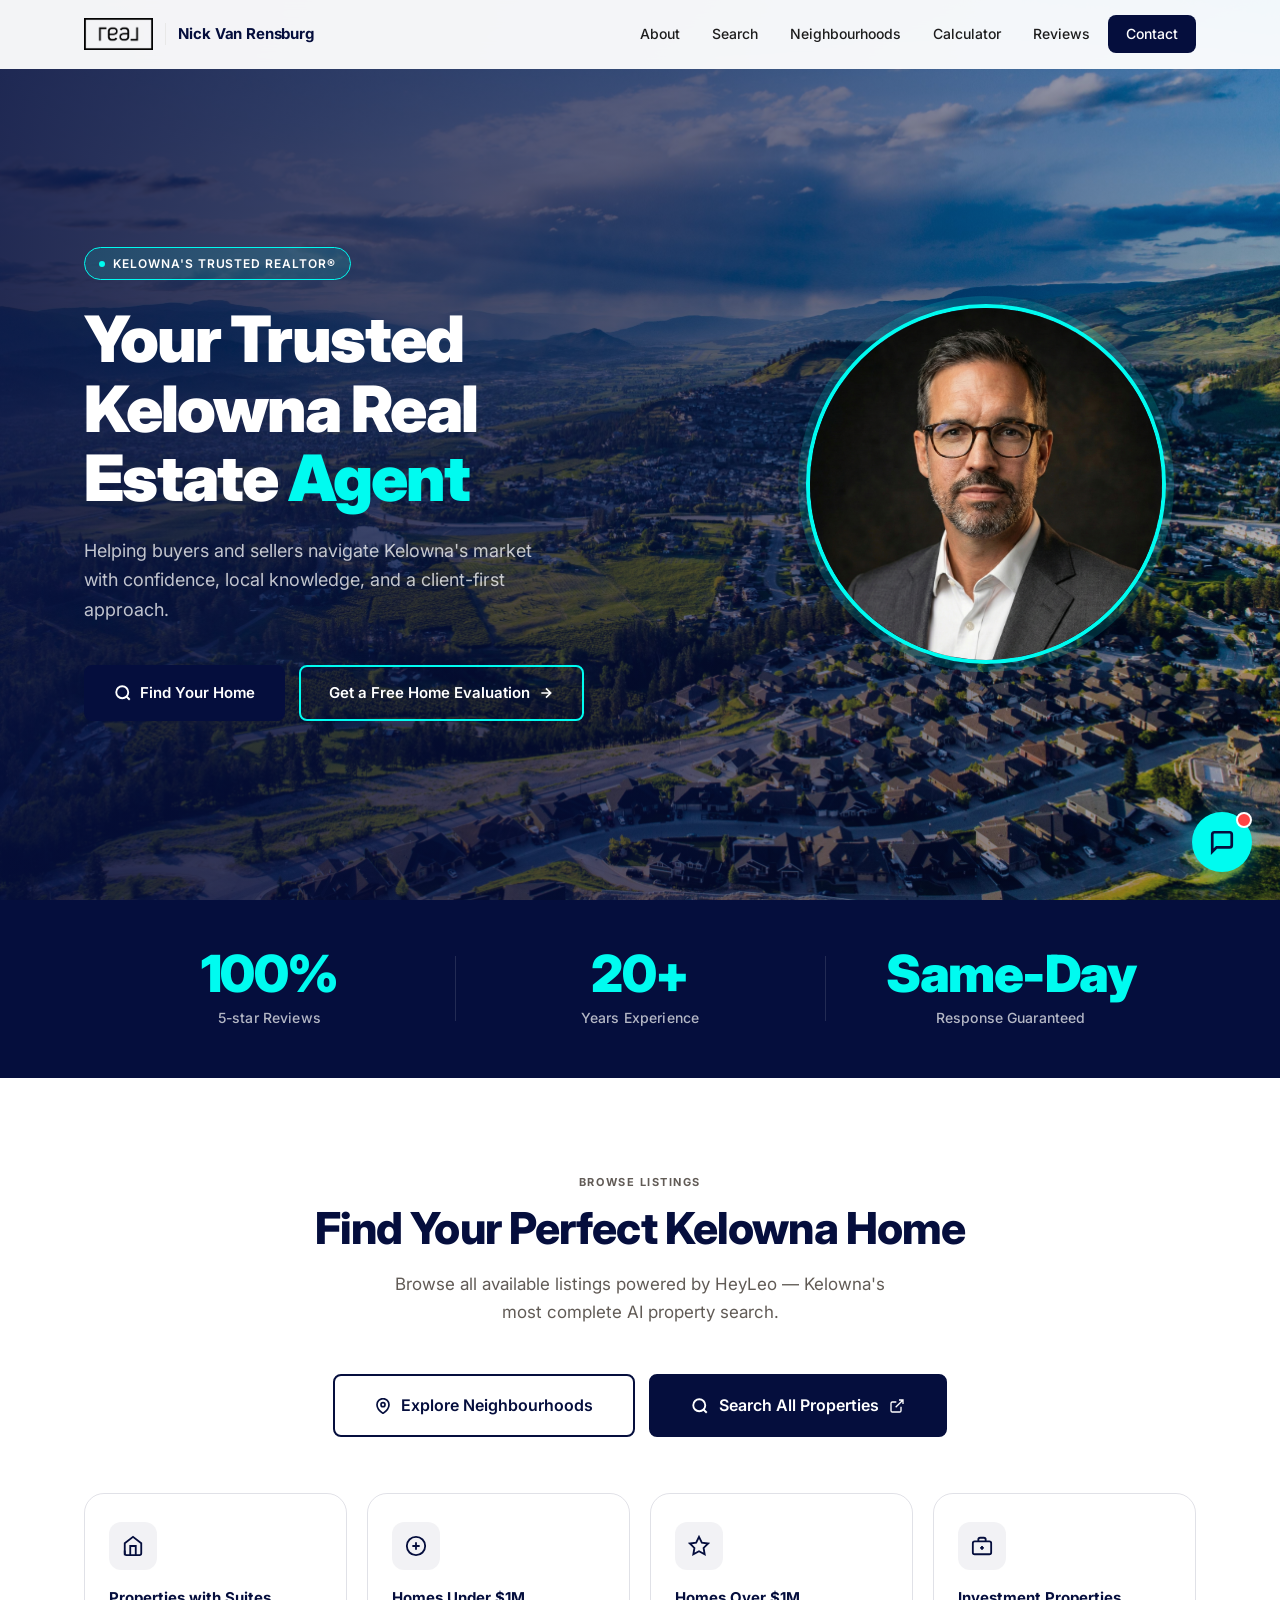
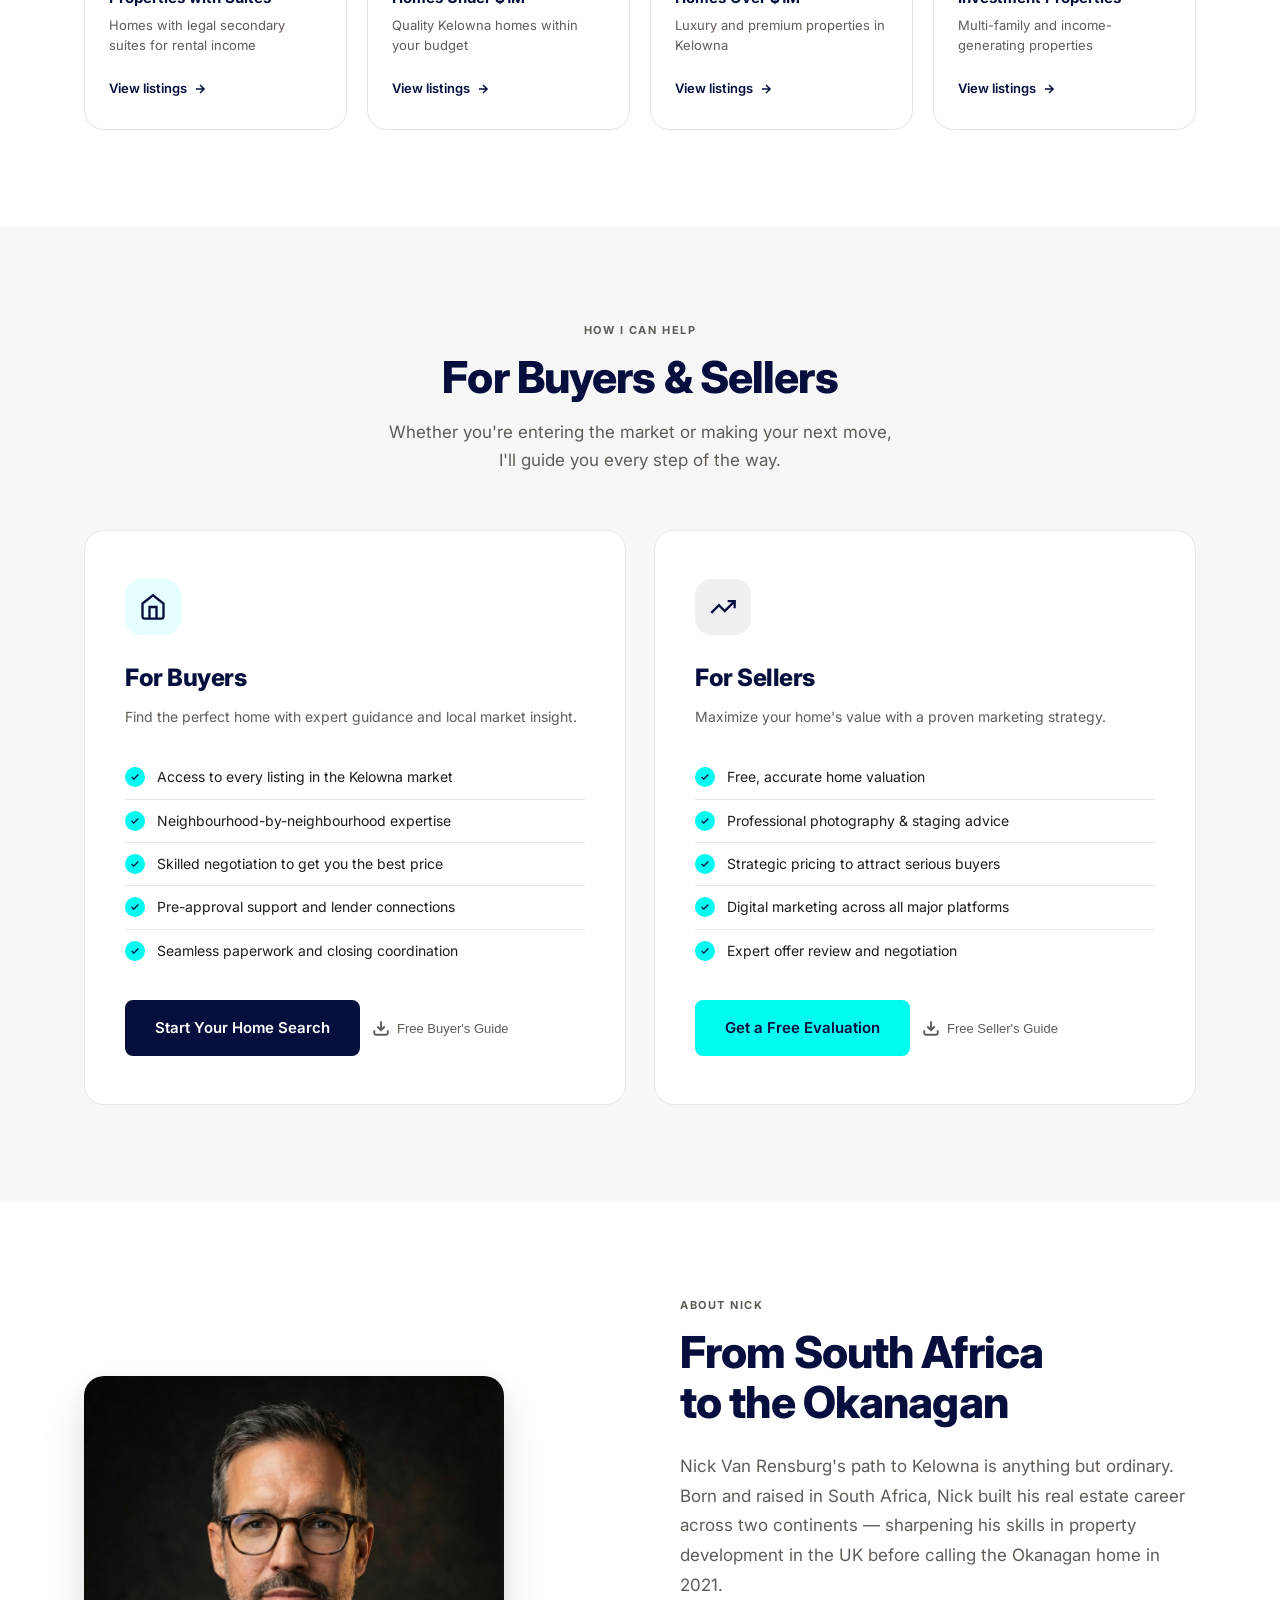
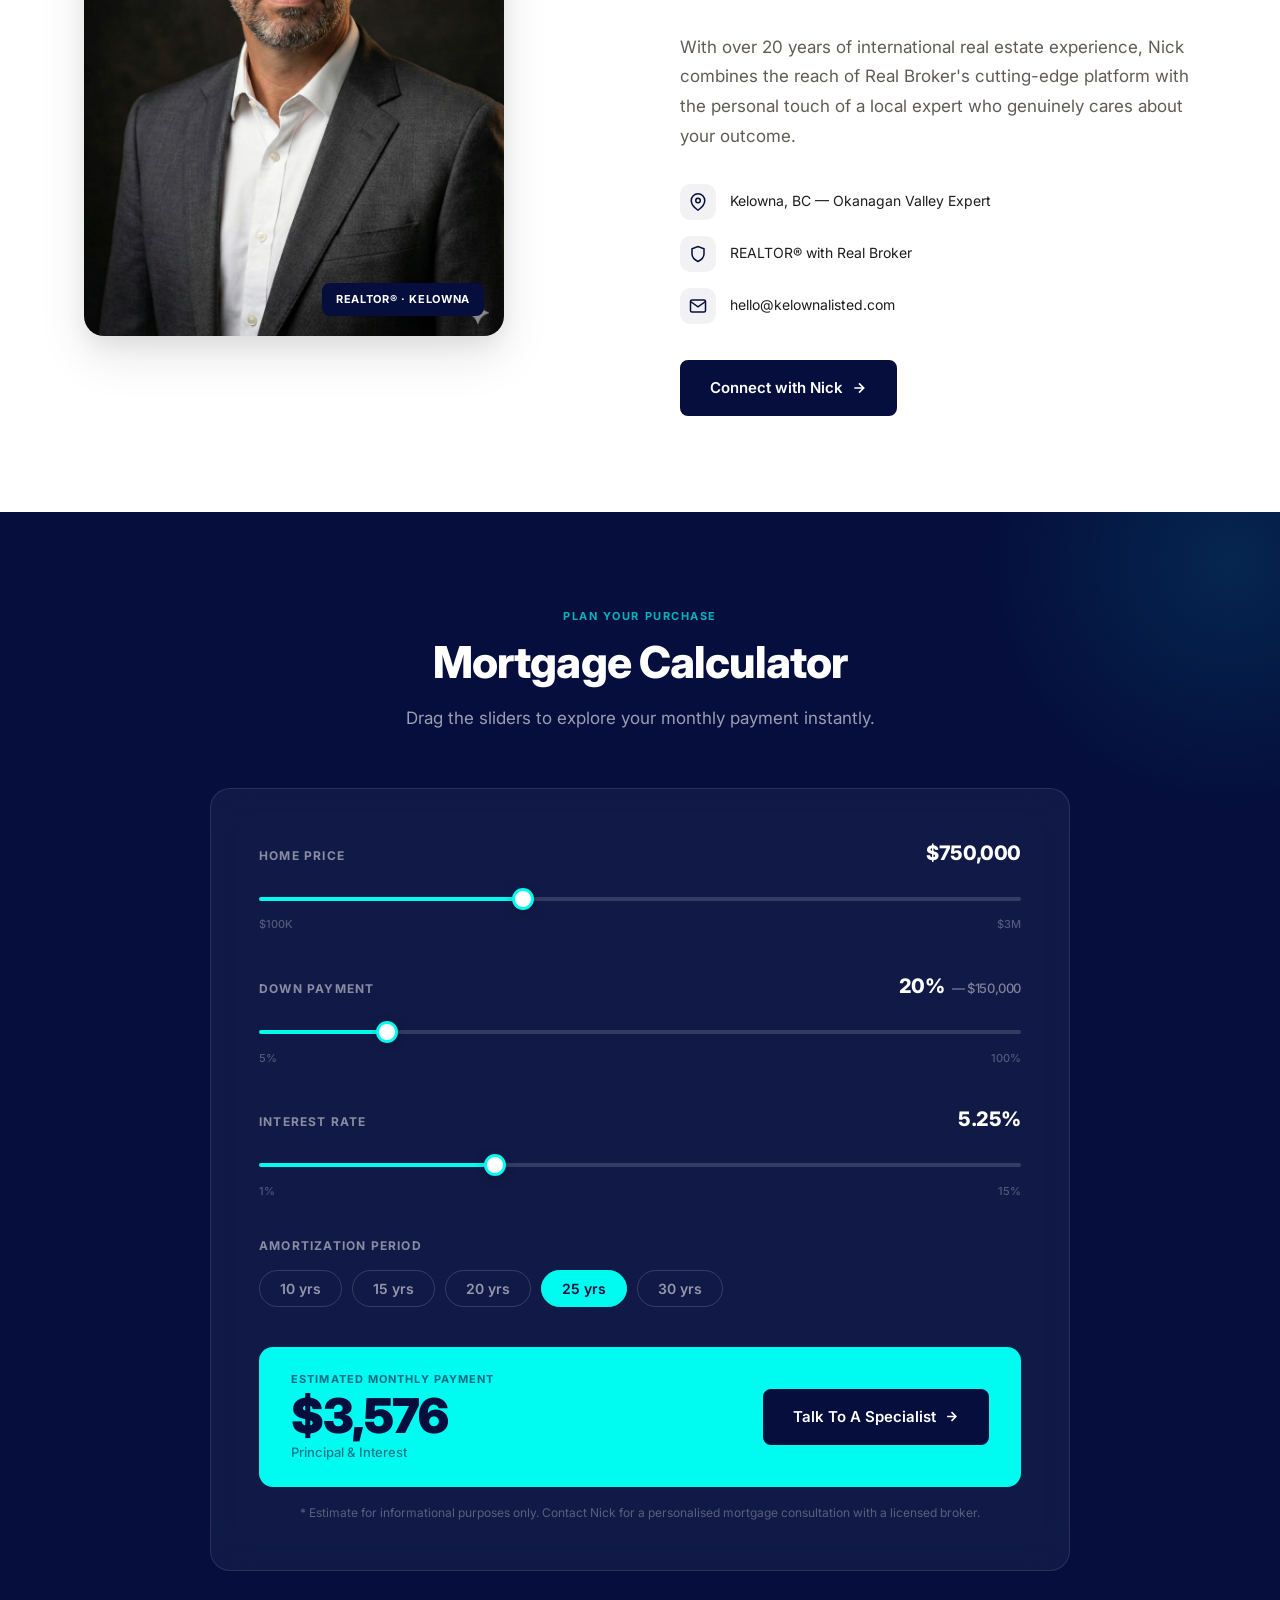
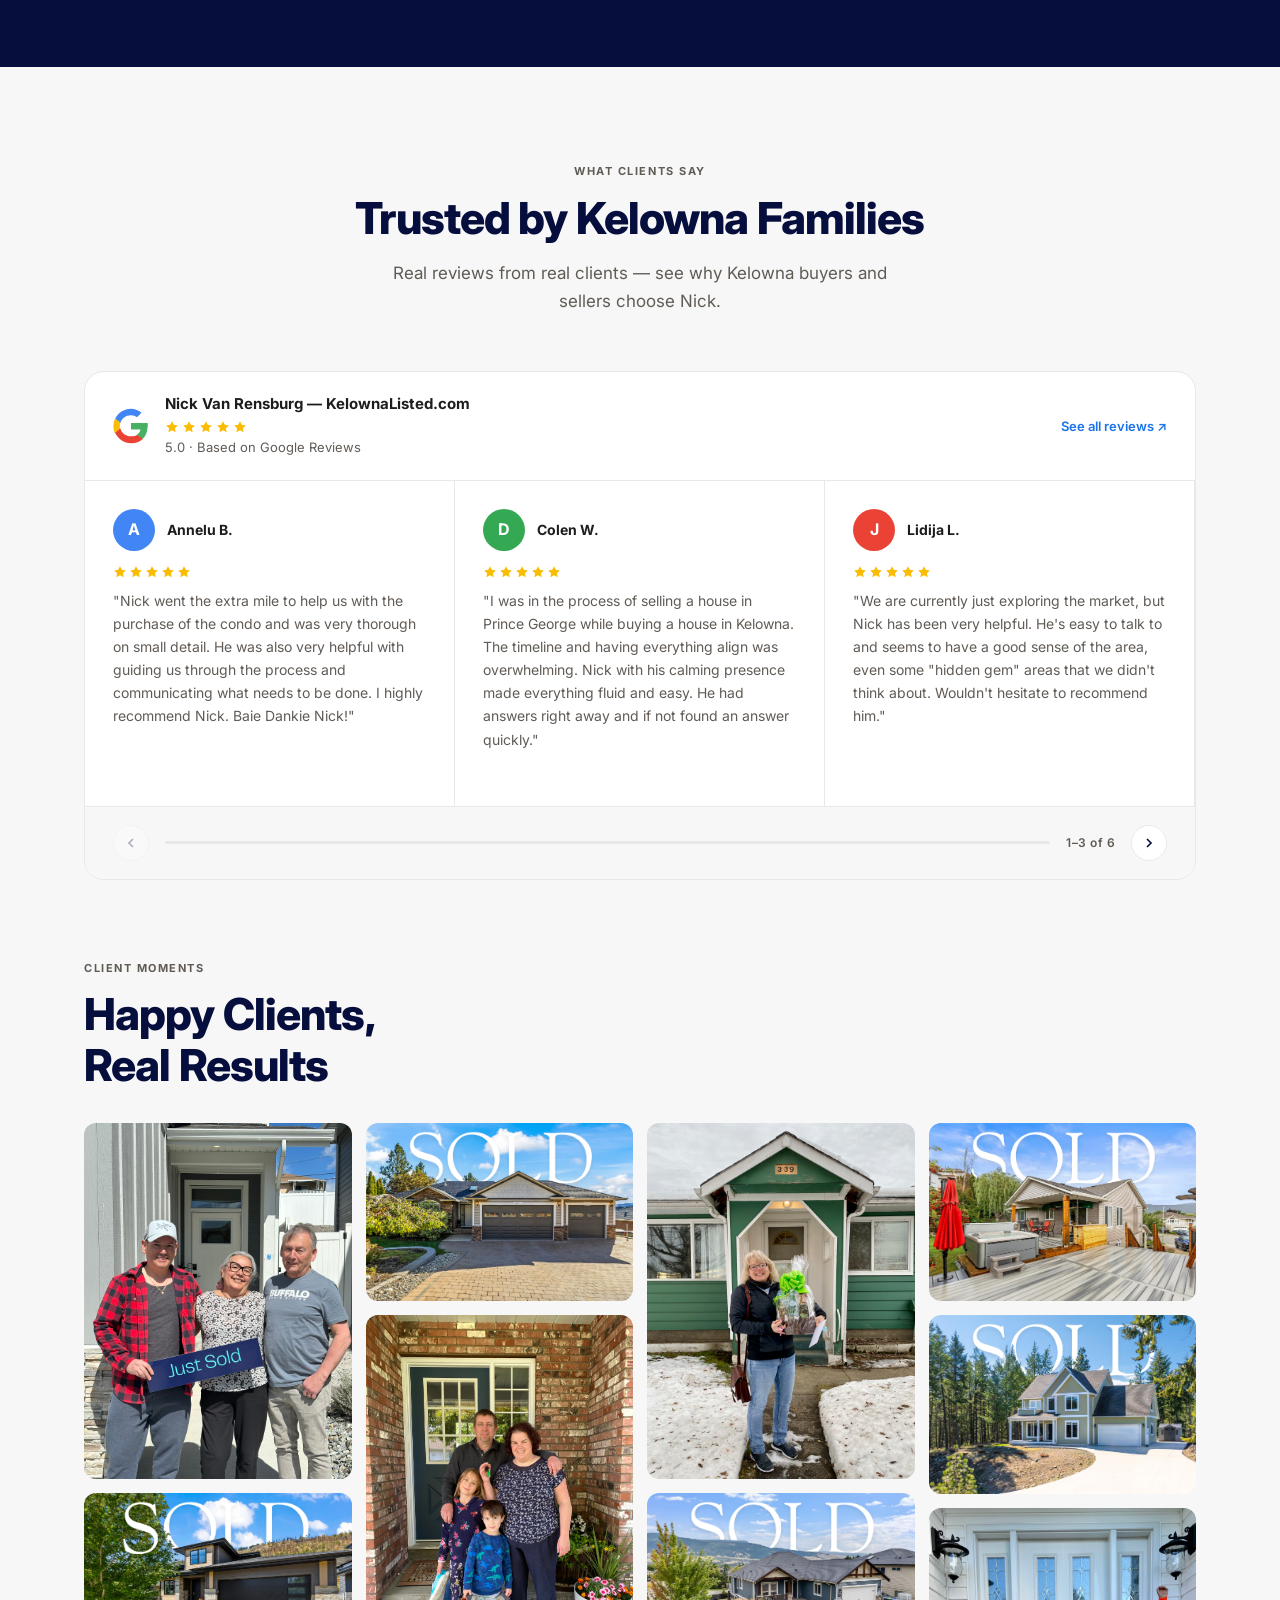
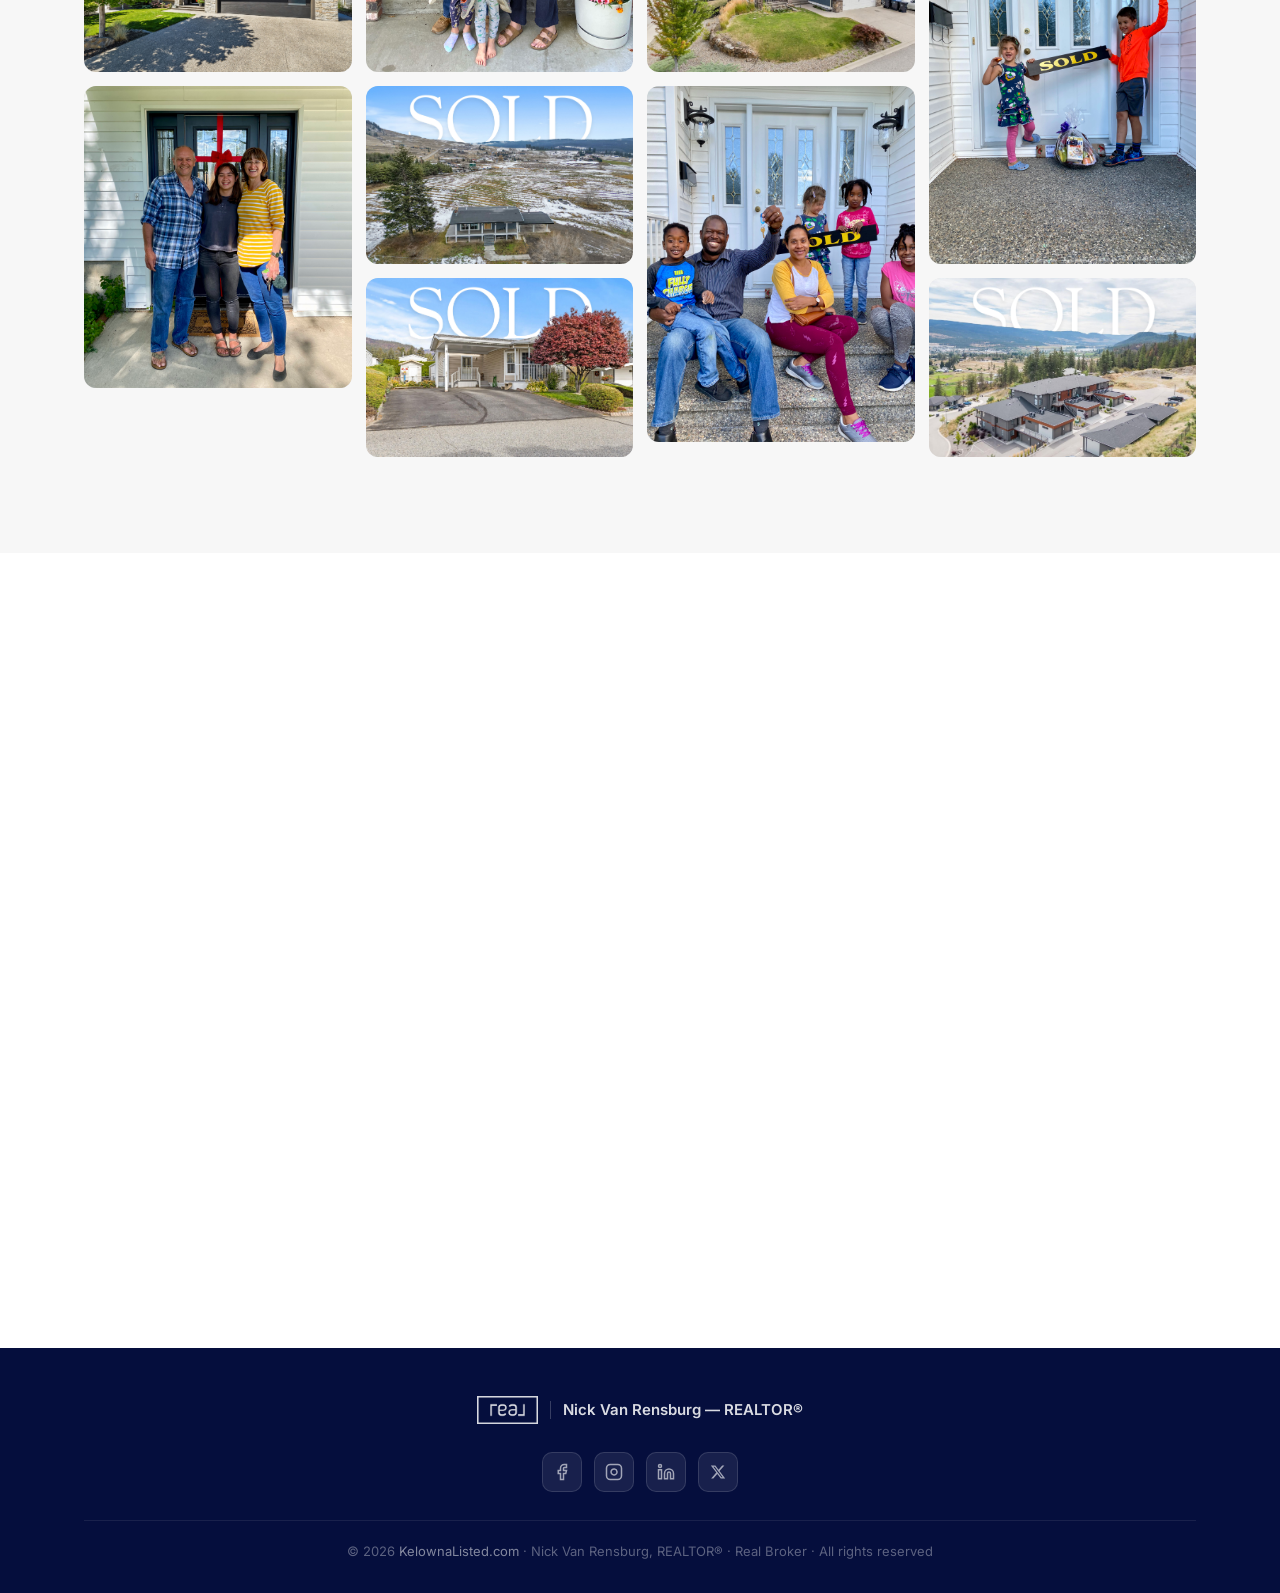
<file: index.html>
<!DOCTYPE html>
<html lang="en">
<head>
  <meta charset="UTF-8" />
  <meta name="viewport" content="width=device-width, initial-scale=1.0" />
  <title>Nick Van Rensburg — Kelowna Real Estate Agent</title>
  <meta name="description" content="Nick Van Rensburg, Kelowna REALTOR® with Real Broker. Helping buyers and sellers navigate Kelowna's real estate market with confidence." />
  <link rel="preconnect" href="https://fonts.googleapis.com" />
  <link rel="preconnect" href="https://fonts.gstatic.com" crossorigin />
  <link href="https://fonts.googleapis.com/css2?family=Inter:wght@300;400;500;600;700;800;900&display=swap" rel="stylesheet" />
  <link rel="stylesheet" href="assets/styles.css" />
</head>
<body>

  <!-- =========================================
       NAVIGATION
  ========================================= -->
  <nav id="navbar">
    <div class="container">
      <div class="nav-inner">
        <a href="#hero" class="nav-brand">
          <img src="assets/Real%20Logo%20Outline%20Black.png" alt="Real Broker" class="nav-logo" />
          <div class="nav-divider"></div>
          <span class="nav-name">Nick Van Rensburg</span>
        </a>

        <div class="nav-links">
          <a href="#about">About</a>
          <a href="#search">Search</a>
          <a href="neighborhoods.html">Neighbourhoods</a>
          <a href="#calculator">Calculator</a>
          <a href="#reviews">Reviews</a>
          <a href="#contact" class="nav-cta">Contact</a>
        </div>

        <button class="hamburger" id="hamburger" aria-label="Open menu">
          <span></span><span></span><span></span>
        </button>
      </div>
    </div>
  </nav>

  <!-- Mobile Menu -->
  <div class="mobile-menu" id="mobileMenu">
    <a href="#about" class="mobile-link">About</a>
    <a href="#search" class="mobile-link">Search</a>
    <a href="neighborhoods.html" class="mobile-link">Neighbourhoods</a>
    <a href="#calculator" class="mobile-link">Calculator</a>
    <a href="#reviews" class="mobile-link">Reviews</a>
    <a href="#contact" class="mobile-link">Contact</a>
  </div>

  <!-- =========================================
       HERO
  ========================================= -->
  <section id="hero">
    <div class="container">
      <div class="hero-inner">
        <div class="hero-content">
          <div class="hero-badge">
            <span class="hero-badge-dot"></span>
            Kelowna's Trusted REALTOR®
          </div>
          <h1 class="hero-title">
            Your Trusted<br />
            Kelowna Real<br />
            Estate <em>Agent</em>
          </h1>
          <p class="hero-sub">
            Helping buyers and sellers navigate Kelowna's market with confidence, local knowledge, and a client-first approach.
          </p>
          <div class="hero-btns">
            <a href="https://heyleo.com/nickvanrensburg" target="_blank" rel="noopener noreferrer" class="btn btn-cobalt">
              <svg width="18" height="18" viewBox="0 0 24 24" fill="none" stroke="currentColor" stroke-width="2.5"><circle cx="11" cy="11" r="8"/><path d="m21 21-4.35-4.35"/></svg>
              Find Your Home
            </a>
            <a href="#contact" class="btn btn-aqua-outline">
              Get a Free Home Evaluation
              <svg width="16" height="16" viewBox="0 0 24 24" fill="none" stroke="currentColor" stroke-width="2.5"><path d="M5 12h14M12 5l7 7-7 7"/></svg>
            </a>
          </div>
        </div>

        <div class="hero-photo-wrap">
          <div class="hero-photo">
            <img src="assets/Profile_04.png" alt="Nick Van Rensburg — Kelowna REALTOR®" />
          </div>
        </div>
      </div>
    </div>
  </section>

  <!-- =========================================
       TRUST BAR
  ========================================= -->
  <section id="trust">
    <div class="container">
      <div class="trust-grid">
        <div class="trust-item fade-up">
          <div class="trust-number">100%</div>
          <div class="trust-label">5-star Reviews</div>
        </div>
        <div class="trust-item fade-up fade-up-delay-1">
          <div class="trust-number">20+</div>
          <div class="trust-label">Years Experience</div>
        </div>
        <div class="trust-item fade-up fade-up-delay-2">
          <div class="trust-number">Same-Day</div>
          <div class="trust-label">Response Guaranteed</div>
        </div>
      </div>
    </div>
  </section>

  <!-- =========================================
       PROPERTY SEARCH
  ========================================= -->
  <section id="search">
    <div class="container">
      <div class="search-header fade-up">
        <div class="section-label">Browse Listings</div>
        <h2 class="section-title">Find Your Perfect Kelowna Home</h2>
        <p class="section-sub">Browse all available listings powered by HeyLeo — Kelowna's most complete AI property search.</p>
      </div>

      <div class="search-main-btn fade-up" style="gap:14px;flex-wrap:wrap;">
        <a href="neighborhoods.html" class="btn btn-aqua-outline" style="color:var(--cobalt);border-color:var(--cobalt);">
          <svg width="16" height="16" viewBox="0 0 24 24" fill="none" stroke="currentColor" stroke-width="2.5"><path d="M21 10c0 7-9 13-9 13s-9-6-9-13a9 9 0 0118 0z"/><circle cx="12" cy="10" r="3"/></svg>
          Explore Neighbourhoods
        </a>
        <a href="https://heyleo.com" target="_blank" rel="noopener noreferrer" class="btn btn-cobalt">
          <svg width="18" height="18" viewBox="0 0 24 24" fill="none" stroke="currentColor" stroke-width="2.5"><circle cx="11" cy="11" r="8"/><path d="m21 21-4.35-4.35"/></svg>
          Search All Properties
          <svg width="16" height="16" viewBox="0 0 24 24" fill="none" stroke="currentColor" stroke-width="2"><path d="M18 13v6a2 2 0 01-2 2H5a2 2 0 01-2-2V8a2 2 0 012-2h6M15 3h6v6M10 14L21 3"/></svg>
        </a>
      </div>

      <div class="search-cards">
        <a href="https://heyleo.com" target="_blank" rel="noopener noreferrer" class="search-card fade-up">
          <div class="search-card-icon">
            <svg width="22" height="22" viewBox="0 0 24 24" fill="none" stroke="#050E3D" stroke-width="2">
              <path d="M3 9l9-7 9 7v11a2 2 0 01-2 2H5a2 2 0 01-2-2z"/>
              <polyline points="9 22 9 12 15 12 15 22"/>
              <line x1="3" y1="17" x2="3" y2="22"/>
            </svg>
          </div>
          <div class="search-card-title">Properties with Suites</div>
          <div class="search-card-desc">Homes with legal secondary suites for rental income</div>
          <span class="search-card-link">
            View listings
            <svg width="14" height="14" viewBox="0 0 24 24" fill="none" stroke="currentColor" stroke-width="2.5"><path d="M5 12h14M12 5l7 7-7 7"/></svg>
          </span>
        </a>

        <a href="https://heyleo.com/search?city=Kelowna&state=BC&homeType=SINGLE_FAMILY&maxPrice=1000000" target="_blank" rel="noopener noreferrer" class="search-card fade-up fade-up-delay-1">
          <div class="search-card-icon">
            <svg width="22" height="22" viewBox="0 0 24 24" fill="none" stroke="#050E3D" stroke-width="2">
              <circle cx="12" cy="12" r="10"/>
              <line x1="12" y1="8" x2="12" y2="16"/>
              <line x1="8" y1="12" x2="16" y2="12"/>
            </svg>
          </div>
          <div class="search-card-title">Homes Under $1M</div>
          <div class="search-card-desc">Quality Kelowna homes within your budget</div>
          <span class="search-card-link">
            View listings
            <svg width="14" height="14" viewBox="0 0 24 24" fill="none" stroke="currentColor" stroke-width="2.5"><path d="M5 12h14M12 5l7 7-7 7"/></svg>
          </span>
        </a>

        <a href="https://heyleo.com/search?city=Kelowna&state=BC&homeType=SINGLE_FAMILY&minPrice=1000000" target="_blank" rel="noopener noreferrer" class="search-card fade-up fade-up-delay-2">
          <div class="search-card-icon">
            <svg width="22" height="22" viewBox="0 0 24 24" fill="none" stroke="#050E3D" stroke-width="2">
              <polygon points="12 2 15.09 8.26 22 9.27 17 14.14 18.18 21.02 12 17.77 5.82 21.02 7 14.14 2 9.27 8.91 8.26 12 2"/>
            </svg>
          </div>
          <div class="search-card-title">Homes Over $1M</div>
          <div class="search-card-desc">Luxury and premium properties in Kelowna</div>
          <span class="search-card-link">
            View listings
            <svg width="14" height="14" viewBox="0 0 24 24" fill="none" stroke="currentColor" stroke-width="2.5"><path d="M5 12h14M12 5l7 7-7 7"/></svg>
          </span>
        </a>

        <a href="https://heyleo.com" target="_blank" rel="noopener noreferrer" class="search-card fade-up fade-up-delay-3">
          <div class="search-card-icon">
            <svg width="22" height="22" viewBox="0 0 24 24" fill="none" stroke="#050E3D" stroke-width="2">
              <rect x="2" y="7" width="20" height="14" rx="2"/>
              <path d="M16 7V5a2 2 0 00-2-2h-4a2 2 0 00-2 2v2"/>
              <line x1="12" y1="12" x2="12" y2="16"/>
              <line x1="10" y1="14" x2="14" y2="14"/>
            </svg>
          </div>
          <div class="search-card-title">Investment Properties</div>
          <div class="search-card-desc">Multi-family and income-generating properties</div>
          <span class="search-card-link">
            View listings
            <svg width="14" height="14" viewBox="0 0 24 24" fill="none" stroke="currentColor" stroke-width="2.5"><path d="M5 12h14M12 5l7 7-7 7"/></svg>
          </span>
        </a>
      </div>
    </div>
  </section>

  <!-- =========================================
       BUYERS & SELLERS
  ========================================= -->
  <section id="services">
    <div class="container">
      <div class="services-header fade-up">
        <div class="section-label">How I Can Help</div>
        <h2 class="section-title">For Buyers &amp; Sellers</h2>
        <p class="section-sub">Whether you're entering the market or making your next move, I'll guide you every step of the way.</p>
      </div>

      <div class="services-grid">
        <div class="service-card fade-up">
          <div class="service-icon service-icon-buyers">
            <svg width="28" height="28" viewBox="0 0 24 24" fill="none" stroke="#050E3D" stroke-width="2">
              <path d="M3 9l9-7 9 7v11a2 2 0 01-2 2H5a2 2 0 01-2-2z"/>
              <polyline points="9 22 9 12 15 12 15 22"/>
            </svg>
          </div>
          <div class="service-title">For Buyers</div>
          <div class="service-sub">Find the perfect home with expert guidance and local market insight.</div>
          <ul class="service-list">
            <li>
              <span class="service-check"><svg width="10" height="10" viewBox="0 0 24 24" fill="none" stroke="#050E3D" stroke-width="3"><path d="M20 6L9 17l-5-5"/></svg></span>
              Access to every listing in the Kelowna market
            </li>
            <li>
              <span class="service-check"><svg width="10" height="10" viewBox="0 0 24 24" fill="none" stroke="#050E3D" stroke-width="3"><path d="M20 6L9 17l-5-5"/></svg></span>
              Neighbourhood-by-neighbourhood expertise
            </li>
            <li>
              <span class="service-check"><svg width="10" height="10" viewBox="0 0 24 24" fill="none" stroke="#050E3D" stroke-width="3"><path d="M20 6L9 17l-5-5"/></svg></span>
              Skilled negotiation to get you the best price
            </li>
            <li>
              <span class="service-check"><svg width="10" height="10" viewBox="0 0 24 24" fill="none" stroke="#050E3D" stroke-width="3"><path d="M20 6L9 17l-5-5"/></svg></span>
              Pre-approval support and lender connections
            </li>
            <li>
              <span class="service-check"><svg width="10" height="10" viewBox="0 0 24 24" fill="none" stroke="#050E3D" stroke-width="3"><path d="M20 6L9 17l-5-5"/></svg></span>
              Seamless paperwork and closing coordination
            </li>
          </ul>
          <div class="service-btns">
            <a href="#contact" class="btn btn-cobalt">Start Your Home Search</a>
            <button class="guide-icon-btn guide-btn" data-title="Buyer's Guide" data-file="assets/buyers-guide.pdf" aria-label="Download Free Buyer's Guide">
              <svg width="18" height="18" viewBox="0 0 24 24" fill="none" stroke="currentColor" stroke-width="2.5"><path d="M21 15v4a2 2 0 01-2 2H5a2 2 0 01-2-2v-4"/><polyline points="7 10 12 15 17 10"/><line x1="12" y1="15" x2="12" y2="3"/></svg>
              <span class="guide-label">Free Buyer's Guide</span>
            </button>
          </div>
        </div>

        <div class="service-card fade-up fade-up-delay-1">
          <div class="service-icon service-icon-sellers">
            <svg width="28" height="28" viewBox="0 0 24 24" fill="none" stroke="#050E3D" stroke-width="2">
              <polyline points="22 7 13.5 15.5 8.5 10.5 2 17"/>
              <polyline points="16 7 22 7 22 13"/>
            </svg>
          </div>
          <div class="service-title">For Sellers</div>
          <div class="service-sub">Maximize your home's value with a proven marketing strategy.</div>
          <ul class="service-list">
            <li>
              <span class="service-check"><svg width="10" height="10" viewBox="0 0 24 24" fill="none" stroke="#050E3D" stroke-width="3"><path d="M20 6L9 17l-5-5"/></svg></span>
              Free, accurate home valuation
            </li>
            <li>
              <span class="service-check"><svg width="10" height="10" viewBox="0 0 24 24" fill="none" stroke="#050E3D" stroke-width="3"><path d="M20 6L9 17l-5-5"/></svg></span>
              Professional photography &amp; staging advice
            </li>
            <li>
              <span class="service-check"><svg width="10" height="10" viewBox="0 0 24 24" fill="none" stroke="#050E3D" stroke-width="3"><path d="M20 6L9 17l-5-5"/></svg></span>
              Strategic pricing to attract serious buyers
            </li>
            <li>
              <span class="service-check"><svg width="10" height="10" viewBox="0 0 24 24" fill="none" stroke="#050E3D" stroke-width="3"><path d="M20 6L9 17l-5-5"/></svg></span>
              Digital marketing across all major platforms
            </li>
            <li>
              <span class="service-check"><svg width="10" height="10" viewBox="0 0 24 24" fill="none" stroke="#050E3D" stroke-width="3"><path d="M20 6L9 17l-5-5"/></svg></span>
              Expert offer review and negotiation
            </li>
          </ul>
          <div class="service-btns">
            <a href="#contact" class="btn btn-aqua">Get a Free Evaluation</a>
            <button class="guide-icon-btn guide-btn" data-title="Seller's Guide" data-file="assets/real-sellers-guide.pdf" aria-label="Download Free Seller's Guide">
              <svg width="18" height="18" viewBox="0 0 24 24" fill="none" stroke="currentColor" stroke-width="2.5"><path d="M21 15v4a2 2 0 01-2 2H5a2 2 0 01-2-2v-4"/><polyline points="7 10 12 15 17 10"/><line x1="12" y1="15" x2="12" y2="3"/></svg>
              <span class="guide-label">Free Seller's Guide</span>
            </button>
          </div>
        </div>
      </div>
    </div>
  </section>

  <!-- =========================================
       ABOUT
  ========================================= -->
  <section id="about">
    <div class="container">
      <div class="about-inner">
        <div class="about-photo fade-up">
          <img src="assets/Profile_04.png" alt="Nick Van Rensburg — Kelowna REALTOR®" />
          <div class="about-photo-corner">REALTOR® · Kelowna</div>
        </div>

        <div class="about-content fade-up fade-up-delay-1">
          <div class="section-label">About Nick</div>
          <h2 class="section-title">From South Africa<br/>to the Okanagan</h2>
          <p class="about-bio">
            Nick Van Rensburg's path to Kelowna is anything but ordinary. Born and raised in South Africa, Nick built his real estate career across two continents — sharpening his skills in property development in the UK before calling the Okanagan home in 2021.
          </p>
          <p class="about-bio">
            With over 20 years of international real estate experience, Nick combines the reach of Real Broker's cutting-edge platform with the personal touch of a local expert who genuinely cares about your outcome.
          </p>

          <div class="about-detail">
            <div class="about-detail-item">
              <div class="about-detail-icon">
                <svg width="18" height="18" viewBox="0 0 24 24" fill="none" stroke="#050E3D" stroke-width="2"><path d="M21 10c0 7-9 13-9 13s-9-6-9-13a9 9 0 0118 0z"/><circle cx="12" cy="10" r="3"/></svg>
              </div>
              <span>Kelowna, BC — Okanagan Valley Expert</span>
            </div>
            <div class="about-detail-item">
              <div class="about-detail-icon">
                <svg width="18" height="18" viewBox="0 0 24 24" fill="none" stroke="#050E3D" stroke-width="2"><path d="M12 22s8-4 8-10V5l-8-3-8 3v7c0 6 8 10 8 10z"/></svg>
              </div>
              <span>REALTOR® with Real Broker</span>
            </div>
            <div class="about-detail-item">
              <div class="about-detail-icon">
                <svg width="18" height="18" viewBox="0 0 24 24" fill="none" stroke="#050E3D" stroke-width="2"><path d="M4 4h16c1.1 0 2 .9 2 2v12c0 1.1-.9 2-2 2H4c-1.1 0-2-.9-2-2V6c0-1.1.9-2 2-2z"/><polyline points="22,6 12,13 2,6"/></svg>
              </div>
              <span>hello@kelownalisted.com</span>
            </div>
          </div>

          <a href="#contact" class="btn btn-cobalt">
            Connect with Nick
            <svg width="16" height="16" viewBox="0 0 24 24" fill="none" stroke="currentColor" stroke-width="2.5"><path d="M5 12h14M12 5l7 7-7 7"/></svg>
          </a>
        </div>
      </div>
    </div>
  </section>

  <!-- =========================================
       MORTGAGE CALCULATOR
  ========================================= -->
  <section id="calculator">
    <div class="container">
      <div class="calc-header fade-up">
        <div class="section-label">Plan Your Purchase</div>
        <h2 class="section-title">Mortgage Calculator</h2>
        <p class="section-sub">Drag the sliders to explore your monthly payment instantly.</p>
      </div>

      <div class="calc-card fade-up">
        <div class="calc-sliders">

          <!-- Home Price -->
          <div class="calc-slider-row">
            <div class="calc-slider-header">
              <span class="calc-slider-label">Home Price</span>
              <span class="calc-slider-value" id="homePriceVal">$750,000</span>
            </div>
            <input type="range" id="homePrice"
              min="100000" max="2000000" step="5000" value="750000" />
            <div class="calc-slider-range">
              <span>$100K</span><span>$3M</span>
            </div>
          </div>

          <!-- Down Payment -->
          <div class="calc-slider-row">
            <div class="calc-slider-header">
              <span class="calc-slider-label">Down Payment</span>
              <span class="calc-slider-value" id="downPaymentVal">20% <span id="downPaymentDollar">— $150,000</span></span>
            </div>
            <input type="range" id="downPayment"
              min="5" max="100" step="1" value="20" />
            <div class="calc-slider-range">
              <span>5%</span><span>100%</span>
            </div>
          </div>

          <!-- Interest Rate -->
          <div class="calc-slider-row">
            <div class="calc-slider-header">
              <span class="calc-slider-label">Interest Rate</span>
              <span class="calc-slider-value" id="interestRateVal">5.25%</span>
            </div>
            <input type="range" id="interestRate"
              min="1" max="15" step="0.05" value="5.25" />
            <div class="calc-slider-range">
              <span>1%</span><span>15%</span>
            </div>
          </div>

          <!-- Amortization pills -->
          <div>
            <div class="calc-amort-label">Amortization Period</div>
            <div class="calc-amort-pills">
              <button class="calc-amort-pill" data-years="10">10 yrs</button>
              <button class="calc-amort-pill" data-years="15">15 yrs</button>
              <button class="calc-amort-pill" data-years="20">20 yrs</button>
              <button class="calc-amort-pill active" data-years="25">25 yrs</button>
              <button class="calc-amort-pill" data-years="30">30 yrs</button>
            </div>
          </div>

        </div>

        <!-- Result bar -->
        <div class="calc-result">
          <div class="calc-result-left">
            <div class="calc-result-label">Estimated Monthly Payment</div>
            <div class="calc-result-amount" id="monthlyPayment">$3,214</div>
            <div class="calc-result-per">Principal &amp; Interest</div>
          </div>
          <a href="#contact" class="btn btn-cobalt">
            Talk To A Specialist
            <svg width="15" height="15" viewBox="0 0 24 24" fill="none" stroke="currentColor" stroke-width="2.5"><path d="M5 12h14M12 5l7 7-7 7"/></svg>
          </a>
        </div>

        <p class="calc-note">
          * Estimate for informational purposes only. Contact Nick for a personalised mortgage consultation with a licensed broker.
        </p>
      </div>
    </div>
  </section>

  <!-- =========================================
       REVIEWS & PHOTO WALL
  ========================================= -->
  <section id="reviews">
    <div class="container">

      <!-- Google Reviews -->
      <div class="reviews-header fade-up">
        <div class="section-label">What Clients Say</div>
        <h2 class="section-title">Trusted by Kelowna Families</h2>
        <p class="section-sub">Real reviews from real clients — see why Kelowna buyers and sellers choose Nick.</p>
      </div>

      <div class="google-reviews-wrap fade-up">
        <div class="google-reviews-bar">
          <!-- Google G logo -->
          <svg class="google-g" viewBox="0 0 48 48" xmlns="http://www.w3.org/2000/svg">
            <path fill="#4285F4" d="M24 9.5c3.1 0 5.8 1.1 8 2.9l6-6A23.5 23.5 0 0 0 24 1C14.6 1 6.6 6.6 2.8 14.6l7 5.4C11.5 13.9 17.2 9.5 24 9.5z"/>
            <path fill="#34A853" d="M46.5 24.5c0-1.6-.1-3.1-.4-4.5H24v8.5h12.7c-.6 3-2.3 5.5-4.8 7.2l7.4 5.7c4.3-4 6.8-9.9 6.8-16.9z" opacity=".9"/>
            <path fill="#FBBC05" d="M9.8 28.6A14.4 14.4 0 0 1 9 24c0-1.6.3-3.2.8-4.6l-7-5.4A23.5 23.5 0 0 0 .5 24c0 3.8.9 7.4 2.5 10.5l6.8-5.9z"/>
            <path fill="#EA4335" d="M24 47c6.5 0 11.9-2.1 15.9-5.8l-7.4-5.7c-2.1 1.4-4.7 2.2-8.5 2.2-6.8 0-12.5-4.4-14.2-10.5l-6.8 5.9C6.6 41.4 14.6 47 24 47z"/>
          </svg>
          <div class="google-reviews-meta">
            <strong>Nick Van Rensburg — KelownaListed.com</strong>
            <div class="google-stars-bar">
              <svg width="14" height="14" viewBox="0 0 24 24" fill="currentColor"><polygon points="12 2 15.09 8.26 22 9.27 17 14.14 18.18 21.02 12 17.77 5.82 21.02 7 14.14 2 9.27 8.91 8.26 12 2"/></svg>
              <svg width="14" height="14" viewBox="0 0 24 24" fill="currentColor"><polygon points="12 2 15.09 8.26 22 9.27 17 14.14 18.18 21.02 12 17.77 5.82 21.02 7 14.14 2 9.27 8.91 8.26 12 2"/></svg>
              <svg width="14" height="14" viewBox="0 0 24 24" fill="currentColor"><polygon points="12 2 15.09 8.26 22 9.27 17 14.14 18.18 21.02 12 17.77 5.82 21.02 7 14.14 2 9.27 8.91 8.26 12 2"/></svg>
              <svg width="14" height="14" viewBox="0 0 24 24" fill="currentColor"><polygon points="12 2 15.09 8.26 22 9.27 17 14.14 18.18 21.02 12 17.77 5.82 21.02 7 14.14 2 9.27 8.91 8.26 12 2"/></svg>
              <svg width="14" height="14" viewBox="0 0 24 24" fill="currentColor"><polygon points="12 2 15.09 8.26 22 9.27 17 14.14 18.18 21.02 12 17.77 5.82 21.02 7 14.14 2 9.27 8.91 8.26 12 2"/></svg>
            </div>
            <span>5.0 · Based on Google Reviews</span>
          </div>
          <a href="https://share.google/a4ZuI57rDdOg0ebNl" target="_blank" rel="noopener noreferrer" class="google-reviews-link">
            See all reviews ↗
          </a>
        </div>

        <!-- Carousel — 10 reviews, 3 visible at a time -->
        <div class="reviews-carousel">
          <div class="reviews-track-outer">
            <div class="reviews-track" id="reviewsTrack">

              <div class="review-card">
                <div class="review-card-top">
                  <div class="review-avatar review-avatar-1">A</div>
                  <div class="review-meta"><strong>Annelu B.</strong><span></span></div>
                </div>
                <div class="review-stars">
                  <svg width="14" height="14" viewBox="0 0 24 24" fill="currentColor"><polygon points="12 2 15.09 8.26 22 9.27 17 14.14 18.18 21.02 12 17.77 5.82 21.02 7 14.14 2 9.27 8.91 8.26 12 2"/></svg>
                  <svg width="14" height="14" viewBox="0 0 24 24" fill="currentColor"><polygon points="12 2 15.09 8.26 22 9.27 17 14.14 18.18 21.02 12 17.77 5.82 21.02 7 14.14 2 9.27 8.91 8.26 12 2"/></svg>
                  <svg width="14" height="14" viewBox="0 0 24 24" fill="currentColor"><polygon points="12 2 15.09 8.26 22 9.27 17 14.14 18.18 21.02 12 17.77 5.82 21.02 7 14.14 2 9.27 8.91 8.26 12 2"/></svg>
                  <svg width="14" height="14" viewBox="0 0 24 24" fill="currentColor"><polygon points="12 2 15.09 8.26 22 9.27 17 14.14 18.18 21.02 12 17.77 5.82 21.02 7 14.14 2 9.27 8.91 8.26 12 2"/></svg>
                  <svg width="14" height="14" viewBox="0 0 24 24" fill="currentColor"><polygon points="12 2 15.09 8.26 22 9.27 17 14.14 18.18 21.02 12 17.77 5.82 21.02 7 14.14 2 9.27 8.91 8.26 12 2"/></svg>
                </div>
                <p class="review-text">"Nick went the extra mile to help us with the purchase of the condo and was very thorough on small detail. He was also very helpful with guiding us through the process and communicating what needs to be done. I highly recommend Nick. Baie Dankie Nick!"</p>
              </div>

              <div class="review-card">
                <div class="review-card-top">
                  <div class="review-avatar review-avatar-2">D</div>
                  <div class="review-meta"><strong>Colen W.</strong><span></span></div>
                </div>
                <div class="review-stars">
                  <svg width="14" height="14" viewBox="0 0 24 24" fill="currentColor"><polygon points="12 2 15.09 8.26 22 9.27 17 14.14 18.18 21.02 12 17.77 5.82 21.02 7 14.14 2 9.27 8.91 8.26 12 2"/></svg>
                  <svg width="14" height="14" viewBox="0 0 24 24" fill="currentColor"><polygon points="12 2 15.09 8.26 22 9.27 17 14.14 18.18 21.02 12 17.77 5.82 21.02 7 14.14 2 9.27 8.91 8.26 12 2"/></svg>
                  <svg width="14" height="14" viewBox="0 0 24 24" fill="currentColor"><polygon points="12 2 15.09 8.26 22 9.27 17 14.14 18.18 21.02 12 17.77 5.82 21.02 7 14.14 2 9.27 8.91 8.26 12 2"/></svg>
                  <svg width="14" height="14" viewBox="0 0 24 24" fill="currentColor"><polygon points="12 2 15.09 8.26 22 9.27 17 14.14 18.18 21.02 12 17.77 5.82 21.02 7 14.14 2 9.27 8.91 8.26 12 2"/></svg>
                  <svg width="14" height="14" viewBox="0 0 24 24" fill="currentColor"><polygon points="12 2 15.09 8.26 22 9.27 17 14.14 18.18 21.02 12 17.77 5.82 21.02 7 14.14 2 9.27 8.91 8.26 12 2"/></svg>
                </div>
                <p class="review-text">"I was in the process of selling a house in Prince George while buying a house in Kelowna. The timeline and having everything align was overwhelming. Nick with his calming presence made everything fluid and easy. He had answers right away and if not found an answer quickly."</p>
              </div>

              <div class="review-card">
                <div class="review-card-top">
                  <div class="review-avatar review-avatar-3">J</div>
                  <div class="review-meta"><strong>Lidija L.</strong><span></span></div>
                </div>
                <div class="review-stars">
                  <svg width="14" height="14" viewBox="0 0 24 24" fill="currentColor"><polygon points="12 2 15.09 8.26 22 9.27 17 14.14 18.18 21.02 12 17.77 5.82 21.02 7 14.14 2 9.27 8.91 8.26 12 2"/></svg>
                  <svg width="14" height="14" viewBox="0 0 24 24" fill="currentColor"><polygon points="12 2 15.09 8.26 22 9.27 17 14.14 18.18 21.02 12 17.77 5.82 21.02 7 14.14 2 9.27 8.91 8.26 12 2"/></svg>
                  <svg width="14" height="14" viewBox="0 0 24 24" fill="currentColor"><polygon points="12 2 15.09 8.26 22 9.27 17 14.14 18.18 21.02 12 17.77 5.82 21.02 7 14.14 2 9.27 8.91 8.26 12 2"/></svg>
                  <svg width="14" height="14" viewBox="0 0 24 24" fill="currentColor"><polygon points="12 2 15.09 8.26 22 9.27 17 14.14 18.18 21.02 12 17.77 5.82 21.02 7 14.14 2 9.27 8.91 8.26 12 2"/></svg>
                  <svg width="14" height="14" viewBox="0 0 24 24" fill="currentColor"><polygon points="12 2 15.09 8.26 22 9.27 17 14.14 18.18 21.02 12 17.77 5.82 21.02 7 14.14 2 9.27 8.91 8.26 12 2"/></svg>
                </div>
                <p class="review-text">"We are currently just exploring the market, but Nick has been very helpful. He's easy to talk to and seems to have a good sense of the area, even some "hidden gem" areas that we didn't think about. Wouldn't hesitate to recommend him."</p>
              </div>

              <div class="review-card">
                <div class="review-card-top">
                  <div class="review-avatar review-avatar-4">M</div>
                  <div class="review-meta"><strong>William O.</strong><span></span></div>
                </div>
                <div class="review-stars">
                  <svg width="14" height="14" viewBox="0 0 24 24" fill="currentColor"><polygon points="12 2 15.09 8.26 22 9.27 17 14.14 18.18 21.02 12 17.77 5.82 21.02 7 14.14 2 9.27 8.91 8.26 12 2"/></svg>
                  <svg width="14" height="14" viewBox="0 0 24 24" fill="currentColor"><polygon points="12 2 15.09 8.26 22 9.27 17 14.14 18.18 21.02 12 17.77 5.82 21.02 7 14.14 2 9.27 8.91 8.26 12 2"/></svg>
                  <svg width="14" height="14" viewBox="0 0 24 24" fill="currentColor"><polygon points="12 2 15.09 8.26 22 9.27 17 14.14 18.18 21.02 12 17.77 5.82 21.02 7 14.14 2 9.27 8.91 8.26 12 2"/></svg>
                  <svg width="14" height="14" viewBox="0 0 24 24" fill="currentColor"><polygon points="12 2 15.09 8.26 22 9.27 17 14.14 18.18 21.02 12 17.77 5.82 21.02 7 14.14 2 9.27 8.91 8.26 12 2"/></svg>
                  <svg width="14" height="14" viewBox="0 0 24 24" fill="currentColor"><polygon points="12 2 15.09 8.26 22 9.27 17 14.14 18.18 21.02 12 17.77 5.82 21.02 7 14.14 2 9.27 8.91 8.26 12 2"/></svg>
                </div>
                <p class="review-text">"We highly recommend Realtor Nick Van Rensburg. We met Nick when we had all but given up selling our property. Nick came in as a refreshing breath of calmness, hope and professionalism. He was very responsive and provided the information, data and advice we needed to move forward."</p>
              </div>

              <div class="review-card">
                <div class="review-card-top">
                  <div class="review-avatar review-avatar-5">C</div>
                  <div class="review-meta"><strong>Mwanasi L.</strong><span></span></div>
                </div>
                <div class="review-stars">
                  <svg width="14" height="14" viewBox="0 0 24 24" fill="currentColor"><polygon points="12 2 15.09 8.26 22 9.27 17 14.14 18.18 21.02 12 17.77 5.82 21.02 7 14.14 2 9.27 8.91 8.26 12 2"/></svg>
                  <svg width="14" height="14" viewBox="0 0 24 24" fill="currentColor"><polygon points="12 2 15.09 8.26 22 9.27 17 14.14 18.18 21.02 12 17.77 5.82 21.02 7 14.14 2 9.27 8.91 8.26 12 2"/></svg>
                  <svg width="14" height="14" viewBox="0 0 24 24" fill="currentColor"><polygon points="12 2 15.09 8.26 22 9.27 17 14.14 18.18 21.02 12 17.77 5.82 21.02 7 14.14 2 9.27 8.91 8.26 12 2"/></svg>
                  <svg width="14" height="14" viewBox="0 0 24 24" fill="currentColor"><polygon points="12 2 15.09 8.26 22 9.27 17 14.14 18.18 21.02 12 17.77 5.82 21.02 7 14.14 2 9.27 8.91 8.26 12 2"/></svg>
                  <svg width="14" height="14" viewBox="0 0 24 24" fill="currentColor"><polygon points="12 2 15.09 8.26 22 9.27 17 14.14 18.18 21.02 12 17.77 5.82 21.02 7 14.14 2 9.27 8.91 8.26 12 2"/></svg>
                </div>
                <p class="review-text">"Working with Nick was a great experience, our schedule isn’t the easiest to work with but he found time to accommodate us. He worked with us through the whole process explaining in detail what was required at every step. Possession day was smooth. Nick is a very professional and knowledgeable person to work with."</p>
              </div>

              <div class="review-card">
                <div class="review-card-top">
                  <div class="review-avatar review-avatar-6">A</div>
                  <div class="review-meta"><strong>Peter W.</strong><span></span></div>
                </div>
                <div class="review-stars">
                  <svg width="14" height="14" viewBox="0 0 24 24" fill="currentColor"><polygon points="12 2 15.09 8.26 22 9.27 17 14.14 18.18 21.02 12 17.77 5.82 21.02 7 14.14 2 9.27 8.91 8.26 12 2"/></svg>
                  <svg width="14" height="14" viewBox="0 0 24 24" fill="currentColor"><polygon points="12 2 15.09 8.26 22 9.27 17 14.14 18.18 21.02 12 17.77 5.82 21.02 7 14.14 2 9.27 8.91 8.26 12 2"/></svg>
                  <svg width="14" height="14" viewBox="0 0 24 24" fill="currentColor"><polygon points="12 2 15.09 8.26 22 9.27 17 14.14 18.18 21.02 12 17.77 5.82 21.02 7 14.14 2 9.27 8.91 8.26 12 2"/></svg>
                  <svg width="14" height="14" viewBox="0 0 24 24" fill="currentColor"><polygon points="12 2 15.09 8.26 22 9.27 17 14.14 18.18 21.02 12 17.77 5.82 21.02 7 14.14 2 9.27 8.91 8.26 12 2"/></svg>
                  <svg width="14" height="14" viewBox="0 0 24 24" fill="currentColor"><polygon points="12 2 15.09 8.26 22 9.27 17 14.14 18.18 21.02 12 17.77 5.82 21.02 7 14.14 2 9.27 8.91 8.26 12 2"/></svg>
                </div>
                <p class="review-text">"Nick Van Rensburg is a breath of fresh air. If you value honesty, diligence, competence and integrity, Nick is a person that excels with those attributes. His endless energy and attention to detail will bring your real estate aspirations to fruition, which was certainly the case for us."</p>
              </div>

            </div><!-- /reviews-track -->
          </div><!-- /reviews-track-outer -->

          <!-- Carousel controls -->
          <div class="reviews-carousel-footer">
            <button class="reviews-arrow" id="reviewsPrev" aria-label="Previous reviews" disabled>
              <svg width="16" height="16" viewBox="0 0 24 24" fill="none" stroke="currentColor" stroke-width="2.5"><path d="M15 18l-6-6 6-6"/></svg>
            </button>
            <div class="reviews-progress-wrap">
              <div class="reviews-progress-fill" id="reviewsProgress" style="width:0%"></div>
            </div>
            <span class="reviews-counter" id="reviewsCounter">1–3 of 10</span>
            <button class="reviews-arrow" id="reviewsNext" aria-label="Next reviews">
              <svg width="16" height="16" viewBox="0 0 24 24" fill="none" stroke="currentColor" stroke-width="2.5"><path d="M9 18l6-6-6-6"/></svg>
            </button>
          </div>
        </div><!-- /reviews-carousel -->

        <!--
        <div class="review-embed-note">
          Replace these sample cards with a live widget from
          <a href="https://elfsight.com/google-reviews-widget/" target="_blank" rel="noopener noreferrer">Elfsight</a>
          or <a href="https://embedsocial.com/google-reviews/" target="_blank" rel="noopener noreferrer">EmbedSocial</a>
          — swap out the <code>.reviews-carousel</code> block above.
        </div>
      -->
      </div>

      <!-- Photo Wall -->
      <div class="photo-wall-header fade-up">
        <div>
          <div class="section-label">Client Moments</div>
          <h2 class="section-title">Happy Clients,<br/>Real Results</h2>
        </div>
        <!--
        <p>Moments from deals closed and families settled into their Kelowna homes.</p>
        -->
      </div>

      <div class="photo-wall fade-up">
        <!-- Replace each .photo-placeholder div with <img src="..." alt="..."> to add real photos -->
        <div class="photo-wall-item">
          <img src="assets/sold1.jpeg" alt="Happy clients">
        </div>
        <div class="photo-wall-item">
          <img src="assets/1.jpg" alt="Happy clients">
        </div>
        <div class="photo-wall-item">
          <img src="assets/sold2.jpeg" alt="Happy clients">
        </div>
        <div class="photo-wall-item">
          <img src="assets/2.jpg" alt="Happy clients">
        </div>
        <div class="photo-wall-item">
          <img src="assets/sold4.jpeg" alt="Happy clients">
        </div>
        <div class="photo-wall-item">
          <img src="assets/3.jpg" alt="Happy clients">
        </div>
        <div class="photo-wall-item">
          <img src="assets/7.jpg" alt="Happy clients">
        </div>
        <div class="photo-wall-item">
          <img src="assets/sold7.jpeg" alt="Happy clients">
        </div>
        <div class="photo-wall-item">
          <img src="assets/4.jpg" alt="Happy clients">
        </div>
        <div class="photo-wall-item">
          <img src="assets/sold5.jpeg" alt="Happy clients">
        </div>
        <div class="photo-wall-item">
          <img src="assets/5.jpg" alt="Happy clients">
        </div>
        <div class="photo-wall-item">
          <img src="assets/6.jpg" alt="Happy clients">
        </div>
        <div class="photo-wall-item">
          <img src="assets/sold6.jpeg" alt="Happy clients">
        </div>
        <div class="photo-wall-item">
          <img src="assets/8.jpg" alt="Happy clients">
        </div>

        <!--
        <div class="photo-wall-item">
          <div class="photo-placeholder">
            <svg width="32" height="32" viewBox="0 0 24 24" fill="none" stroke="#615B56" stroke-width="1.5"><rect x="3" y="3" width="18" height="18" rx="2"/><circle cx="8.5" cy="8.5" r="1.5"/><polyline points="21 15 16 10 5 21"/></svg>
            <span>Client Photo</span>
          </div>
        </div>
        -->

      </div>

      <!--
      <p class="photo-wall-add-hint">
        To add client photos: save images to <code>assets/</code> and replace any <code>&lt;div class="photo-placeholder"&gt;</code> block with <code>&lt;img src="assets/your-photo.jpg" alt="Happy clients"&gt;</code>
      </p>
      -->

    </div>
  </section>

  <!-- =========================================
       CONTACT
  ========================================= -->
  <section id="contact">
    <div class="container">
      <div class="contact-inner">
        <div class="contact-form-wrap">
          <div class="section-label fade-up">Get In Touch</div>
          <h2 class="section-title fade-up">Let's Talk</h2>
          <p class="section-sub fade-up">Ready to buy, sell, or just have questions? Send a message and Nick will get back to you within one business day.</p>

          <form class="contact-form fade-up" id="contactForm">
            <div class="form-row">
              <div class="form-field">
                <label for="cName">Name</label>
                <input type="text" id="cName" class="form-input" placeholder="Your full name" required />
              </div>
              <div class="form-field">
                <label for="cEmail">Email</label>
                <input type="email" id="cEmail" class="form-input" placeholder="your@email.com" required />
              </div>
            </div>
            <div class="form-field">
              <label for="cPhone">Phone</label>
              <input type="tel" id="cPhone" class="form-input" placeholder="(250) 000-0000" />
            </div>
            <div class="form-field">
              <label for="cMessage">Message</label>
              <textarea id="cMessage" class="form-input" placeholder="How can Nick help you?" rows="5" required></textarea>
            </div>
            <div class="form-submit">
              <button type="submit" class="btn btn-aqua">
                Send Message
                <svg width="16" height="16" viewBox="0 0 24 24" fill="none" stroke="currentColor" stroke-width="2.5"><path d="M22 2L11 13M22 2l-7 20-4-9-9-4 20-7z"/></svg>
              </button>
            </div>
          </form>

          <div class="form-thank-you" id="formThankYou">
            <svg width="48" height="48" viewBox="0 0 24 24" fill="none" stroke="#050E3D" stroke-width="2" style="margin: 0 auto 16px;"><circle cx="12" cy="12" r="10"/><path d="M9 12l2 2 4-4"/></svg>
            <h3>Message Sent!</h3>
            <p>Thanks for reaching out. Nick will be in touch within one business day.</p>
          </div>
        </div>

        <div class="contact-info-wrap fade-up fade-up-delay-1">
          <div class="contact-info-title">Contact Details</div>

          <div class="contact-info-item">
            <div class="contact-info-icon">
              <svg width="20" height="20" viewBox="0 0 24 24" fill="none" stroke="#050E3D" stroke-width="2"><path d="M4 4h16c1.1 0 2 .9 2 2v12c0 1.1-.9 2-2 2H4c-1.1 0-2-.9-2-2V6c0-1.1.9-2 2-2z"/><polyline points="22,6 12,13 2,6"/></svg>
            </div>
            <div class="contact-info-text">
              <strong>Email</strong>
              <a href="mailto:hello@kelownalisted.com">hello@kelownalisted.com</a>
            </div>
          </div>

          <div class="contact-info-item">
            <div class="contact-info-icon">
              <svg width="20" height="20" viewBox="0 0 24 24" fill="none" stroke="#050E3D" stroke-width="2"><path d="M21 10c0 7-9 13-9 13s-9-6-9-13a9 9 0 0118 0z"/><circle cx="12" cy="10" r="3"/></svg>
            </div>
            <div class="contact-info-text">
              <strong>Office</strong>
              Kelowna, BC — Okanagan Valley
            </div>
          </div>

          <div class="contact-info-item">
            <div class="contact-info-icon">
              <svg width="20" height="20" viewBox="0 0 24 24" fill="none" stroke="#050E3D" stroke-width="2"><circle cx="12" cy="12" r="10"/><polyline points="12 6 12 12 16 14"/></svg>
            </div>
            <div class="contact-info-text">
              <strong>Response Time</strong>
              Within one business day
            </div>
          </div>

          <div class="contact-info-card">
            <h4>Ready to take the next step?</h4>
            <p>Book a free, no-obligation consultation with Nick today.</p>
            <a href="mailto:hello@kelownalisted.com" class="btn btn-aqua">
              Book a Consultation
              <svg width="14" height="14" viewBox="0 0 24 24" fill="none" stroke="currentColor" stroke-width="2.5"><path d="M5 12h14M12 5l7 7-7 7"/></svg>
            </a>
          </div>
        </div>
      </div>
    </div>
  </section>

  <!-- =========================================
       FOOTER
  ========================================= -->
  <footer>
    <div class="container">
      <div class="footer-inner">
        <div class="footer-brand">
          <img src="assets/Real%20Logo%20Outline%20Black.png" alt="Real Broker" class="footer-logo" />
          <div class="footer-divider"></div>
          <span class="footer-name">Nick Van Rensburg — REALTOR®</span>
        </div>

        <div class="footer-socials">
          <a href="#" class="footer-social" aria-label="Facebook" target="_blank" rel="noopener noreferrer">
            <svg width="18" height="18" viewBox="0 0 24 24" fill="none" stroke="currentColor" stroke-width="2"><path d="M18 2h-3a5 5 0 00-5 5v3H7v4h3v8h4v-8h3l1-4h-4V7a1 1 0 011-1h3z"/></svg>
          </a>
          <a href="#" class="footer-social" aria-label="Instagram" target="_blank" rel="noopener noreferrer">
            <svg width="18" height="18" viewBox="0 0 24 24" fill="none" stroke="currentColor" stroke-width="2"><rect x="2" y="2" width="20" height="20" rx="5"/><path d="M16 11.37A4 4 0 1112.63 8 4 4 0 0116 11.37z"/><line x1="17.5" y1="6.5" x2="17.51" y2="6.5"/></svg>
          </a>
          <a href="#" class="footer-social" aria-label="LinkedIn" target="_blank" rel="noopener noreferrer">
            <svg width="18" height="18" viewBox="0 0 24 24" fill="none" stroke="currentColor" stroke-width="2"><path d="M16 8a6 6 0 016 6v7h-4v-7a2 2 0 00-2-2 2 2 0 00-2 2v7h-4v-7a6 6 0 016-6z"/><rect x="2" y="9" width="4" height="12"/><circle cx="4" cy="4" r="2"/></svg>
          </a>
          <a href="#" class="footer-social" aria-label="X / Twitter" target="_blank" rel="noopener noreferrer">
            <svg width="16" height="16" viewBox="0 0 24 24" fill="currentColor"><path d="M18.244 2.25h3.308l-7.227 8.26 8.502 11.24H16.17l-5.214-6.817L4.99 21.75H1.68l7.73-8.835L1.254 2.25H8.08l4.713 6.231zm-1.161 17.52h1.833L7.084 4.126H5.117z"/></svg>
          </a>
        </div>

        <div class="footer-bottom">
          <p class="footer-copy">
            © 2026 <a href="#">KelownaListed.com</a> · Nick Van Rensburg, REALTOR® · Real Broker · All rights reserved
          </p>
        </div>
      </div>
    </div>
  </footer>

  <!-- =========================================
       FLOATING CHAT BUTTON
  ========================================= -->
  <button class="chat-btn" id="chatBtn" aria-label="Open chat">
    <svg width="26" height="26" viewBox="0 0 24 24" fill="none" stroke="currentColor" stroke-width="2.5">
      <path d="M21 15a2 2 0 01-2 2H7l-4 4V5a2 2 0 012-2h14a2 2 0 012 2z"/>
    </svg>
    <span class="chat-badge"></span>
  </button>

  <!-- =========================================
       CHAT MODAL
  ========================================= -->
  <div class="modal-overlay" id="chatModal" role="dialog" aria-modal="true" aria-label="Chat with Nick">
    <div class="modal-card">
      <div class="modal-header">
        <div class="modal-header-text">
          <h3>Send Us a Message</h3>
          <p>Nick typically replies within a few hours</p>
        </div>
        <button class="modal-close" id="modalClose" aria-label="Close chat">
          <svg width="16" height="16" viewBox="0 0 24 24" fill="none" stroke="currentColor" stroke-width="2.5"><path d="M18 6L6 18M6 6l12 12"/></svg>
        </button>
      </div>
      <div class="modal-body">
        <a href="https://heyleo.com/nickvanrensburg" target="_blank" rel="noopener noreferrer" class="ai-assistant-btn">
          <span class="ai-assistant-icon">
            <svg width="18" height="18" viewBox="0 0 24 24" fill="none" stroke="currentColor" stroke-width="2.2"><path d="M21 15a2 2 0 01-2 2H7l-4 4V5a2 2 0 012-2h14a2 2 0 012 2z"/></svg>
          </span>
          <span class="ai-assistant-text">
            <strong>Chat with My AI Assistant</strong>
            <span>Find listings instantly — available 24/7</span>
          </span>
          <svg width="14" height="14" viewBox="0 0 24 24" fill="none" stroke="currentColor" stroke-width="2.5" class="ai-assistant-arrow"><path d="M18 13v6a2 2 0 01-2 2H5a2 2 0 01-2-2V8a2 2 0 012-2h6M15 3h6v6M10 14L21 3"/></svg>
        </a>
        <div class="modal-divider"><span>or leave Nick a message</span></div>
        <form class="modal-form" id="modalForm">
          <input type="text" id="mName" class="form-input" placeholder="Your name" required autocomplete="given-name" />
          <input type="email" id="mEmail" class="form-input" placeholder="your@email.com" required autocomplete="email" />
          <textarea id="mMessage" class="form-input" placeholder="What's on your mind?" rows="3" required></textarea>
          <button type="submit" class="btn btn-aqua" style="width:100%;justify-content:center;">
            Send Message
            <svg width="14" height="14" viewBox="0 0 24 24" fill="none" stroke="currentColor" stroke-width="2.5"><path d="M22 2L11 13M22 2l-7 20-4-9-9-4 20-7z"/></svg>
          </button>
        </form>
        <div class="modal-thank-you" id="modalThankYou">
          <svg width="36" height="36" viewBox="0 0 24 24" fill="none" stroke="#050E3D" stroke-width="2" style="margin: 0 auto 12px;"><circle cx="12" cy="12" r="10"/><path d="M9 12l2 2 4-4"/></svg>
          <p><strong>Message sent!</strong> Nick will be in touch soon.</p>
        </div>
      </div>
    </div>
  </div>

  <!-- =========================================
       JAVASCRIPT
  ========================================= -->
  <!-- =========================================
       GUIDE DOWNLOAD MODAL
  ========================================= -->
  <div class="modal-overlay" id="guideModal" role="dialog" aria-modal="true" aria-label="Download Free Guide">
    <div class="modal-card" style="max-width:440px;">
      <div class="modal-header">
        <div class="modal-header-text">
          <h3 id="guideModalTitle">Download Your Free Guide</h3>
          <p>Instant download — no spam, ever</p>
        </div>
        <button class="modal-close" id="guideModalClose" aria-label="Close">
          <svg width="16" height="16" viewBox="0 0 24 24" fill="none" stroke="currentColor" stroke-width="2.5"><path d="M18 6L6 18M6 6l12 12"/></svg>
        </button>
      </div>
      <div class="modal-body">
        <form class="modal-form" id="guideEmailForm">
          <p class="guide-modal-intro">Enter your details and your guide will download instantly.</p>
          <input type="text" class="form-input" id="guideName" placeholder="Your name" required autocomplete="given-name" />
          <input type="email" class="form-input" id="guideEmail" placeholder="your@email.com" required autocomplete="email" />
          <button type="submit" class="btn btn-cobalt" style="width:100%;justify-content:center;">
            Download Free Guide
            <svg width="14" height="14" viewBox="0 0 24 24" fill="none" stroke="currentColor" stroke-width="2.5"><path d="M21 15v4a2 2 0 01-2 2H5a2 2 0 01-2-2v-4"/><polyline points="7 10 12 15 17 10"/><line x1="12" y1="15" x2="12" y2="3"/></svg>
          </button>
        </form>
        <div class="modal-thank-you" id="guideThankYou">
          <svg width="36" height="36" viewBox="0 0 24 24" fill="none" stroke="#050E3D" stroke-width="2" style="margin:0 auto 12px;"><circle cx="12" cy="12" r="10"/><path d="M9 12l2 2 4-4"/></svg>
          <p><strong>Your guide is downloading!</strong></p>
          <p style="margin-top:6px;font-size:13px;">Thanks — Nick will be in touch soon.</p>
        </div>
      </div>
    </div>
  </div>

  <script>
    // Navbar scroll effect
    const navbar = document.getElementById('navbar');
    window.addEventListener('scroll', () => {
      navbar.classList.toggle('scrolled', window.scrollY > 20);
    }, { passive: true });

    // Hamburger menu
    const hamburger = document.getElementById('hamburger');
    const mobileMenu = document.getElementById('mobileMenu');
    hamburger.addEventListener('click', () => {
      const open = hamburger.classList.toggle('open');
      mobileMenu.classList.toggle('open', open);
      document.body.style.overflow = open ? 'hidden' : '';
    });
    document.querySelectorAll('.mobile-link').forEach(link => {
      link.addEventListener('click', () => {
        hamburger.classList.remove('open');
        mobileMenu.classList.remove('open');
        document.body.style.overflow = '';
      });
    });

    // Scroll animations
    const observer = new IntersectionObserver((entries) => {
      entries.forEach(e => {
        if (e.isIntersecting) { e.target.classList.add('visible'); observer.unobserve(e.target); }
      });
    }, { threshold: 0.12 });
    document.querySelectorAll('.fade-up').forEach(el => observer.observe(el));

    // ---- Mortgage Calculator — sliders ----
    let amortYears = 25;

    function fmt(n) { return '$' + Math.round(n).toLocaleString('en-CA'); }

    function updateSliderFill(slider) {
      const pct = ((slider.value - slider.min) / (slider.max - slider.min)) * 100;
      slider.style.setProperty('--fill', pct + '%');
    }

    function calcMonthly() {
      const price   = parseFloat(document.getElementById('homePrice').value);
      const downPct = parseFloat(document.getElementById('downPayment').value);
      const annual  = parseFloat(document.getElementById('interestRate').value);
      const months  = amortYears * 12;
      const downAmt = price * downPct / 100;
      const principal = price - downAmt;

      // Update display labels
      document.getElementById('homePriceVal').textContent = fmt(price);
      document.getElementById('downPaymentVal').firstChild.textContent = downPct + '% ';
      document.getElementById('downPaymentDollar').textContent = '— ' + fmt(downAmt);
      document.getElementById('interestRateVal').textContent = parseFloat(annual).toFixed(2) + '%';

      // Update slider fills
      updateSliderFill(document.getElementById('homePrice'));
      updateSliderFill(document.getElementById('downPayment'));
      updateSliderFill(document.getElementById('interestRate'));

      // Calculate payment (Canadian semi-annual compounding)
      const display = document.getElementById('monthlyPayment');
      if (principal <= 0 || annual <= 0) {
        display.textContent = fmt(principal / months || 0);
        return;
      }
      const monthlyRate = Math.pow(1 + annual / 100 / 2, 1 / 6) - 1;
      const payment = principal * (monthlyRate * Math.pow(1 + monthlyRate, months))
                      / (Math.pow(1 + monthlyRate, months) - 1);
      display.textContent = fmt(payment);
    }

    ['homePrice', 'downPayment', 'interestRate'].forEach(id => {
      document.getElementById(id).addEventListener('input', calcMonthly);
    });

    // Amortization pills
    document.querySelectorAll('.calc-amort-pill').forEach(pill => {
      pill.addEventListener('click', () => {
        document.querySelectorAll('.calc-amort-pill').forEach(p => p.classList.remove('active'));
        pill.classList.add('active');
        amortYears = parseInt(pill.dataset.years);
        calcMonthly();
      });
    });

    calcMonthly();

    // Contact form
    document.getElementById('contactForm').addEventListener('submit', function(e) {
      e.preventDefault();
      const submitBtn = this.querySelector('button[type="submit"]');
      submitBtn.textContent = 'Sending…';
      submitBtn.disabled = true;

      fetch('https://formspree.io/f/xvzlnqyg', {
        method: 'POST',
        headers: { 'Content-Type': 'application/json', 'Accept': 'application/json' },
        body: JSON.stringify({
          name: document.getElementById('cName').value,
          email: document.getElementById('cEmail').value,
          phone: document.getElementById('cPhone').value,
          message: document.getElementById('cMessage').value,
          _subject: 'New Contact Form Message — KelownaListed.com'
        })
      })
      .catch(() => {})
      .finally(() => {
        this.style.display = 'none';
        document.getElementById('formThankYou').style.display = 'block';
      });
    });

    // Chat modal
    const chatBtn   = document.getElementById('chatBtn');
    const chatModal = document.getElementById('chatModal');
    const closeModal = () => { chatModal.classList.remove('open'); document.body.style.overflow = ''; };

    chatBtn.addEventListener('click', () => { chatModal.classList.add('open'); document.body.style.overflow = 'hidden'; });
    document.getElementById('modalClose').addEventListener('click', closeModal);
    chatModal.addEventListener('click', e => { if (e.target === chatModal) closeModal(); });
    document.addEventListener('keydown', e => { if (e.key === 'Escape') closeModal(); });

    document.getElementById('modalForm').addEventListener('submit', function(e) {
      e.preventDefault();
      const submitBtn = this.querySelector('button[type="submit"]');
      submitBtn.textContent = 'Sending…';
      submitBtn.disabled = true;

      fetch('https://formspree.io/f/xvzlnqyg', {
        method: 'POST',
        headers: { 'Content-Type': 'application/json', 'Accept': 'application/json' },
        body: JSON.stringify({
          name: document.getElementById('mName').value,
          email: document.getElementById('mEmail').value,
          message: document.getElementById('mMessage').value,
          _subject: 'New Chat Message — KelownaListed.com'
        })
      })
      .catch(() => {})
      .finally(() => {
        this.style.display = 'none';
        document.getElementById('modalThankYou').style.display = 'block';
        setTimeout(closeModal, 2200);
      });
    });

    // ---- Reviews carousel ----
    (function () {
      const track    = document.getElementById('reviewsTrack');
      const prevBtn  = document.getElementById('reviewsPrev');
      const nextBtn  = document.getElementById('reviewsNext');
      const counter  = document.getElementById('reviewsCounter');
      const progress = document.getElementById('reviewsProgress');

      if (!track) return;

      const cards    = track.querySelectorAll('.review-card');
      const total    = cards.length;          // 10
      let visible    = getVisible();          // 3 / 2 / 1 depending on viewport
      let current    = 0;                     // index of first visible card

      function getVisible() {
        return window.innerWidth <= 768 ? 1 : window.innerWidth <= 1024 ? 2 : 3;
      }

      function maxIndex() { return Math.max(0, total - visible); }

      function update(animated) {
        if (!animated) track.style.transition = 'none';
        const cardW = cards[0].offsetWidth;
        track.style.transform = 'translateX(-' + (current * cardW) + 'px)';
        if (!animated) requestAnimationFrame(() => { track.style.transition = ''; });

        const end  = Math.min(current + visible, total);
        counter.textContent = (current + 1) + '–' + end + ' of ' + total;

        const pct = maxIndex() > 0 ? (current / maxIndex()) * 100 : 100;
        progress.style.width = pct + '%';

        prevBtn.disabled = current === 0;
        nextBtn.disabled = current >= maxIndex();
      }

      prevBtn.addEventListener('click', () => { if (current > 0) { current--; update(true); } });
      nextBtn.addEventListener('click', () => { if (current < maxIndex()) { current++; update(true); } });

      // Keyboard support
      document.addEventListener('keydown', e => {
        const section = document.getElementById('reviews');
        const rect = section && section.getBoundingClientRect();
        if (!rect || rect.bottom < 0 || rect.top > window.innerHeight) return;
        if (e.key === 'ArrowLeft'  && current > 0)           { current--; update(true); }
        if (e.key === 'ArrowRight' && current < maxIndex())  { current++; update(true); }
      });

      // Touch / swipe support
      let touchStartX = 0;
      track.addEventListener('touchstart', e => { touchStartX = e.touches[0].clientX; }, { passive: true });
      track.addEventListener('touchend', e => {
        const dx = e.changedTouches[0].clientX - touchStartX;
        if (Math.abs(dx) < 40) return;
        if (dx < 0 && current < maxIndex()) { current++; update(true); }
        if (dx > 0 && current > 0)          { current--; update(true); }
      });

      // Recalc on resize (debounced)
      let resizeTimer;
      window.addEventListener('resize', () => {
        clearTimeout(resizeTimer);
        resizeTimer = setTimeout(() => {
          const newVis = getVisible();
          if (newVis !== visible) {
            visible = newVis;
            current = Math.min(current, maxIndex());
          }
          update(false);
        }, 120);
      });

      update(false);
    })();

    // ---- Guide download modal ----
    (function () {
      const guideModal  = document.getElementById('guideModal');
      const guideTitle  = document.getElementById('guideModalTitle');
      const guideForm   = document.getElementById('guideEmailForm');
      const guideThanks = document.getElementById('guideThankYou');
      let currentFile = '';
      let currentType = '';

      function openGuide(btn) {
        currentFile = btn.dataset.file;
        currentType = btn.dataset.title;
        guideTitle.textContent = 'Download Your Free ' + currentType;
        guideForm.style.display = '';
        guideThanks.style.display = 'none';
        guideForm.reset();
        const submitBtn = guideForm.querySelector('button[type="submit"]');
        submitBtn.textContent = '';
        submitBtn.innerHTML = 'Download Free Guide <svg width="14" height="14" viewBox="0 0 24 24" fill="none" stroke="currentColor" stroke-width="2.5"><path d="M21 15v4a2 2 0 01-2 2H5a2 2 0 01-2-2v-4"/><polyline points="7 10 12 15 17 10"/><line x1="12" y1="15" x2="12" y2="3"/></svg>';
        submitBtn.disabled = false;
        guideModal.classList.add('open');
        document.body.style.overflow = 'hidden';
      }

      function closeGuide() {
        guideModal.classList.remove('open');
        document.body.style.overflow = '';
      }

      document.querySelectorAll('.guide-btn').forEach(btn => {
        btn.addEventListener('click', () => openGuide(btn));
      });

      document.getElementById('guideModalClose').addEventListener('click', closeGuide);
      guideModal.addEventListener('click', e => { if (e.target === guideModal) closeGuide(); });
      document.addEventListener('keydown', e => {
        if (e.key === 'Escape' && guideModal.classList.contains('open')) closeGuide();
      });

      guideForm.addEventListener('submit', function (e) {
        e.preventDefault();
        const name  = document.getElementById('guideName').value;
        const email = document.getElementById('guideEmail').value;
        const submitBtn = this.querySelector('button[type="submit"]');
        submitBtn.innerHTML = 'Sending…';
        submitBtn.disabled = true;

        // ↓ Replace YOUR_FORMSPREE_ID with your form ID from formspree.io
        fetch('https://formspree.io/f/xvzlnqyg', {
          method: 'POST',
          headers: { 'Content-Type': 'application/json', 'Accept': 'application/json' },
          body: JSON.stringify({
            name: name,
            email: email,
            guide: currentType,
            _subject: 'New Lead — ' + currentType + ' Download'
          })
        })
        .catch(() => {})
        .finally(() => {
          this.style.display = 'none';
          guideThanks.style.display = 'block';
          const a = document.createElement('a');
          a.href = currentFile;
          a.download = '';
          document.body.appendChild(a);
          a.click();
          document.body.removeChild(a);
          setTimeout(closeGuide, 2400);
        });
      });
    })();
  </script>
</body>
</html>
</file>
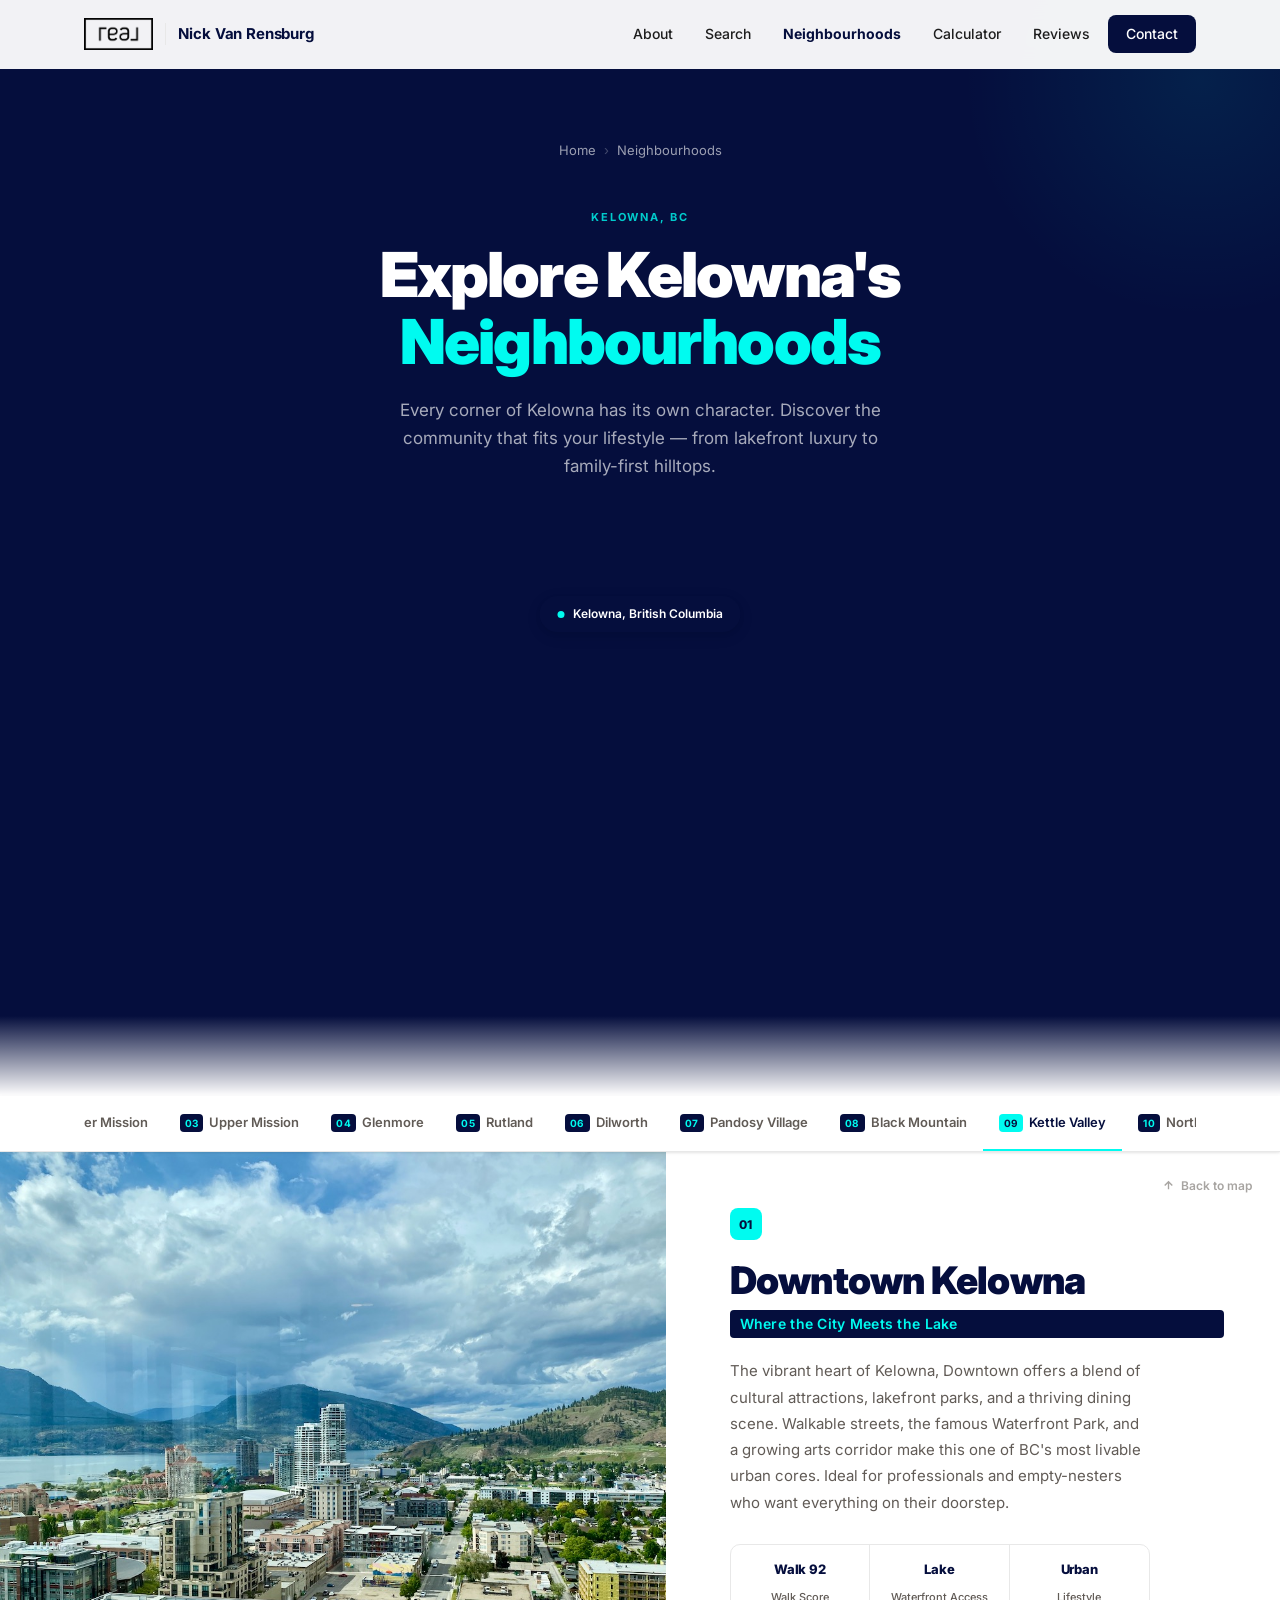
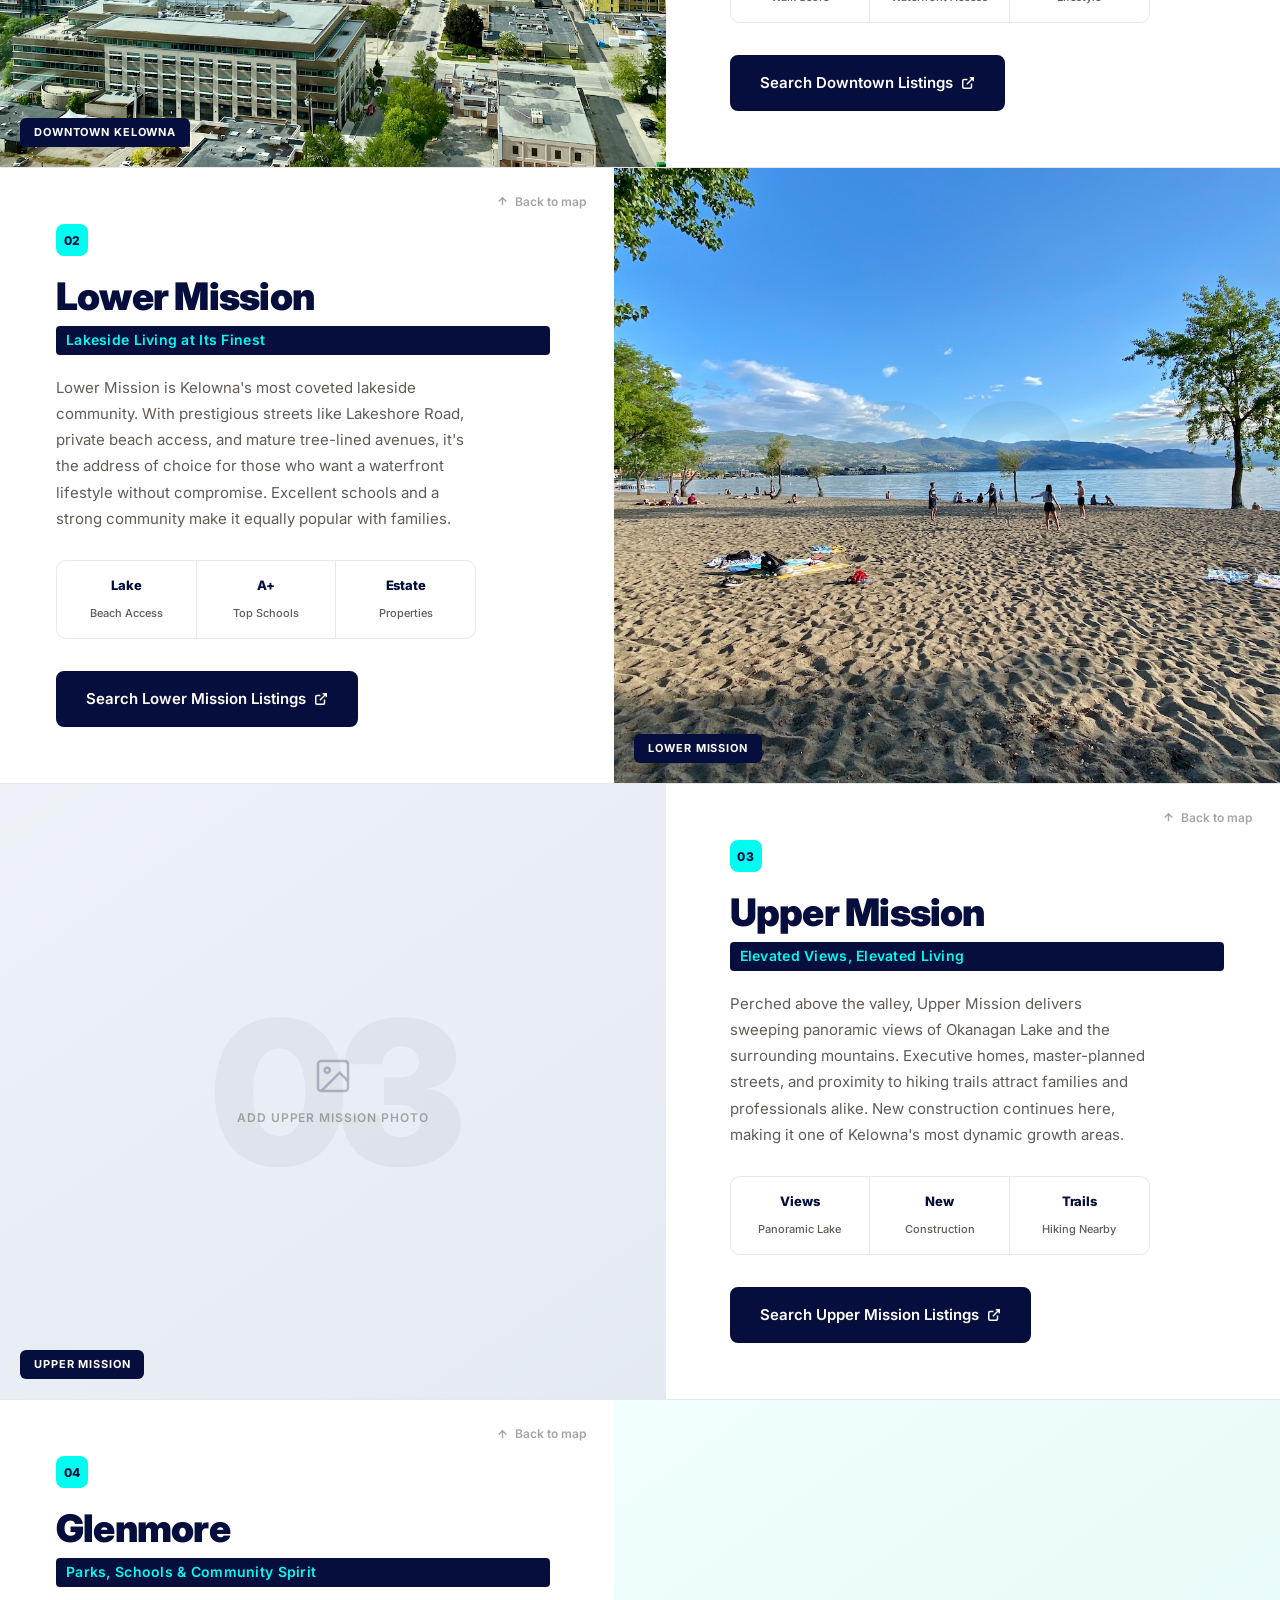
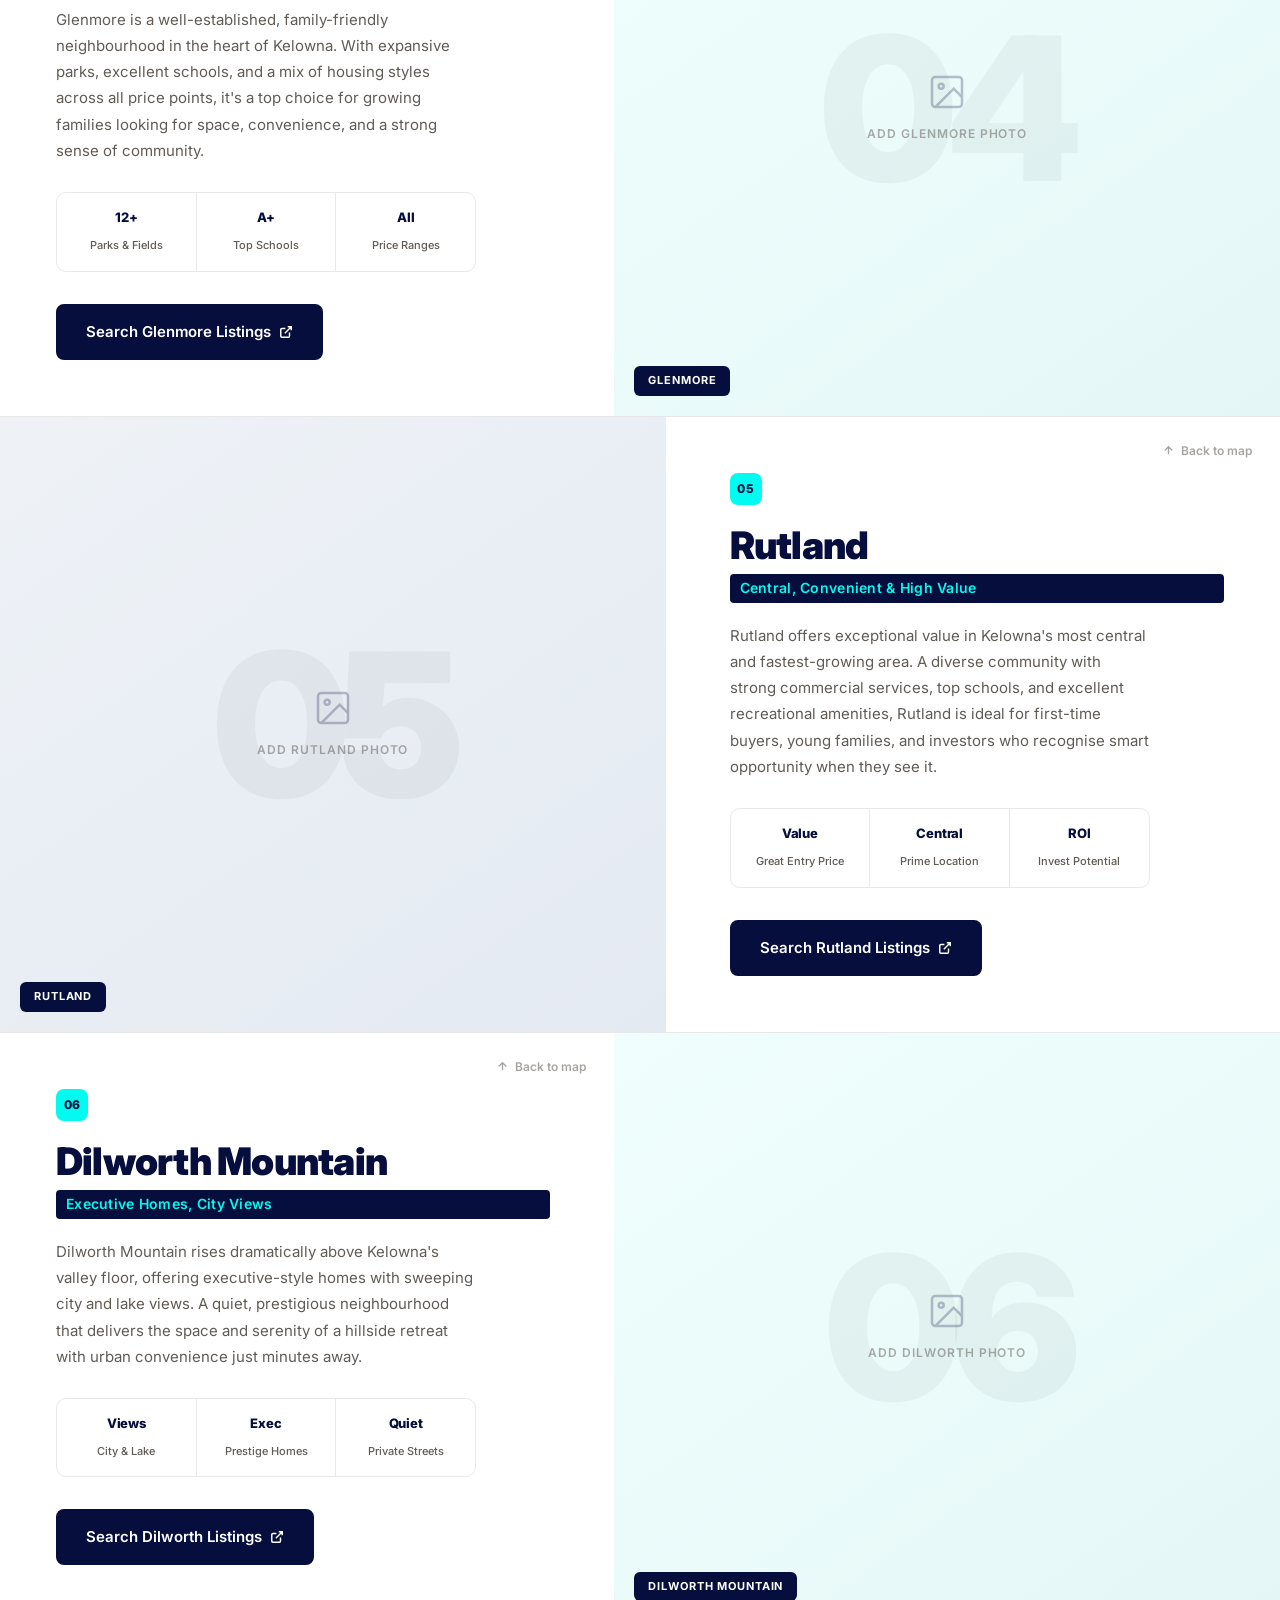
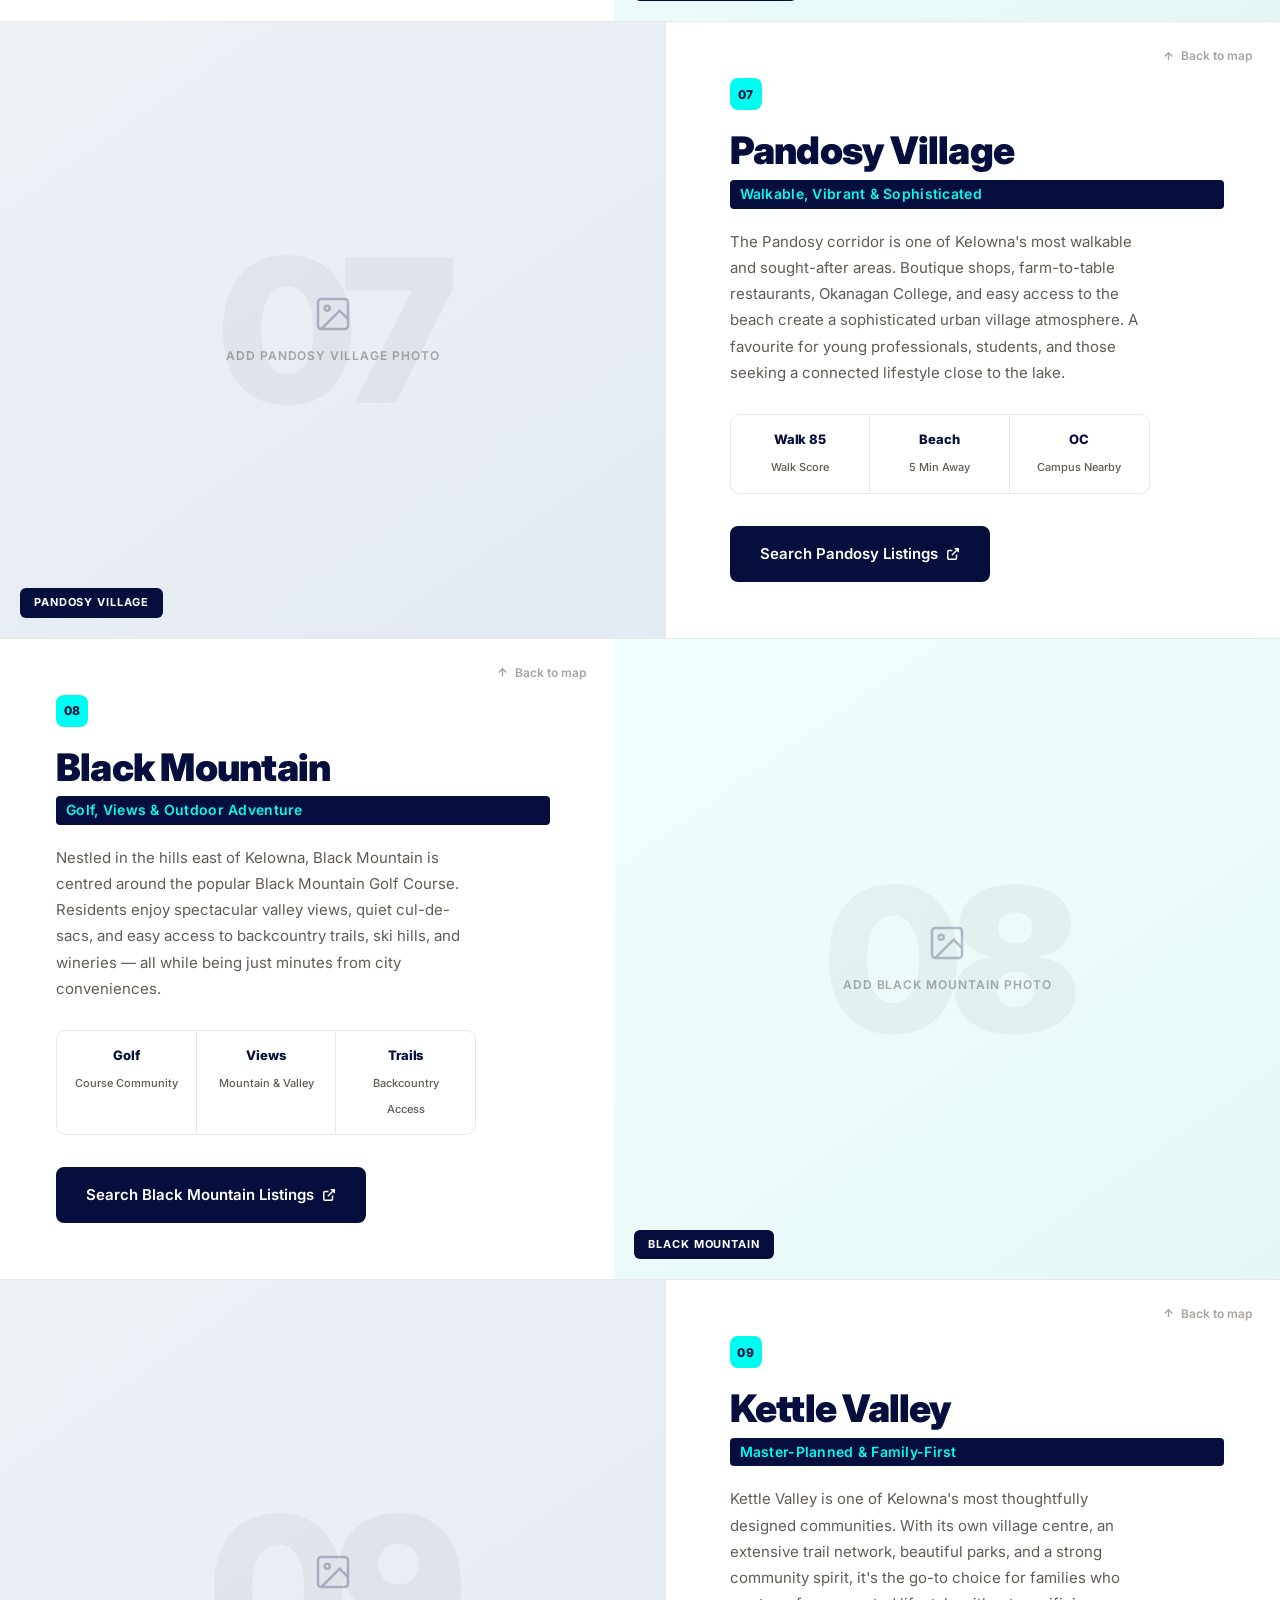
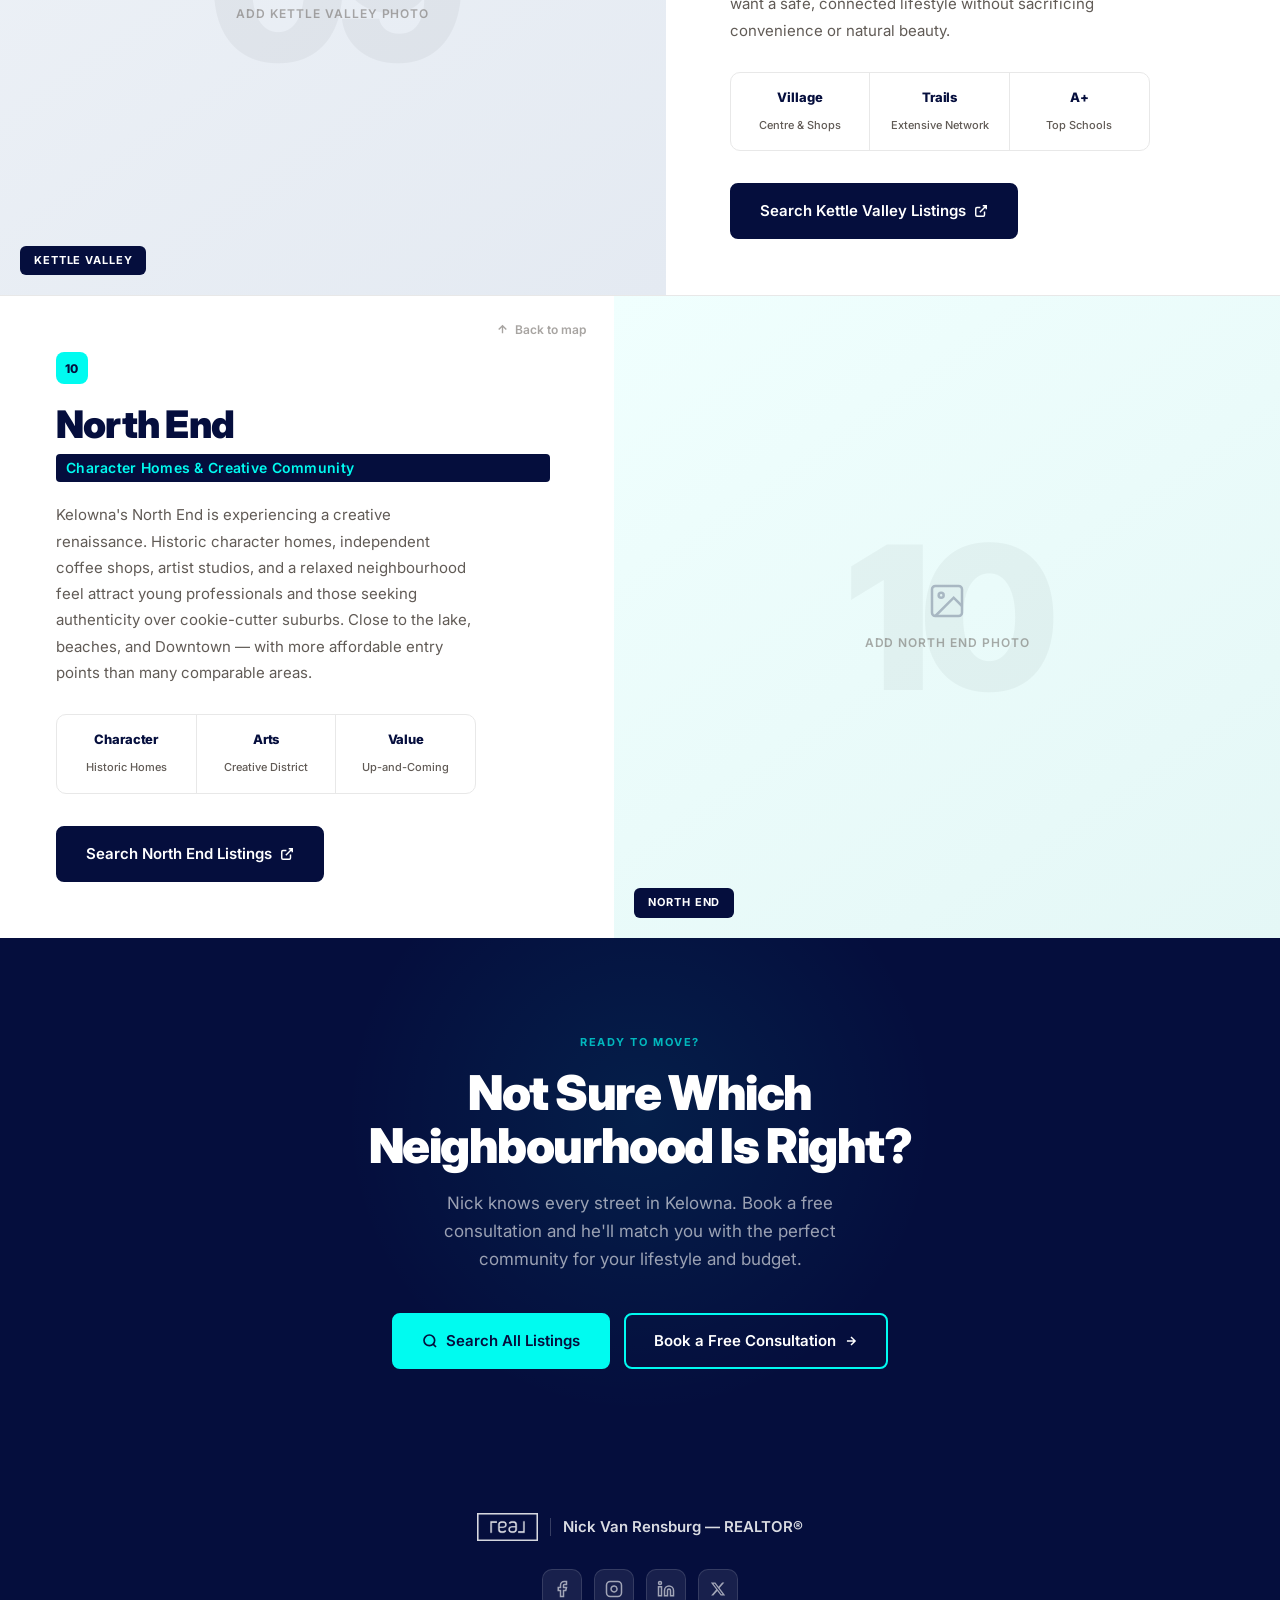
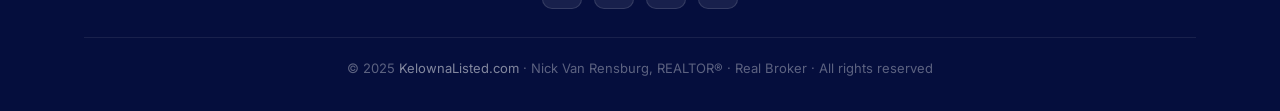
<file: neighborhoods.html>
<!DOCTYPE html>
<html lang="en">
<head>
  <meta charset="UTF-8" />
  <meta name="viewport" content="width=device-width, initial-scale=1.0" />
  <title>Kelowna Neighbourhoods — Nick Van Rensburg, REALTOR®</title>
  <meta name="description" content="Explore Kelowna's best neighbourhoods — Downtown, Lower Mission, Upper Mission, Glenmore, Rutland, and more. Find your perfect community with Nick Van Rensburg." />
  <link rel="preconnect" href="https://fonts.googleapis.com" />
  <link rel="preconnect" href="https://fonts.gstatic.com" crossorigin />
  <link href="https://fonts.googleapis.com/css2?family=Inter:wght@300;400;500;600;700;800;900&display=swap" rel="stylesheet" />
  <link rel="stylesheet" href="assets/styles.css" />
  <link rel="stylesheet" href="assets/neighborhoods.css" />
</head>
<body>

  <!-- =========================================
       NAVIGATION
  ========================================= -->
  <nav id="navbar">
    <div class="container">
      <div class="nav-inner">
        <a href="index.html" class="nav-brand">
          <img src="assets/Real%20Logo%20Outline%20Black.png" alt="Real Broker" class="nav-logo" />
          <div class="nav-divider"></div>
          <span class="nav-name">Nick Van Rensburg</span>
        </a>
        <div class="nav-links">
          <a href="index.html#about">About</a>
          <a href="index.html#search">Search</a>
          <a href="neighborhoods.html" style="color:var(--cobalt);font-weight:700;">Neighbourhoods</a>
          <a href="index.html#calculator">Calculator</a>
          <a href="index.html#reviews">Reviews</a>
          <a href="index.html#contact" class="nav-cta">Contact</a>
        </div>
        <button class="hamburger" id="hamburger" aria-label="Open menu">
          <span></span><span></span><span></span>
        </button>
      </div>
    </div>
  </nav>

  <div class="mobile-menu" id="mobileMenu">
    <a href="index.html#about"      class="mobile-link">About</a>
    <a href="index.html#search"     class="mobile-link">Search Listings</a>
    <a href="neighborhoods.html"    class="mobile-link">Neighbourhoods</a>
    <a href="index.html#calculator" class="mobile-link">Calculator</a>
    <a href="index.html#reviews"    class="mobile-link">Reviews</a>
    <a href="index.html#contact"    class="mobile-link">Contact</a>
  </div>

  <!-- =========================================
       PAGE HERO
  ========================================= -->
  <section class="nbhd-hero">
    <div class="container">
      <div class="nbhd-hero-inner">
        <div class="nbhd-breadcrumb">
          <a href="index.html">Home</a>
          <span>›</span>
          <span style="color:rgba(255,255,255,0.6);">Neighbourhoods</span>
        </div>
        <div class="nbhd-hero-label">Kelowna, BC</div>
        <h1 class="nbhd-hero-title">Explore Kelowna's<br/><em>Neighbourhoods</em></h1>
        <p class="nbhd-hero-sub">Every corner of Kelowna has its own character. Discover the community that fits your lifestyle — from lakefront luxury to family-first hilltops.</p>
        <!--
        <div class="nbhd-count-row">
          <div class="nbhd-count-pill">
            <strong>10</strong><span>Neighbourhoods</span>
          </div>
          <div class="nbhd-count-divider"></div>
          <div class="nbhd-count-pill">
            <strong>$200M+</strong><span>In Local Sales</span>
          </div>
          <div class="nbhd-count-divider"></div>
          <div class="nbhd-count-pill">
            <strong>20+ yrs</strong><span>Industry Expertise</span>
          </div>
        -->
        </div>
      </div>
    </div>
  </section>

  <!-- =========================================
       MAP
  ========================================= -->
  <div id="map">
    <div class="map-frame-wrap">
      <div class="map-badge">
        <span class="map-badge-dot"></span>
        Kelowna, British Columbia
      </div>
      <iframe
        src="https://maps.google.com/maps?q=Kelowna,+British+Columbia,+Canada&t=m&z=12&ie=UTF8&iwloc=&output=embed"
        title="Map of Kelowna Neighbourhoods"
        loading="lazy"
        referrerpolicy="no-referrer-when-downgrade"
        allowfullscreen>
      </iframe>
    </div>
  </div>

  <!-- =========================================
       STICKY NEIGHBOURHOOD NAV
  ========================================= -->
  <nav id="nbhd-nav" aria-label="Neighbourhood shortcuts">
    <div class="container">
      <div class="nbhd-nav-inner">
        <a href="#downtown"     class="nbhd-nav-link"><span class="nbhd-nav-num">01</span>Downtown</a>
        <a href="#lower-mission"class="nbhd-nav-link"><span class="nbhd-nav-num">02</span>Lower Mission</a>
        <a href="#upper-mission"class="nbhd-nav-link"><span class="nbhd-nav-num">03</span>Upper Mission</a>
        <a href="#glenmore"     class="nbhd-nav-link"><span class="nbhd-nav-num">04</span>Glenmore</a>
        <a href="#rutland"      class="nbhd-nav-link"><span class="nbhd-nav-num">05</span>Rutland</a>
        <a href="#dilworth"     class="nbhd-nav-link"><span class="nbhd-nav-num">06</span>Dilworth</a>
        <a href="#pandosy"      class="nbhd-nav-link"><span class="nbhd-nav-num">07</span>Pandosy Village</a>
        <a href="#black-mountain"class="nbhd-nav-link"><span class="nbhd-nav-num">08</span>Black Mountain</a>
        <a href="#kettle-valley"class="nbhd-nav-link"><span class="nbhd-nav-num">09</span>Kettle Valley</a>
        <a href="#north-end"    class="nbhd-nav-link"><span class="nbhd-nav-num">10</span>North End</a>
      </div>
    </div>
  </nav>

  <!-- =========================================
       NEIGHBOURHOOD SECTIONS
  ========================================= -->
  <main id="neighbourhoods">

    <!-- 01 Downtown -->
    <section class="nbhd-section" id="downtown">
      <div class="nbhd-photo-side">
        <div class="nbhd-photo-placeholder" data-num="01">
          <img src="assets/Downtown.jpeg" alt="Downtown Kelowna">
        </div>
        <div class="nbhd-photo-tag">Downtown Kelowna</div>
      </div>
      <div class="nbhd-content-side">
        <a href="#map" class="nbhd-back">
          <svg width="13" height="13" viewBox="0 0 24 24" fill="none" stroke="currentColor" stroke-width="2.5"><path d="M12 19V5M5 12l7-7 7 7"/></svg>
          Back to map
        </a>
        <div class="nbhd-num-badge">01</div>
        <h2 class="nbhd-name">Downtown Kelowna</h2>
        <div class="nbhd-tagline">Where the City Meets the Lake</div>
        <p class="nbhd-desc">The vibrant heart of Kelowna, Downtown offers a blend of cultural attractions, lakefront parks, and a thriving dining scene. Walkable streets, the famous Waterfront Park, and a growing arts corridor make this one of BC's most livable urban cores. Ideal for professionals and empty-nesters who want everything on their doorstep.</p>
        <div class="nbhd-stats">
          <div class="nbhd-stat"><strong>Walk 92</strong><span>Walk Score</span></div>
          <div class="nbhd-stat"><strong>Lake</strong><span>Waterfront Access</span></div>
          <div class="nbhd-stat"><strong>Urban</strong><span>Lifestyle</span></div>
        </div>
        <a href="https://heyleo.com" target="_blank" rel="noopener noreferrer" class="btn btn-cobalt nbhd-search-btn">
          Search Downtown Listings
          <svg width="14" height="14" viewBox="0 0 24 24" fill="none" stroke="currentColor" stroke-width="2.5"><path d="M18 13v6a2 2 0 01-2 2H5a2 2 0 01-2-2V8a2 2 0 012-2h6M15 3h6v6M10 14L21 3"/></svg>
        </a>
      </div>
    </section>

    <!-- 02 Lower Mission -->
    <section class="nbhd-section photo-right" id="lower-mission">
      <div class="nbhd-photo-side">
        <div class="nbhd-photo-placeholder" data-num="02">
          <img src="assets/Lower Mission.jpeg" alt="Lower Mission">
          <!--
          <svg width="40" height="40" viewBox="0 0 24 24" fill="none" stroke="#050E3D" stroke-width="1.5"><rect x="3" y="3" width="18" height="18" rx="2"/><circle cx="8.5" cy="8.5" r="1.5"/><polyline points="21 15 16 10 5 21"/></svg>
          <p>Add Lower Mission Photo</p>
          -->
        </div>
        <div class="nbhd-photo-tag">Lower Mission</div>
      </div>
      <div class="nbhd-content-side">
        <a href="#map" class="nbhd-back">
          <svg width="13" height="13" viewBox="0 0 24 24" fill="none" stroke="currentColor" stroke-width="2.5"><path d="M12 19V5M5 12l7-7 7 7"/></svg>
          Back to map
        </a>
        <div class="nbhd-num-badge">02</div>
        <h2 class="nbhd-name">Lower Mission</h2>
        <div class="nbhd-tagline">Lakeside Living at Its Finest</div>
        <p class="nbhd-desc">Lower Mission is Kelowna's most coveted lakeside community. With prestigious streets like Lakeshore Road, private beach access, and mature tree-lined avenues, it's the address of choice for those who want a waterfront lifestyle without compromise. Excellent schools and a strong community make it equally popular with families.</p>
        <div class="nbhd-stats">
          <div class="nbhd-stat"><strong>Lake</strong><span>Beach Access</span></div>
          <div class="nbhd-stat"><strong>A+</strong><span>Top Schools</span></div>
          <div class="nbhd-stat"><strong>Estate</strong><span>Properties</span></div>
        </div>
        <a href="https://heyleo.com" target="_blank" rel="noopener noreferrer" class="btn btn-cobalt nbhd-search-btn">
          Search Lower Mission Listings
          <svg width="14" height="14" viewBox="0 0 24 24" fill="none" stroke="currentColor" stroke-width="2.5"><path d="M18 13v6a2 2 0 01-2 2H5a2 2 0 01-2-2V8a2 2 0 012-2h6M15 3h6v6M10 14L21 3"/></svg>
        </a>
      </div>
    </section>

    <!-- 03 Upper Mission -->
    <section class="nbhd-section" id="upper-mission">
      <div class="nbhd-photo-side">
        <div class="nbhd-photo-placeholder" data-num="03">
          <svg width="40" height="40" viewBox="0 0 24 24" fill="none" stroke="#050E3D" stroke-width="1.5"><rect x="3" y="3" width="18" height="18" rx="2"/><circle cx="8.5" cy="8.5" r="1.5"/><polyline points="21 15 16 10 5 21"/></svg>
          <p>Add Upper Mission Photo</p>
        </div>
        <div class="nbhd-photo-tag">Upper Mission</div>
      </div>
      <div class="nbhd-content-side">
        <a href="#map" class="nbhd-back">
          <svg width="13" height="13" viewBox="0 0 24 24" fill="none" stroke="currentColor" stroke-width="2.5"><path d="M12 19V5M5 12l7-7 7 7"/></svg>
          Back to map
        </a>
        <div class="nbhd-num-badge">03</div>
        <h2 class="nbhd-name">Upper Mission</h2>
        <div class="nbhd-tagline">Elevated Views, Elevated Living</div>
        <p class="nbhd-desc">Perched above the valley, Upper Mission delivers sweeping panoramic views of Okanagan Lake and the surrounding mountains. Executive homes, master-planned streets, and proximity to hiking trails attract families and professionals alike. New construction continues here, making it one of Kelowna's most dynamic growth areas.</p>
        <div class="nbhd-stats">
          <div class="nbhd-stat"><strong>Views</strong><span>Panoramic Lake</span></div>
          <div class="nbhd-stat"><strong>New</strong><span>Construction</span></div>
          <div class="nbhd-stat"><strong>Trails</strong><span>Hiking Nearby</span></div>
        </div>
        <a href="https://heyleo.com" target="_blank" rel="noopener noreferrer" class="btn btn-cobalt nbhd-search-btn">
          Search Upper Mission Listings
          <svg width="14" height="14" viewBox="0 0 24 24" fill="none" stroke="currentColor" stroke-width="2.5"><path d="M18 13v6a2 2 0 01-2 2H5a2 2 0 01-2-2V8a2 2 0 012-2h6M15 3h6v6M10 14L21 3"/></svg>
        </a>
      </div>
    </section>

    <!-- 04 Glenmore -->
    <section class="nbhd-section photo-right" id="glenmore">
      <div class="nbhd-photo-side">
        <div class="nbhd-photo-placeholder" data-num="04">
          <svg width="40" height="40" viewBox="0 0 24 24" fill="none" stroke="#050E3D" stroke-width="1.5"><rect x="3" y="3" width="18" height="18" rx="2"/><circle cx="8.5" cy="8.5" r="1.5"/><polyline points="21 15 16 10 5 21"/></svg>
          <p>Add Glenmore Photo</p>
        </div>
        <div class="nbhd-photo-tag">Glenmore</div>
      </div>
      <div class="nbhd-content-side">
        <a href="#map" class="nbhd-back">
          <svg width="13" height="13" viewBox="0 0 24 24" fill="none" stroke="currentColor" stroke-width="2.5"><path d="M12 19V5M5 12l7-7 7 7"/></svg>
          Back to map
        </a>
        <div class="nbhd-num-badge">04</div>
        <h2 class="nbhd-name">Glenmore</h2>
        <div class="nbhd-tagline">Parks, Schools &amp; Community Spirit</div>
        <p class="nbhd-desc">Glenmore is a well-established, family-friendly neighbourhood in the heart of Kelowna. With expansive parks, excellent schools, and a mix of housing styles across all price points, it's a top choice for growing families looking for space, convenience, and a strong sense of community.</p>
        <div class="nbhd-stats">
          <div class="nbhd-stat"><strong>12+</strong><span>Parks &amp; Fields</span></div>
          <div class="nbhd-stat"><strong>A+</strong><span>Top Schools</span></div>
          <div class="nbhd-stat"><strong>All</strong><span>Price Ranges</span></div>
        </div>
        <a href="https://heyleo.com" target="_blank" rel="noopener noreferrer" class="btn btn-cobalt nbhd-search-btn">
          Search Glenmore Listings
          <svg width="14" height="14" viewBox="0 0 24 24" fill="none" stroke="currentColor" stroke-width="2.5"><path d="M18 13v6a2 2 0 01-2 2H5a2 2 0 01-2-2V8a2 2 0 012-2h6M15 3h6v6M10 14L21 3"/></svg>
        </a>
      </div>
    </section>

    <!-- 05 Rutland -->
    <section class="nbhd-section" id="rutland">
      <div class="nbhd-photo-side">
        <div class="nbhd-photo-placeholder" data-num="05">
          <svg width="40" height="40" viewBox="0 0 24 24" fill="none" stroke="#050E3D" stroke-width="1.5"><rect x="3" y="3" width="18" height="18" rx="2"/><circle cx="8.5" cy="8.5" r="1.5"/><polyline points="21 15 16 10 5 21"/></svg>
          <p>Add Rutland Photo</p>
        </div>
        <div class="nbhd-photo-tag">Rutland</div>
      </div>
      <div class="nbhd-content-side">
        <a href="#map" class="nbhd-back">
          <svg width="13" height="13" viewBox="0 0 24 24" fill="none" stroke="currentColor" stroke-width="2.5"><path d="M12 19V5M5 12l7-7 7 7"/></svg>
          Back to map
        </a>
        <div class="nbhd-num-badge">05</div>
        <h2 class="nbhd-name">Rutland</h2>
        <div class="nbhd-tagline">Central, Convenient &amp; High Value</div>
        <p class="nbhd-desc">Rutland offers exceptional value in Kelowna's most central and fastest-growing area. A diverse community with strong commercial services, top schools, and excellent recreational amenities, Rutland is ideal for first-time buyers, young families, and investors who recognise smart opportunity when they see it.</p>
        <div class="nbhd-stats">
          <div class="nbhd-stat"><strong>Value</strong><span>Great Entry Price</span></div>
          <div class="nbhd-stat"><strong>Central</strong><span>Prime Location</span></div>
          <div class="nbhd-stat"><strong>ROI</strong><span>Invest Potential</span></div>
        </div>
        <a href="https://heyleo.com" target="_blank" rel="noopener noreferrer" class="btn btn-cobalt nbhd-search-btn">
          Search Rutland Listings
          <svg width="14" height="14" viewBox="0 0 24 24" fill="none" stroke="currentColor" stroke-width="2.5"><path d="M18 13v6a2 2 0 01-2 2H5a2 2 0 01-2-2V8a2 2 0 012-2h6M15 3h6v6M10 14L21 3"/></svg>
        </a>
      </div>
    </section>

    <!-- 06 Dilworth Mountain -->
    <section class="nbhd-section photo-right" id="dilworth">
      <div class="nbhd-photo-side">
        <div class="nbhd-photo-placeholder" data-num="06">
          <svg width="40" height="40" viewBox="0 0 24 24" fill="none" stroke="#050E3D" stroke-width="1.5"><rect x="3" y="3" width="18" height="18" rx="2"/><circle cx="8.5" cy="8.5" r="1.5"/><polyline points="21 15 16 10 5 21"/></svg>
          <p>Add Dilworth Photo</p>
        </div>
        <div class="nbhd-photo-tag">Dilworth Mountain</div>
      </div>
      <div class="nbhd-content-side">
        <a href="#map" class="nbhd-back">
          <svg width="13" height="13" viewBox="0 0 24 24" fill="none" stroke="currentColor" stroke-width="2.5"><path d="M12 19V5M5 12l7-7 7 7"/></svg>
          Back to map
        </a>
        <div class="nbhd-num-badge">06</div>
        <h2 class="nbhd-name">Dilworth Mountain</h2>
        <div class="nbhd-tagline">Executive Homes, City Views</div>
        <p class="nbhd-desc">Dilworth Mountain rises dramatically above Kelowna's valley floor, offering executive-style homes with sweeping city and lake views. A quiet, prestigious neighbourhood that delivers the space and serenity of a hillside retreat with urban convenience just minutes away.</p>
        <div class="nbhd-stats">
          <div class="nbhd-stat"><strong>Views</strong><span>City &amp; Lake</span></div>
          <div class="nbhd-stat"><strong>Exec</strong><span>Prestige Homes</span></div>
          <div class="nbhd-stat"><strong>Quiet</strong><span>Private Streets</span></div>
        </div>
        <a href="https://heyleo.com" target="_blank" rel="noopener noreferrer" class="btn btn-cobalt nbhd-search-btn">
          Search Dilworth Listings
          <svg width="14" height="14" viewBox="0 0 24 24" fill="none" stroke="currentColor" stroke-width="2.5"><path d="M18 13v6a2 2 0 01-2 2H5a2 2 0 01-2-2V8a2 2 0 012-2h6M15 3h6v6M10 14L21 3"/></svg>
        </a>
      </div>
    </section>

    <!-- 07 Pandosy Village -->
    <section class="nbhd-section" id="pandosy">
      <div class="nbhd-photo-side">
        <div class="nbhd-photo-placeholder" data-num="07">
          <svg width="40" height="40" viewBox="0 0 24 24" fill="none" stroke="#050E3D" stroke-width="1.5"><rect x="3" y="3" width="18" height="18" rx="2"/><circle cx="8.5" cy="8.5" r="1.5"/><polyline points="21 15 16 10 5 21"/></svg>
          <p>Add Pandosy Village Photo</p>
        </div>
        <div class="nbhd-photo-tag">Pandosy Village</div>
      </div>
      <div class="nbhd-content-side">
        <a href="#map" class="nbhd-back">
          <svg width="13" height="13" viewBox="0 0 24 24" fill="none" stroke="currentColor" stroke-width="2.5"><path d="M12 19V5M5 12l7-7 7 7"/></svg>
          Back to map
        </a>
        <div class="nbhd-num-badge">07</div>
        <h2 class="nbhd-name">Pandosy Village</h2>
        <div class="nbhd-tagline">Walkable, Vibrant &amp; Sophisticated</div>
        <p class="nbhd-desc">The Pandosy corridor is one of Kelowna's most walkable and sought-after areas. Boutique shops, farm-to-table restaurants, Okanagan College, and easy access to the beach create a sophisticated urban village atmosphere. A favourite for young professionals, students, and those seeking a connected lifestyle close to the lake.</p>
        <div class="nbhd-stats">
          <div class="nbhd-stat"><strong>Walk 85</strong><span>Walk Score</span></div>
          <div class="nbhd-stat"><strong>Beach</strong><span>5 Min Away</span></div>
          <div class="nbhd-stat"><strong>OC</strong><span>Campus Nearby</span></div>
        </div>
        <a href="https://heyleo.com" target="_blank" rel="noopener noreferrer" class="btn btn-cobalt nbhd-search-btn">
          Search Pandosy Listings
          <svg width="14" height="14" viewBox="0 0 24 24" fill="none" stroke="currentColor" stroke-width="2.5"><path d="M18 13v6a2 2 0 01-2 2H5a2 2 0 01-2-2V8a2 2 0 012-2h6M15 3h6v6M10 14L21 3"/></svg>
        </a>
      </div>
    </section>

    <!-- 08 Black Mountain -->
    <section class="nbhd-section photo-right" id="black-mountain">
      <div class="nbhd-photo-side">
        <div class="nbhd-photo-placeholder" data-num="08">
          <svg width="40" height="40" viewBox="0 0 24 24" fill="none" stroke="#050E3D" stroke-width="1.5"><rect x="3" y="3" width="18" height="18" rx="2"/><circle cx="8.5" cy="8.5" r="1.5"/><polyline points="21 15 16 10 5 21"/></svg>
          <p>Add Black Mountain Photo</p>
        </div>
        <div class="nbhd-photo-tag">Black Mountain</div>
      </div>
      <div class="nbhd-content-side">
        <a href="#map" class="nbhd-back">
          <svg width="13" height="13" viewBox="0 0 24 24" fill="none" stroke="currentColor" stroke-width="2.5"><path d="M12 19V5M5 12l7-7 7 7"/></svg>
          Back to map
        </a>
        <div class="nbhd-num-badge">08</div>
        <h2 class="nbhd-name">Black Mountain</h2>
        <div class="nbhd-tagline">Golf, Views &amp; Outdoor Adventure</div>
        <p class="nbhd-desc">Nestled in the hills east of Kelowna, Black Mountain is centred around the popular Black Mountain Golf Course. Residents enjoy spectacular valley views, quiet cul-de-sacs, and easy access to backcountry trails, ski hills, and wineries — all while being just minutes from city conveniences.</p>
        <div class="nbhd-stats">
          <div class="nbhd-stat"><strong>Golf</strong><span>Course Community</span></div>
          <div class="nbhd-stat"><strong>Views</strong><span>Mountain &amp; Valley</span></div>
          <div class="nbhd-stat"><strong>Trails</strong><span>Backcountry Access</span></div>
        </div>
        <a href="https://heyleo.com" target="_blank" rel="noopener noreferrer" class="btn btn-cobalt nbhd-search-btn">
          Search Black Mountain Listings
          <svg width="14" height="14" viewBox="0 0 24 24" fill="none" stroke="currentColor" stroke-width="2.5"><path d="M18 13v6a2 2 0 01-2 2H5a2 2 0 01-2-2V8a2 2 0 012-2h6M15 3h6v6M10 14L21 3"/></svg>
        </a>
      </div>
    </section>

    <!-- 09 Kettle Valley -->
    <section class="nbhd-section" id="kettle-valley">
      <div class="nbhd-photo-side">
        <div class="nbhd-photo-placeholder" data-num="09">
          <svg width="40" height="40" viewBox="0 0 24 24" fill="none" stroke="#050E3D" stroke-width="1.5"><rect x="3" y="3" width="18" height="18" rx="2"/><circle cx="8.5" cy="8.5" r="1.5"/><polyline points="21 15 16 10 5 21"/></svg>
          <p>Add Kettle Valley Photo</p>
        </div>
        <div class="nbhd-photo-tag">Kettle Valley</div>
      </div>
      <div class="nbhd-content-side">
        <a href="#map" class="nbhd-back">
          <svg width="13" height="13" viewBox="0 0 24 24" fill="none" stroke="currentColor" stroke-width="2.5"><path d="M12 19V5M5 12l7-7 7 7"/></svg>
          Back to map
        </a>
        <div class="nbhd-num-badge">09</div>
        <h2 class="nbhd-name">Kettle Valley</h2>
        <div class="nbhd-tagline">Master-Planned &amp; Family-First</div>
        <p class="nbhd-desc">Kettle Valley is one of Kelowna's most thoughtfully designed communities. With its own village centre, an extensive trail network, beautiful parks, and a strong community spirit, it's the go-to choice for families who want a safe, connected lifestyle without sacrificing convenience or natural beauty.</p>
        <div class="nbhd-stats">
          <div class="nbhd-stat"><strong>Village</strong><span>Centre &amp; Shops</span></div>
          <div class="nbhd-stat"><strong>Trails</strong><span>Extensive Network</span></div>
          <div class="nbhd-stat"><strong>A+</strong><span>Top Schools</span></div>
        </div>
        <a href="https://heyleo.com" target="_blank" rel="noopener noreferrer" class="btn btn-cobalt nbhd-search-btn">
          Search Kettle Valley Listings
          <svg width="14" height="14" viewBox="0 0 24 24" fill="none" stroke="currentColor" stroke-width="2.5"><path d="M18 13v6a2 2 0 01-2 2H5a2 2 0 01-2-2V8a2 2 0 012-2h6M15 3h6v6M10 14L21 3"/></svg>
        </a>
      </div>
    </section>

    <!-- 10 North End -->
    <section class="nbhd-section photo-right" id="north-end">
      <div class="nbhd-photo-side">
        <div class="nbhd-photo-placeholder" data-num="10">
          <svg width="40" height="40" viewBox="0 0 24 24" fill="none" stroke="#050E3D" stroke-width="1.5"><rect x="3" y="3" width="18" height="18" rx="2"/><circle cx="8.5" cy="8.5" r="1.5"/><polyline points="21 15 16 10 5 21"/></svg>
          <p>Add North End Photo</p>
        </div>
        <div class="nbhd-photo-tag">North End</div>
      </div>
      <div class="nbhd-content-side">
        <a href="#map" class="nbhd-back">
          <svg width="13" height="13" viewBox="0 0 24 24" fill="none" stroke="currentColor" stroke-width="2.5"><path d="M12 19V5M5 12l7-7 7 7"/></svg>
          Back to map
        </a>
        <div class="nbhd-num-badge">10</div>
        <h2 class="nbhd-name">North End</h2>
        <div class="nbhd-tagline">Character Homes &amp; Creative Community</div>
        <p class="nbhd-desc">Kelowna's North End is experiencing a creative renaissance. Historic character homes, independent coffee shops, artist studios, and a relaxed neighbourhood feel attract young professionals and those seeking authenticity over cookie-cutter suburbs. Close to the lake, beaches, and Downtown — with more affordable entry points than many comparable areas.</p>
        <div class="nbhd-stats">
          <div class="nbhd-stat"><strong>Character</strong><span>Historic Homes</span></div>
          <div class="nbhd-stat"><strong>Arts</strong><span>Creative District</span></div>
          <div class="nbhd-stat"><strong>Value</strong><span>Up-and-Coming</span></div>
        </div>
        <a href="https://heyleo.com" target="_blank" rel="noopener noreferrer" class="btn btn-cobalt nbhd-search-btn">
          Search North End Listings
          <svg width="14" height="14" viewBox="0 0 24 24" fill="none" stroke="currentColor" stroke-width="2.5"><path d="M18 13v6a2 2 0 01-2 2H5a2 2 0 01-2-2V8a2 2 0 012-2h6M15 3h6v6M10 14L21 3"/></svg>
        </a>
      </div>
    </section>

  </main>

  <!-- =========================================
       CALL TO ACTION
  ========================================= -->
  <section class="nbhd-cta">
    <div class="container">
      <div class="nbhd-cta-inner">
        <div class="nbhd-cta-label">Ready to Move?</div>
        <h2 class="nbhd-cta-title">Not Sure Which<br/>Neighbourhood Is Right?</h2>
        <p class="nbhd-cta-sub">Nick knows every street in Kelowna. Book a free consultation and he'll match you with the perfect community for your lifestyle and budget.</p>
        <div class="nbhd-cta-btns">
          <a href="https://heyleo.com" target="_blank" rel="noopener noreferrer" class="btn btn-aqua">
            <svg width="16" height="16" viewBox="0 0 24 24" fill="none" stroke="currentColor" stroke-width="2.5"><circle cx="11" cy="11" r="8"/><path d="m21 21-4.35-4.35"/></svg>
            Search All Listings
          </a>
          <a href="index.html#contact" class="btn btn-aqua-outline">
            Book a Free Consultation
            <svg width="14" height="14" viewBox="0 0 24 24" fill="none" stroke="currentColor" stroke-width="2.5"><path d="M5 12h14M12 5l7 7-7 7"/></svg>
          </a>
        </div>
      </div>
    </div>
  </section>

  <!-- =========================================
       FOOTER
  ========================================= -->
  <footer>
    <div class="container">
      <div class="footer-inner">
        <div class="footer-brand">
          <img src="assets/Real%20Logo%20Outline%20Black.png" alt="Real Broker" class="footer-logo" />
          <div class="footer-divider"></div>
          <span class="footer-name">Nick Van Rensburg — REALTOR®</span>
        </div>
        <div class="footer-socials">
          <a href="#" class="footer-social" aria-label="Facebook" target="_blank" rel="noopener noreferrer">
            <svg width="18" height="18" viewBox="0 0 24 24" fill="none" stroke="currentColor" stroke-width="2"><path d="M18 2h-3a5 5 0 00-5 5v3H7v4h3v8h4v-8h3l1-4h-4V7a1 1 0 011-1h3z"/></svg>
          </a>
          <a href="#" class="footer-social" aria-label="Instagram" target="_blank" rel="noopener noreferrer">
            <svg width="18" height="18" viewBox="0 0 24 24" fill="none" stroke="currentColor" stroke-width="2"><rect x="2" y="2" width="20" height="20" rx="5"/><path d="M16 11.37A4 4 0 1112.63 8 4 4 0 0116 11.37z"/><line x1="17.5" y1="6.5" x2="17.51" y2="6.5"/></svg>
          </a>
          <a href="#" class="footer-social" aria-label="LinkedIn" target="_blank" rel="noopener noreferrer">
            <svg width="18" height="18" viewBox="0 0 24 24" fill="none" stroke="currentColor" stroke-width="2"><path d="M16 8a6 6 0 016 6v7h-4v-7a2 2 0 00-2-2 2 2 0 00-2 2v7h-4v-7a6 6 0 016-6z"/><rect x="2" y="9" width="4" height="12"/><circle cx="4" cy="4" r="2"/></svg>
          </a>
          <a href="#" class="footer-social" aria-label="X / Twitter" target="_blank" rel="noopener noreferrer">
            <svg width="16" height="16" viewBox="0 0 24 24" fill="currentColor"><path d="M18.244 2.25h3.308l-7.227 8.26 8.502 11.24H16.17l-5.214-6.817L4.99 21.75H1.68l7.73-8.835L1.254 2.25H8.08l4.713 6.231zm-1.161 17.52h1.833L7.084 4.126H5.117z"/></svg>
          </a>
        </div>
        <div class="footer-bottom">
          <p class="footer-copy">
            © 2025 <a href="index.html">KelownaListed.com</a> · Nick Van Rensburg, REALTOR® · Real Broker · All rights reserved
          </p>
        </div>
      </div>
    </div>
  </footer>

  <!-- =========================================
       JAVASCRIPT
  ========================================= -->
  <script>
    // ---- Shared navbar behaviour ----
    const navbar = document.getElementById('navbar');
    window.addEventListener('scroll', () => {
      navbar.classList.toggle('scrolled', window.scrollY > 20);
    }, { passive: true });

    const hamburger = document.getElementById('hamburger');
    const mobileMenu = document.getElementById('mobileMenu');
    hamburger.addEventListener('click', () => {
      const open = hamburger.classList.toggle('open');
      mobileMenu.classList.toggle('open', open);
      document.body.style.overflow = open ? 'hidden' : '';
    });
    document.querySelectorAll('.mobile-link').forEach(link => {
      link.addEventListener('click', () => {
        hamburger.classList.remove('open');
        mobileMenu.classList.remove('open');
        document.body.style.overflow = '';
      });
    });

    // ---- Fade-up animations ----
    const fadeObserver = new IntersectionObserver((entries) => {
      entries.forEach(e => { if (e.isIntersecting) { e.target.classList.add('visible'); fadeObserver.unobserve(e.target); } });
    }, { threshold: 0.08 });
    document.querySelectorAll('.fade-up').forEach(el => fadeObserver.observe(el));

    // ---- Sticky neighbourhood nav: active link on scroll ----
    const nbhdNav     = document.getElementById('nbhd-nav');
    const sections    = document.querySelectorAll('.nbhd-section[id]');
    const navLinks    = document.querySelectorAll('.nbhd-nav-link');
    const mapEl       = document.getElementById('map');

    // Add shadow when scrolled past map
    const mapObserver = new IntersectionObserver(([entry]) => {
      nbhdNav.classList.toggle('shadow', !entry.isIntersecting);
    }, { threshold: 0 });
    mapObserver.observe(mapEl);

    // Highlight active section in sticky nav
    const sectionObserver = new IntersectionObserver((entries) => {
      entries.forEach(entry => {
        if (entry.isIntersecting) {
          const id = entry.target.getAttribute('id');
          navLinks.forEach(link => {
            const active = link.getAttribute('href') === '#' + id;
            link.classList.toggle('active', active);
            // Scroll the nav link into view within the horizontal scroller
            if (active) {
              link.scrollIntoView({ behavior: 'smooth', block: 'nearest', inline: 'center' });
            }
          });
        }
      });
    }, {
      rootMargin: '-30% 0px -60% 0px',
      threshold: 0
    });
    sections.forEach(s => sectionObserver.observe(s));
  </script>
</body>
</html>
</file>
<file: assets/styles.css>
/* =========================================
   DESIGN TOKENS
========================================= */
:root {
  --cobalt: #050E3D;
  --aqua: #00FBF0;
  --onyx: #1D1D1D;
  --slate: #615B56;
  --white: #FFFFFF;
  --off-white: #F7F7F7;
  --light-gray: #E8E8E8;
  --aqua-10: rgba(0, 251, 240, 0.10);
  --aqua-20: rgba(0, 251, 240, 0.20);
  --cobalt-05: rgba(5, 14, 61, 0.05);
  --cobalt-10: rgba(5, 14, 61, 0.10);

  --font: 'Inter', -apple-system, BlinkMacSystemFont, sans-serif;
  --radius: 12px;
  --radius-lg: 20px;
  --transition: 0.22s cubic-bezier(0.4, 0, 0.2, 1);
  --shadow-sm: 0 1px 3px rgba(0,0,0,0.08), 0 1px 2px rgba(0,0,0,0.04);
  --shadow-md: 0 4px 16px rgba(0,0,0,0.08), 0 2px 6px rgba(0,0,0,0.04);
  --shadow-lg: 0 20px 48px rgba(0,0,0,0.10), 0 8px 20px rgba(0,0,0,0.06);
}

/* =========================================
   RESET & BASE
========================================= */
*, *::before, *::after { box-sizing: border-box; margin: 0; padding: 0; }
html { scroll-behavior: smooth; font-size: 16px; }
body {
  font-family: var(--font);
  color: var(--onyx);
  background: var(--white);
  line-height: 1.6;
  -webkit-font-smoothing: antialiased;
}
img { display: block; max-width: 100%; }
a { color: inherit; text-decoration: none; }
ul { list-style: none; }

/* =========================================
   UTILITY
========================================= */
.container {
  width: 100%;
  max-width: 1160px;
  margin: 0 auto;
  padding: 0 24px;
}
.section-label {
  font-size: 11px;
  font-weight: 700;
  letter-spacing: 0.14em;
  text-transform: uppercase;
  color: var(--slate);
  margin-bottom: 12px;
}
.section-title {
  font-size: clamp(28px, 4vw, 44px);
  font-weight: 800;
  color: var(--cobalt);
  line-height: 1.15;
  letter-spacing: -0.02em;
}
.section-sub {
  font-size: 17px;
  color: var(--slate);
  line-height: 1.65;
  max-width: 520px;
}
.btn {
  display: inline-flex;
  align-items: center;
  gap: 8px;
  padding: 14px 28px;
  border-radius: 8px;
  font-size: 15px;
  font-weight: 600;
  cursor: pointer;
  border: 2px solid transparent;
  transition: all var(--transition);
  white-space: nowrap;
  font-family: var(--font);
}
.btn-cobalt {
  background: var(--cobalt);
  color: var(--white);
  border-color: var(--cobalt);
}
.btn-cobalt:hover {
  background: #0a1a5c;
  border-color: #0a1a5c;
  transform: translateY(-1px);
  box-shadow: 0 6px 20px rgba(5,14,61,0.25);
}
.btn-aqua {
  background: var(--aqua);
  color: var(--cobalt);
  border-color: var(--aqua);
}
.btn-aqua:hover {
  background: #00e8de;
  border-color: #00e8de;
  transform: translateY(-1px);
  box-shadow: 0 6px 20px rgba(0,251,240,0.35);
}
.btn-aqua-outline {
  background: transparent;
  color: var(--white);
  border-color: var(--aqua);
}
.btn-aqua-outline:hover {
  background: var(--aqua);
  color: var(--cobalt);
  transform: translateY(-1px);
  box-shadow: 0 6px 20px rgba(0,251,240,0.35);
}
.btn-outline-cobalt {
  background: transparent;
  color: var(--cobalt);
  border-color: var(--cobalt);
}
.btn-outline-cobalt:hover {
  background: var(--cobalt);
  color: var(--white);
  transform: translateY(-1px);
}

/* =========================================
   NAVBAR
========================================= */
#navbar {
  position: fixed;
  top: 0; left: 0; right: 0;
  z-index: 1000;
  background: rgba(255,255,255,0.95);
  backdrop-filter: blur(12px);
  -webkit-backdrop-filter: blur(12px);
  border-bottom: 1px solid transparent;
  transition: border-color var(--transition), box-shadow var(--transition);
}
#navbar.scrolled {
  border-bottom-color: var(--light-gray);
  box-shadow: var(--shadow-sm);
}
.nav-inner {
  display: flex;
  align-items: center;
  justify-content: space-between;
  height: 68px;
}
.nav-brand {
  display: flex;
  align-items: center;
  gap: 12px;
  flex-shrink: 0;
}
.nav-logo {
  height: 32px;
  width: auto;
}
.nav-divider {
  width: 1px;
  height: 22px;
  background: var(--light-gray);
}
.nav-name {
  font-size: 15px;
  font-weight: 700;
  color: var(--cobalt);
  letter-spacing: -0.01em;
}
.nav-links {
  display: flex;
  align-items: center;
  gap: 4px;
}
.nav-links a {
  font-size: 14px;
  font-weight: 500;
  color: var(--onyx);
  padding: 8px 14px;
  border-radius: 8px;
  transition: all var(--transition);
}
.nav-links a:hover {
  color: var(--cobalt);
  background: var(--cobalt-05);
}
.nav-cta {
  background: var(--cobalt);
  color: var(--white) !important;
  padding: 8px 18px !important;
}
.nav-cta:hover {
  background: #0a1a5c !important;
  color: var(--white) !important;
}

/* Hamburger */
.hamburger {
  display: none;
  flex-direction: column;
  gap: 5px;
  cursor: pointer;
  padding: 6px;
  background: none;
  border: none;
}
.hamburger span {
  display: block;
  width: 24px;
  height: 2px;
  background: var(--cobalt);
  border-radius: 2px;
  transition: all var(--transition);
}
.hamburger.open span:nth-child(1) { transform: translateY(7px) rotate(45deg); }
.hamburger.open span:nth-child(2) { opacity: 0; }
.hamburger.open span:nth-child(3) { transform: translateY(-7px) rotate(-45deg); }

.mobile-menu {
  display: none;
  position: fixed;
  top: 68px; left: 0; right: 0;
  background: var(--white);
  border-bottom: 1px solid var(--light-gray);
  padding: 16px 24px 24px;
  z-index: 999;
  box-shadow: var(--shadow-md);
}
.mobile-menu.open { display: block; }
.mobile-menu a {
  display: block;
  font-size: 16px;
  font-weight: 500;
  color: var(--onyx);
  padding: 14px 0;
  border-bottom: 1px solid var(--light-gray);
  transition: color var(--transition);
}
.mobile-menu a:last-child { border-bottom: none; }
.mobile-menu a:hover { color: var(--cobalt); }

/* =========================================
   HERO
========================================= */
#hero {
  padding-top: 68px;
  min-height: 100vh;
  display: flex;
  align-items: center;
  background:
    linear-gradient(to right, rgba(5,14,61,0.88) 0%, rgba(5,14,61,0.65) 52%, rgba(5,14,61,0.30) 100%),
    url('BlackMountain.jpg') center / cover no-repeat;
  position: relative;
  overflow: hidden;
}
.hero-inner {
  display: grid;
  grid-template-columns: 1fr 420px;
  gap: 64px;
  align-items: center;
  padding: 80px 0;
  position: relative;
  z-index: 1;
}
.hero-badge {
  display: inline-flex;
  align-items: center;
  gap: 8px;
  background: rgba(0,251,240,0.12);
  border: 1px solid var(--aqua);
  color: var(--white);
  font-size: 12px;
  font-weight: 600;
  letter-spacing: 0.08em;
  text-transform: uppercase;
  padding: 6px 14px;
  border-radius: 100px;
  margin-bottom: 24px;
}
.hero-badge-dot {
  width: 6px; height: 6px;
  background: var(--aqua);
  border-radius: 50%;
  animation: pulse 2s infinite;
}
@keyframes pulse {
  0%, 100% { opacity: 1; transform: scale(1); }
  50% { opacity: 0.6; transform: scale(0.8); }
}
.hero-title {
  font-size: clamp(36px, 5.5vw, 64px);
  font-weight: 900;
  color: var(--white);
  line-height: 1.08;
  letter-spacing: -0.03em;
  margin-bottom: 24px;
}
.hero-title em {
  font-style: normal;
  color: var(--aqua);
}
.hero-sub {
  font-size: 18px;
  color: rgba(255,255,255,0.75);
  line-height: 1.65;
  max-width: 480px;
  margin-bottom: 40px;
}
.hero-btns {
  display: flex;
  gap: 14px;
  flex-wrap: wrap;
}
.hero-photo-wrap {
  display: flex;
  justify-content: center;
  align-items: center;
}
.hero-photo {
  width: 360px;
  height: 360px;
  border-radius: 50%;
  border: 4px solid var(--aqua);
  box-shadow: 0 0 0 8px rgba(0,251,240,0.15), var(--shadow-lg);
  overflow: hidden;
  flex-shrink: 0;
}
.hero-photo img {
  width: 100%;
  height: 100%;
  object-fit: cover;
  object-position: center top;
}

/* =========================================
   TRUST BAR
========================================= */
#trust {
  background: var(--cobalt);
  padding: 48px 0;
}
.trust-grid {
  display: grid;
  grid-template-columns: repeat(3, 1fr);
  gap: 0;
}
.trust-item {
  text-align: center;
  padding: 0 32px;
  position: relative;
}
.trust-item + .trust-item::before {
  content: '';
  position: absolute;
  left: 0; top: 10%; bottom: 10%;
  width: 1px;
  background: rgba(255,255,255,0.12);
}
.trust-number {
  font-size: clamp(36px, 4vw, 52px);
  font-weight: 900;
  color: var(--aqua);
  letter-spacing: -0.03em;
  line-height: 1;
  margin-bottom: 8px;
}
.trust-label {
  font-size: 14px;
  font-weight: 500;
  color: rgba(255,255,255,0.7);
  letter-spacing: 0.01em;
}

/* =========================================
   SEARCH
========================================= */
#search {
  padding: 96px 0;
  background: var(--white);
}
.search-header {
  text-align: center;
  margin-bottom: 48px;
}
.search-header .section-sub { margin: 16px auto 0; }
.search-main-btn {
  display: flex;
  justify-content: center;
  margin-bottom: 56px;
}
.search-main-btn .btn {
  font-size: 16px;
  padding: 17px 40px;
  gap: 10px;
}
.search-cards {
  display: grid;
  grid-template-columns: repeat(4, 1fr);
  gap: 20px;
}
.search-card {
  border: 1.5px solid rgba(5,14,61,0.12);
  border-radius: var(--radius-lg);
  padding: 28px 24px;
  transition: all var(--transition);
  cursor: pointer;
  position: relative;
  overflow: hidden;
}
.search-card::before {
  content: '';
  position: absolute;
  inset: 0;
  background: var(--aqua-10);
  opacity: 0;
  transition: opacity var(--transition);
}
.search-card:hover {
  border-color: var(--aqua);
  box-shadow: 0 0 0 3px var(--aqua-20), var(--shadow-md);
  transform: translateY(-3px);
}
.search-card:hover::before { opacity: 1; }
.search-card-icon {
  width: 48px; height: 48px;
  background: var(--cobalt-05);
  border-radius: 12px;
  display: flex;
  align-items: center;
  justify-content: center;
  margin-bottom: 16px;
  position: relative;
  z-index: 1;
  transition: background var(--transition);
}
.search-card:hover .search-card-icon { background: var(--aqua); }
.search-card-title {
  font-size: 15px;
  font-weight: 700;
  color: var(--cobalt);
  margin-bottom: 6px;
  position: relative; z-index: 1;
}
.search-card-desc {
  font-size: 13px;
  color: var(--slate);
  line-height: 1.5;
  margin-bottom: 20px;
  position: relative; z-index: 1;
}
.search-card-link {
  display: inline-flex;
  align-items: center;
  gap: 6px;
  font-size: 13px;
  font-weight: 600;
  color: var(--cobalt);
  position: relative; z-index: 1;
  transition: gap var(--transition);
}
.search-card:hover .search-card-link { gap: 10px; }

/* =========================================
   BUYERS & SELLERS
========================================= */
#services {
  padding: 96px 0;
  background: var(--off-white);
}
.services-header {
  text-align: center;
  margin-bottom: 56px;
}
.services-header .section-sub { margin: 16px auto 0; }
.services-grid {
  display: grid;
  grid-template-columns: 1fr 1fr;
  gap: 28px;
}
.service-card {
  background: var(--white);
  border-radius: var(--radius-lg);
  padding: 48px 40px;
  border: 1.5px solid var(--light-gray);
  transition: all var(--transition);
}
.service-card:hover {
  box-shadow: var(--shadow-lg);
  border-color: var(--aqua);
}
.service-icon {
  width: 56px; height: 56px;
  border-radius: 16px;
  display: flex;
  align-items: center;
  justify-content: center;
  margin-bottom: 24px;
}
.service-icon-buyers { background: var(--aqua-10); }
.service-icon-sellers { background: rgba(5,14,61,0.06); }
.service-title {
  font-size: 24px;
  font-weight: 800;
  color: var(--cobalt);
  letter-spacing: -0.02em;
  margin-bottom: 8px;
}
.service-sub {
  font-size: 14px;
  color: var(--slate);
  margin-bottom: 28px;
}
.service-list { margin-bottom: 28px; }
.service-btns { display: flex; align-items: center; gap: 12px; }
.guide-icon-btn {
  display: inline-flex;
  align-items: center;
  gap: 7px;
  padding: 0;
  background: transparent;
  border: none;
  color: var(--slate);
  cursor: pointer;
  flex-shrink: 0;
  transition: color var(--transition);
}
.guide-icon-btn:hover { color: var(--cobalt); }
.guide-label {
  font-size: 13px;
  font-weight: 500;
  white-space: nowrap;
  text-decoration: underline;
  text-underline-offset: 3px;
  text-decoration-color: transparent;
  transition: text-decoration-color var(--transition);
}
.guide-icon-btn:hover .guide-label { text-decoration-color: var(--cobalt); }
.guide-modal-intro { font-size: 14px; color: var(--slate); margin-bottom: 4px; }
.service-list li {
  display: flex;
  align-items: flex-start;
  gap: 12px;
  font-size: 14px;
  color: var(--onyx);
  padding: 10px 0;
  border-bottom: 1px solid var(--light-gray);
}
.service-list li:last-child { border-bottom: none; }
.service-check {
  width: 20px; height: 20px;
  border-radius: 50%;
  background: var(--aqua);
  display: flex;
  align-items: center;
  justify-content: center;
  flex-shrink: 0;
  margin-top: 1px;
}

/* =========================================
   ABOUT
========================================= */
#about {
  padding: 96px 0;
  background: var(--white);
}
.about-inner {
  display: grid;
  grid-template-columns: 1fr 1fr;
  gap: 80px;
  align-items: center;
}
.about-photo {
  width: 100%;
  aspect-ratio: 3 / 4;
  max-width: 420px;
  border-radius: var(--radius-lg);
  overflow: hidden;
  position: relative;
  box-shadow: var(--shadow-lg);
}
.about-photo img {
  width: 100%;
  height: 100%;
  object-fit: cover;
  object-position: center top;
  display: block;
}
.about-photo-corner {
  position: absolute;
  bottom: 20px; right: 20px;
  background: var(--cobalt);
  color: var(--white);
  font-size: 11px;
  font-weight: 700;
  letter-spacing: 0.06em;
  text-transform: uppercase;
  padding: 8px 14px;
  border-radius: 8px;
}
.about-content .section-title { margin-bottom: 24px; }
.about-bio {
  font-size: 17px;
  color: var(--slate);
  line-height: 1.75;
  margin-bottom: 32px;
}
.about-detail {
  display: flex;
  flex-direction: column;
  gap: 16px;
  margin-bottom: 36px;
}
.about-detail-item {
  display: flex;
  align-items: center;
  gap: 14px;
  font-size: 14px;
  color: var(--onyx);
}
.about-detail-icon {
  width: 36px; height: 36px;
  border-radius: 10px;
  background: var(--cobalt-05);
  display: flex;
  align-items: center;
  justify-content: center;
  flex-shrink: 0;
}

/* =========================================
   CALCULATOR
========================================= */
#calculator {
  padding: 96px 0;
  background: var(--cobalt);
  position: relative;
  overflow: hidden;
}
#calculator::before {
  content: '';
  position: absolute;
  top: -200px; right: -200px;
  width: 500px; height: 500px;
  background: radial-gradient(circle, var(--aqua-10) 0%, transparent 70%);
  pointer-events: none;
}
.calc-header {
  text-align: center;
  margin-bottom: 56px;
  position: relative; z-index: 1;
}
.calc-header .section-label { color: var(--aqua); opacity: 0.7; }
.calc-header .section-title { color: var(--white); }
.calc-header .section-sub { color: rgba(255,255,255,0.6); margin: 16px auto 0; }
.calc-card {
  background: rgba(255,255,255,0.05);
  border: 1px solid rgba(255,255,255,0.10);
  backdrop-filter: blur(20px);
  border-radius: var(--radius-lg);
  padding: 48px;
  max-width: 860px;
  margin: 0 auto;
  position: relative; z-index: 1;
}

/* Slider rows */
.calc-sliders {
  display: flex;
  flex-direction: column;
  gap: 36px;
  margin-bottom: 40px;
}
.calc-slider-row {}
.calc-slider-header {
  display: flex;
  justify-content: space-between;
  align-items: baseline;
  margin-bottom: 14px;
}
.calc-slider-label {
  font-size: 12px;
  font-weight: 700;
  letter-spacing: 0.10em;
  text-transform: uppercase;
  color: rgba(255,255,255,0.5);
}
.calc-slider-value {
  font-size: 20px;
  font-weight: 800;
  color: var(--white);
  letter-spacing: -0.02em;
}
.calc-slider-value span {
  font-size: 13px;
  font-weight: 500;
  color: rgba(255,255,255,0.45);
  margin-left: 4px;
}

/* Range input */
input[type=range] {
  -webkit-appearance: none;
  appearance: none;
  width: 100%;
  height: 4px;
  border-radius: 2px;
  background: linear-gradient(
    to right,
    var(--aqua) 0%,
    var(--aqua) var(--fill, 50%),
    rgba(255,255,255,0.15) var(--fill, 50%),
    rgba(255,255,255,0.15) 100%
  );
  outline: none;
  cursor: pointer;
  border: none;
}
input[type=range]::-webkit-slider-thumb {
  -webkit-appearance: none;
  width: 22px; height: 22px;
  border-radius: 50%;
  background: var(--white);
  border: 3px solid var(--aqua);
  box-shadow: 0 2px 10px rgba(0,0,0,0.25);
  cursor: pointer;
  transition: transform var(--transition), box-shadow var(--transition);
}
input[type=range]::-webkit-slider-thumb:hover {
  transform: scale(1.18);
  box-shadow: 0 0 0 6px rgba(0,251,240,0.18), 0 2px 10px rgba(0,0,0,0.25);
}
input[type=range]::-moz-range-thumb {
  width: 22px; height: 22px;
  border-radius: 50%;
  background: var(--white);
  border: 3px solid var(--aqua);
  box-shadow: 0 2px 10px rgba(0,0,0,0.25);
  cursor: pointer;
}
.calc-slider-range {
  display: flex;
  justify-content: space-between;
  margin-top: 8px;
}
.calc-slider-range span {
  font-size: 11px;
  color: rgba(255,255,255,0.28);
  font-weight: 500;
}

/* Amortization pills */
.calc-amort-label {
  font-size: 12px;
  font-weight: 700;
  letter-spacing: 0.10em;
  text-transform: uppercase;
  color: rgba(255,255,255,0.5);
  margin-bottom: 14px;
}
.calc-amort-pills {
  display: flex;
  gap: 10px;
  flex-wrap: wrap;
}
.calc-amort-pill {
  padding: 9px 20px;
  border-radius: 100px;
  border: 1.5px solid rgba(255,255,255,0.15);
  background: transparent;
  color: rgba(255,255,255,0.55);
  font-size: 14px;
  font-weight: 600;
  font-family: var(--font);
  cursor: pointer;
  transition: all var(--transition);
}
.calc-amort-pill:hover {
  border-color: rgba(255,255,255,0.4);
  color: var(--white);
}
.calc-amort-pill.active {
  background: var(--aqua);
  border-color: var(--aqua);
  color: var(--cobalt);
}

/* Result bar */
.calc-result {
  background: var(--aqua);
  border-radius: 14px;
  padding: 24px 32px;
  display: flex;
  align-items: center;
  justify-content: space-between;
  flex-wrap: wrap;
  gap: 20px;
}
.calc-result-left {}
.calc-result-label {
  font-size: 11px;
  font-weight: 700;
  letter-spacing: 0.10em;
  text-transform: uppercase;
  color: var(--cobalt);
  opacity: 0.6;
  margin-bottom: 4px;
}
.calc-result-amount {
  font-size: clamp(32px, 4vw, 48px);
  font-weight: 900;
  color: var(--cobalt);
  letter-spacing: -0.03em;
  line-height: 1;
}
.calc-result-per {
  font-size: 13px;
  font-weight: 500;
  color: var(--cobalt);
  opacity: 0.55;
  margin-top: 2px;
}
.calc-result .btn-cobalt {
  flex-shrink: 0;
  white-space: nowrap;
}
.calc-note {
  margin-top: 16px;
  font-size: 12px;
  color: rgba(255,255,255,0.3);
  text-align: center;
}

/* =========================================
   REVIEWS & PHOTO WALL
========================================= */
#reviews {
  padding: 96px 0;
  background: var(--off-white);
}
.reviews-header {
  text-align: center;
  margin-bottom: 56px;
}
.reviews-header .section-sub { margin: 16px auto 0; }

/* Google Reviews embed area */
.google-reviews-wrap {
  background: var(--white);
  border-radius: var(--radius-lg);
  border: 1.5px solid var(--light-gray);
  overflow: hidden;
  margin-bottom: 80px;
}
.google-reviews-bar {
  display: flex;
  align-items: center;
  gap: 16px;
  padding: 20px 28px;
  border-bottom: 1px solid var(--light-gray);
}
.google-g {
  width: 36px; height: 36px;
  flex-shrink: 0;
}
.google-reviews-meta strong {
  font-size: 15px;
  font-weight: 700;
  color: var(--onyx);
  display: block;
}
.google-reviews-meta span { font-size: 13px; color: var(--slate); }
.google-stars-bar {
  display: flex;
  gap: 3px;
  margin-top: 4px;
}
.google-stars-bar svg { color: #FBBC04; }
.google-reviews-link {
  margin-left: auto;
  font-size: 13px;
  font-weight: 600;
  color: #1a73e8;
  white-space: nowrap;
  transition: opacity var(--transition);
}
.google-reviews-link:hover { opacity: 0.75; }

/* Carousel */
.reviews-carousel {
  position: relative;
}
.reviews-track-outer {
  overflow: hidden;
}
.reviews-track {
  display: flex;
  transition: transform 0.45s cubic-bezier(0.4, 0, 0.2, 1);
  will-change: transform;
}
.review-card {
  flex: 0 0 calc(100% / 3);
  padding: 28px 28px 32px;
  border-right: 1px solid var(--light-gray);
  box-sizing: border-box;
  transition: background var(--transition);
}
.review-card:hover { background: var(--off-white); }
.review-card-top {
  display: flex;
  align-items: center;
  gap: 12px;
  margin-bottom: 14px;
}
.review-avatar {
  width: 42px; height: 42px;
  border-radius: 50%;
  display: flex;
  align-items: center;
  justify-content: center;
  font-size: 16px;
  font-weight: 700;
  color: var(--white);
  flex-shrink: 0;
}
.review-avatar-1  { background: #4285F4; }
.review-avatar-2  { background: #34A853; }
.review-avatar-3  { background: #EA4335; }
.review-avatar-4  { background: #9C27B0; }
.review-avatar-5  { background: #FF6D00; }
.review-avatar-6  { background: #00838F; }
.review-avatar-7  { background: #C62828; }
.review-avatar-8  { background: #2E7D32; }
.review-avatar-9  { background: #1565C0; }
.review-avatar-10 { background: #6A1B9A; }
.review-meta strong {
  font-size: 14px;
  font-weight: 700;
  color: var(--onyx);
  display: block;
}
.review-meta span { font-size: 12px; color: var(--slate); }
.review-stars {
  display: flex;
  gap: 2px;
  margin-bottom: 10px;
}
.review-stars svg { color: #FBBC04; }
.review-text {
  font-size: 14px;
  color: var(--slate);
  line-height: 1.65;
}

/* Carousel footer — arrows + progress */
.reviews-carousel-footer {
  display: flex;
  align-items: center;
  gap: 16px;
  padding: 18px 28px;
  border-top: 1px solid var(--light-gray);
  background: var(--off-white);
}
.reviews-arrow {
  width: 36px; height: 36px;
  border-radius: 50%;
  border: 1.5px solid var(--light-gray);
  background: var(--white);
  display: flex;
  align-items: center;
  justify-content: center;
  cursor: pointer;
  color: var(--cobalt);
  transition: all var(--transition);
  flex-shrink: 0;
}
.reviews-arrow:hover:not(:disabled) {
  background: var(--cobalt);
  border-color: var(--cobalt);
  color: var(--white);
}
.reviews-arrow:disabled {
  opacity: 0.3;
  cursor: not-allowed;
}
.reviews-progress-wrap {
  flex: 1;
  height: 3px;
  background: var(--light-gray);
  border-radius: 2px;
  overflow: hidden;
}
.reviews-progress-fill {
  height: 100%;
  background: var(--cobalt);
  border-radius: 2px;
  transition: width 0.45s cubic-bezier(0.4, 0, 0.2, 1);
}
.reviews-counter {
  font-size: 12px;
  font-weight: 600;
  color: var(--slate);
  letter-spacing: 0.04em;
  white-space: nowrap;
  flex-shrink: 0;
}
.review-embed-note {
  padding: 14px 28px;
  border-top: 1px solid var(--light-gray);
  font-size: 11px;
  color: #aaa;
  text-align: center;
}
.review-embed-note a { color: #1a73e8; font-weight: 600; }

/* Photo Wall */
.photo-wall-header {
  display: flex;
  align-items: flex-end;
  justify-content: space-between;
  gap: 24px;
  margin-bottom: 32px;
  flex-wrap: wrap;
}
.photo-wall-header .section-title { margin: 0; }
.photo-wall-header p { font-size: 15px; color: var(--slate); max-width: 380px; }
.photo-wall {
  columns: 4;
  column-gap: 14px;
}
.photo-wall-item {
  break-inside: avoid;
  margin-bottom: 14px;
  border-radius: 12px;
  overflow: hidden;
  position: relative;
  background: var(--light-gray);
  cursor: pointer;
}
.photo-wall-item img {
  width: 100%;
  height: 100%;
  object-fit: cover;
  display: block;
  transition: transform 0.4s ease;
}
.photo-wall-item:hover img { transform: scale(1.04); }

/* Placeholder tiles */
.photo-placeholder {
  width: 100%;
  display: flex;
  flex-direction: column;
  align-items: center;
  justify-content: center;
  gap: 10px;
  background: linear-gradient(145deg, var(--light-gray), #d8d8d8);
  color: var(--slate);
}
.photo-placeholder svg { opacity: 0.3; }
.photo-placeholder span {
  font-size: 11px;
  font-weight: 600;
  letter-spacing: 0.06em;
  text-transform: uppercase;
  opacity: 0.5;
}
/* Varying heights for masonry feel */
.photo-wall-item:nth-child(1) .photo-placeholder  { height: 220px; }
.photo-wall-item:nth-child(2) .photo-placeholder  { height: 160px; }
.photo-wall-item:nth-child(3) .photo-placeholder  { height: 260px; }
.photo-wall-item:nth-child(4) .photo-placeholder  { height: 190px; }
.photo-wall-item:nth-child(5) .photo-placeholder  { height: 250px; }
.photo-wall-item:nth-child(6) .photo-placeholder  { height: 170px; }
.photo-wall-item:nth-child(7) .photo-placeholder  { height: 210px; }
.photo-wall-item:nth-child(8) .photo-placeholder  { height: 180px; }
.photo-wall-item:nth-child(9) .photo-placeholder  { height: 240px; }
.photo-wall-item:nth-child(10) .photo-placeholder { height: 165px; }
.photo-wall-item:nth-child(11) .photo-placeholder { height: 200px; }
.photo-wall-item:nth-child(12) .photo-placeholder { height: 230px; }

/* Add photo upload hint */
.photo-wall-add-hint {
  margin-top: 20px;
  text-align: center;
  font-size: 13px;
  color: var(--slate);
  padding: 16px;
  border: 1.5px dashed var(--light-gray);
  border-radius: 12px;
}

/* =========================================
   CONTACT
========================================= */
#contact {
  padding: 96px 0;
  background: var(--white);
}
.contact-inner {
  display: grid;
  grid-template-columns: 1fr 420px;
  gap: 80px;
  align-items: start;
}
.contact-form-wrap .section-title { margin-bottom: 8px; }
.contact-form-wrap .section-sub { margin-bottom: 36px; }
.contact-form {
  display: flex;
  flex-direction: column;
  gap: 18px;
}
.form-row {
  display: grid;
  grid-template-columns: 1fr 1fr;
  gap: 18px;
}
.form-field {
  display: flex;
  flex-direction: column;
  gap: 8px;
}
.form-field label {
  font-size: 12px;
  font-weight: 600;
  letter-spacing: 0.08em;
  text-transform: uppercase;
  color: var(--slate);
}
.form-input {
  width: 100%;
  border: 1.5px solid var(--light-gray);
  border-radius: 10px;
  padding: 14px 16px;
  font-size: 15px;
  color: var(--onyx);
  font-family: var(--font);
  background: var(--white);
  transition: all var(--transition);
  outline: none;
}
.form-input:focus {
  border-color: var(--aqua);
  box-shadow: 0 0 0 3px var(--aqua-10);
}
.form-input::placeholder { color: #bbb; }
textarea.form-input {
  resize: vertical;
  min-height: 120px;
}
.form-submit { margin-top: 8px; }
.form-submit .btn { width: 100%; justify-content: center; font-size: 16px; padding: 16px; }
.form-thank-you {
  display: none;
  text-align: center;
  padding: 40px;
  background: var(--aqua-10);
  border: 1px solid var(--aqua);
  border-radius: var(--radius-lg);
}
.form-thank-you h3 {
  font-size: 22px;
  font-weight: 800;
  color: var(--cobalt);
  margin-bottom: 8px;
}
.form-thank-you p { font-size: 15px; color: var(--slate); }
.contact-info-wrap { padding-top: 72px; }
.contact-info-title {
  font-size: 18px;
  font-weight: 700;
  color: var(--cobalt);
  margin-bottom: 24px;
}
.contact-info-item {
  display: flex;
  align-items: center;
  gap: 14px;
  padding: 18px 0;
  border-bottom: 1px solid var(--light-gray);
}
.contact-info-item:last-child { border-bottom: none; }
.contact-info-icon {
  width: 44px; height: 44px;
  border-radius: 12px;
  background: var(--cobalt-05);
  display: flex;
  align-items: center;
  justify-content: center;
  flex-shrink: 0;
}
.contact-info-text { font-size: 14px; color: var(--slate); line-height: 1.4; }
.contact-info-text strong {
  display: block;
  font-size: 15px;
  font-weight: 600;
  color: var(--onyx);
  margin-bottom: 2px;
}
.contact-info-card {
  margin-top: 32px;
  background: var(--cobalt);
  border-radius: var(--radius-lg);
  padding: 28px;
  color: var(--white);
}
.contact-info-card h4 {
  font-size: 16px;
  font-weight: 700;
  margin-bottom: 8px;
}
.contact-info-card p {
  font-size: 13px;
  color: rgba(255,255,255,0.6);
  margin-bottom: 16px;
}
.contact-info-card .btn { width: 100%; justify-content: center; }

/* =========================================
   FOOTER
========================================= */
footer {
  background: var(--cobalt);
  padding: 48px 0 32px;
}
.footer-inner {
  display: flex;
  flex-direction: column;
  align-items: center;
  gap: 28px;
}
.footer-brand {
  display: flex;
  align-items: center;
  gap: 12px;
}
.footer-logo {
  height: 28px;
  filter: invert(1);
  opacity: 0.85;
}
.footer-name {
  font-size: 15px;
  font-weight: 600;
  color: var(--white);
  opacity: 0.85;
}
.footer-divider {
  width: 1px;
  height: 18px;
  background: rgba(255,255,255,0.2);
}
.footer-socials { display: flex; gap: 12px; }
.footer-social {
  width: 40px; height: 40px;
  border-radius: 10px;
  background: rgba(255,255,255,0.08);
  border: 1px solid rgba(255,255,255,0.12);
  display: flex;
  align-items: center;
  justify-content: center;
  color: rgba(255,255,255,0.6);
  transition: all var(--transition);
}
.footer-social:hover {
  background: var(--aqua);
  border-color: var(--aqua);
  color: var(--cobalt);
  transform: translateY(-2px);
}
.footer-bottom {
  text-align: center;
  padding-top: 20px;
  border-top: 1px solid rgba(255,255,255,0.08);
  width: 100%;
}
.footer-copy { font-size: 13px; color: rgba(255,255,255,0.35); }
.footer-copy a { color: rgba(255,255,255,0.5); transition: color var(--transition); }
.footer-copy a:hover { color: var(--aqua); }

/* =========================================
   FLOATING CHAT BUTTON
========================================= */
.chat-btn {
  position: fixed;
  bottom: 28px; right: 28px;
  z-index: 900;
  width: 60px; height: 60px;
  border-radius: 50%;
  background: var(--aqua);
  border: none;
  cursor: pointer;
  display: flex;
  align-items: center;
  justify-content: center;
  box-shadow: 0 4px 24px rgba(0,251,240,0.4), 0 2px 8px rgba(0,0,0,0.1);
  transition: all var(--transition);
  color: var(--cobalt);
}
.chat-btn:hover {
  transform: scale(1.08) translateY(-2px);
  box-shadow: 0 8px 32px rgba(0,251,240,0.5), 0 4px 12px rgba(0,0,0,0.12);
}
.chat-badge {
  position: absolute;
  top: 0; right: 0;
  width: 16px; height: 16px;
  background: #ff4444;
  border-radius: 50%;
  border: 2px solid var(--white);
  animation: pulse-badge 2s infinite;
}
@keyframes pulse-badge {
  0%, 100% { transform: scale(1); }
  50% { transform: scale(1.15); }
}

/* =========================================
   MODAL
========================================= */
.modal-overlay {
  position: fixed;
  inset: 0;
  background: rgba(0,0,0,0.5);
  backdrop-filter: blur(4px);
  z-index: 9999;
  display: flex;
  align-items: flex-end;
  justify-content: flex-end;
  padding: 96px 28px;
  opacity: 0;
  pointer-events: none;
  transition: opacity var(--transition);
}
.modal-overlay.open {
  opacity: 1;
  pointer-events: all;
}
#guideModal {
  align-items: center;
  justify-content: center;
  padding: 24px;
}
.modal-card {
  background: var(--white);
  border-radius: var(--radius-lg);
  width: 100%;
  max-width: 380px;
  box-shadow: var(--shadow-lg);
  transform: translateY(20px) scale(0.96);
  transition: transform 0.3s cubic-bezier(0.34, 1.56, 0.64, 1);
  overflow: hidden;
}
.modal-overlay.open .modal-card { transform: translateY(0) scale(1); }
.modal-header {
  background: var(--cobalt);
  padding: 20px 24px;
  display: flex;
  align-items: center;
  justify-content: space-between;
}
.modal-header-text h3 { font-size: 16px; font-weight: 700; color: var(--white); }
.modal-header-text p { font-size: 12px; color: rgba(255,255,255,0.5); }
.modal-close {
  width: 32px; height: 32px;
  border-radius: 8px;
  background: rgba(255,255,255,0.1);
  border: none;
  cursor: pointer;
  display: flex;
  align-items: center;
  justify-content: center;
  color: rgba(255,255,255,0.7);
  transition: all var(--transition);
}
.modal-close:hover { background: rgba(255,255,255,0.2); color: var(--white); }
.modal-body { padding: 24px; }
.ai-assistant-btn {
  display: flex;
  align-items: center;
  gap: 12px;
  background: linear-gradient(135deg, var(--cobalt) 0%, #0a1a6e 100%);
  border: 1px solid var(--aqua);
  border-radius: var(--radius);
  padding: 14px 16px;
  color: var(--white);
  text-decoration: none;
  transition: all var(--transition);
  margin-bottom: 4px;
}
.ai-assistant-btn:hover {
  background: linear-gradient(135deg, #0a1a6e 0%, #0f2080 100%);
  box-shadow: 0 4px 20px rgba(0,251,240,0.25);
  transform: translateY(-1px);
}
.ai-assistant-icon {
  flex-shrink: 0;
  width: 36px; height: 36px;
  border-radius: 8px;
  background: rgba(0,251,240,0.15);
  border: 1px solid rgba(0,251,240,0.3);
  display: flex;
  align-items: center;
  justify-content: center;
  color: var(--aqua);
}
.ai-assistant-text {
  flex: 1;
  display: flex;
  flex-direction: column;
  gap: 2px;
}
.ai-assistant-text strong { font-size: 13px; font-weight: 700; color: var(--white); }
.ai-assistant-text span { font-size: 11px; color: rgba(255,255,255,0.55); }
.ai-assistant-arrow { flex-shrink: 0; color: rgba(255,255,255,0.4); }
.modal-divider {
  display: flex;
  align-items: center;
  gap: 10px;
  margin: 16px 0;
  color: var(--slate);
  font-size: 11px;
  text-transform: uppercase;
  letter-spacing: 0.06em;
}
.modal-divider::before, .modal-divider::after {
  content: '';
  flex: 1;
  height: 1px;
  background: var(--light-gray);
}
.modal-form { display: flex; flex-direction: column; gap: 14px; }
.modal-form .form-input { font-size: 14px; padding: 12px 14px; }
.modal-form textarea.form-input { min-height: 80px; }
.modal-thank-you { display: none; text-align: center; padding: 20px; }
.modal-thank-you p { font-size: 14px; color: var(--slate); }

/* =========================================
   SCROLL ANIMATIONS
========================================= */
.fade-up {
  opacity: 0;
  transform: translateY(24px);
  transition: opacity 0.6s ease, transform 0.6s ease;
}
.fade-up.visible { opacity: 1; transform: none; }
.fade-up-delay-1 { transition-delay: 0.1s; }
.fade-up-delay-2 { transition-delay: 0.2s; }
.fade-up-delay-3 { transition-delay: 0.3s; }
.fade-up-delay-4 { transition-delay: 0.4s; }

/* =========================================
   RESPONSIVE
========================================= */
@media (max-width: 1024px) {
  .hero-inner {
    grid-template-columns: 1fr;
    text-align: center;
    gap: 48px;
  }
  .hero-sub { margin: 0 auto 40px; }
  .hero-btns { justify-content: center; }
  .hero-photo { width: 280px; height: 280px; }
  .hero-photo-wrap { order: -1; }
  .about-inner { grid-template-columns: 1fr; gap: 40px; }
  .about-photo { max-width: 340px; margin: 0 auto; aspect-ratio: 1; }
  .contact-inner { grid-template-columns: 1fr; gap: 48px; }
  .contact-info-wrap { padding-top: 0; }
  .search-cards { grid-template-columns: repeat(2, 1fr); }
  .review-card { flex: 0 0 50%; }
  .photo-wall { columns: 3; }
}
@media (max-width: 768px) {
  .nav-links { display: none; }
  .hamburger { display: flex; }
  .hero-inner { padding: 48px 0 64px; }
  .hero-photo { width: 220px; height: 220px; }
  .trust-grid { grid-template-columns: 1fr; gap: 32px; }
  .trust-item + .trust-item::before { display: none; }
  .services-grid { grid-template-columns: 1fr; }
  .calc-card { padding: 28px 24px; }
  .calc-result { flex-direction: column; align-items: flex-start; gap: 16px; }
  .calc-result .btn-cobalt { width: 100%; justify-content: center; }
  .form-row { grid-template-columns: 1fr; }
  .search-cards { grid-template-columns: 1fr 1fr; }
  .contact-inner { gap: 40px; }
  .photo-wall { columns: 2; }
  .photo-wall-header { flex-direction: column; align-items: flex-start; }
  .google-reviews-bar { flex-wrap: wrap; }
  .google-reviews-link { margin-left: 0; }
  .review-card { flex: 0 0 100%; border-right: none; border-bottom: 1px solid var(--light-gray); }
}
@media (max-width: 480px) {
  .search-cards { grid-template-columns: 1fr; }
  .hero-btns { flex-direction: column; }
  .hero-btns .btn { width: 100%; justify-content: center; }
  .chat-btn { bottom: 20px; right: 20px; }
  .photo-wall { columns: 2; }
  .calc-amort-pills { gap: 8px; }
  .calc-amort-pill { padding: 8px 14px; font-size: 13px; }
}
</file>
<file: assets/neighborhoods.css>
/* =========================================
   NEIGHBORHOODS PAGE — PAGE-SPECIFIC STYLES
   Shares design tokens from styles.css
========================================= */

/* ---- Page hero ---- */
.nbhd-hero {
  padding-top: 68px;
  background: var(--cobalt);
  position: relative;
  overflow: hidden;
  padding-bottom: 0;
}
.nbhd-hero::before {
  content: '';
  position: absolute;
  top: -160px; right: -160px;
  width: 480px; height: 480px;
  background: radial-gradient(circle, rgba(0,251,240,0.08) 0%, transparent 70%);
  pointer-events: none;
}
.nbhd-hero-inner {
  display: flex;
  flex-direction: column;
  align-items: center;
  text-align: center;
  padding: 72px 0 56px;
  position: relative; z-index: 1;
}
.nbhd-hero-label {
  font-size: 11px;
  font-weight: 700;
  letter-spacing: 0.16em;
  text-transform: uppercase;
  color: var(--aqua);
  opacity: 0.8;
  margin-bottom: 16px;
}
.nbhd-hero-title {
  font-size: clamp(36px, 5vw, 62px);
  font-weight: 900;
  color: var(--white);
  letter-spacing: -0.03em;
  line-height: 1.08;
  margin-bottom: 20px;
}
.nbhd-hero-title em {
  font-style: normal;
  color: var(--aqua);
}
.nbhd-hero-sub {
  font-size: 17px;
  color: rgba(255,255,255,0.65);
  max-width: 520px;
  line-height: 1.65;
  margin-bottom: 40px;
}
.nbhd-breadcrumb {
  display: flex;
  align-items: center;
  gap: 8px;
  font-size: 13px;
  color: rgba(255,255,255,0.4);
  margin-bottom: 48px;
}
.nbhd-breadcrumb a { color: rgba(255,255,255,0.6); transition: color var(--transition); }
.nbhd-breadcrumb a:hover { color: var(--aqua); }
.nbhd-breadcrumb span { color: rgba(255,255,255,0.25); }

/* Count pills row */
.nbhd-count-row {
  display: flex;
  gap: 20px;
  flex-wrap: wrap;
  justify-content: center;
}
.nbhd-count-pill {
  display: flex;
  flex-direction: column;
  align-items: center;
  gap: 2px;
}
.nbhd-count-pill strong {
  font-size: 24px;
  font-weight: 900;
  color: var(--aqua);
  letter-spacing: -0.02em;
  line-height: 1;
}
.nbhd-count-pill span {
  font-size: 11px;
  font-weight: 600;
  letter-spacing: 0.06em;
  text-transform: uppercase;
  color: rgba(255,255,255,0.4);
}
.nbhd-count-divider {
  width: 1px;
  height: 32px;
  background: rgba(255,255,255,0.12);
  align-self: center;
}

/* ---- Map section ---- */
#map {
  position: relative;
  background: var(--cobalt);
}
.map-frame-wrap {
  position: relative;
  height: 520px;
  overflow: hidden;
}
.map-frame-wrap iframe {
  width: 100%;
  height: 100%;
  border: 0;
  display: block;
  filter: grayscale(15%) contrast(1.05);
}
/* Cobalt gradient fade at bottom to blend into neighbourhood nav */
.map-frame-wrap::after {
  content: '';
  position: absolute;
  left: 0; right: 0; bottom: 0;
  height: 80px;
  background: linear-gradient(to bottom, transparent, var(--white));
  pointer-events: none;
}
/* Overlaid map badge */
.map-badge {
  position: absolute;
  top: 20px; left: 50%;
  transform: translateX(-50%);
  background: var(--cobalt);
  color: var(--white);
  font-size: 12px;
  font-weight: 600;
  padding: 8px 18px;
  border-radius: 100px;
  white-space: nowrap;
  box-shadow: var(--shadow-md);
  display: flex;
  align-items: center;
  gap: 8px;
  z-index: 10;
}
.map-badge-dot {
  width: 7px; height: 7px;
  border-radius: 50%;
  background: var(--aqua);
  animation: pulse 2s infinite;
}

/* ---- Sticky neighbourhood nav ---- */
#nbhd-nav {
  background: var(--white);
  border-bottom: 1px solid var(--light-gray);
  position: sticky;
  top: 68px;
  z-index: 500;
  transition: box-shadow var(--transition);
}
#nbhd-nav.shadow { box-shadow: var(--shadow-sm); }
.nbhd-nav-inner {
  display: flex;
  align-items: center;
  gap: 0;
  overflow-x: auto;
  scrollbar-width: none;
  -ms-overflow-style: none;
  padding: 0 8px;
}
.nbhd-nav-inner::-webkit-scrollbar { display: none; }
.nbhd-nav-link {
  flex-shrink: 0;
  display: flex;
  align-items: center;
  gap: 6px;
  padding: 16px 16px;
  font-size: 13px;
  font-weight: 600;
  color: var(--slate);
  border-bottom: 2px solid transparent;
  transition: all var(--transition);
  white-space: nowrap;
  cursor: pointer;
  text-decoration: none;
}
.nbhd-nav-link .nbhd-nav-num {
  font-size: 10px;
  font-weight: 700;
  color: var(--aqua);
  background: var(--cobalt);
  padding: 1px 5px;
  border-radius: 4px;
  letter-spacing: 0.04em;
}
.nbhd-nav-link:hover {
  color: var(--cobalt);
  border-bottom-color: var(--light-gray);
}
.nbhd-nav-link.active {
  color: var(--cobalt);
  border-bottom-color: var(--aqua);
}
.nbhd-nav-link.active .nbhd-nav-num {
  background: var(--aqua);
  color: var(--cobalt);
}

/* ---- Neighbourhood sections ---- */
.nbhd-section {
  min-height: 560px;
  display: flex;
  position: relative;
  border-bottom: 1px solid var(--light-gray);
}
.nbhd-section:last-of-type { border-bottom: none; }

/* Photo side */
.nbhd-photo-side {
  flex: 0 0 52%;
  position: relative;
  overflow: hidden;
  background: var(--off-white);
  min-height: 520px;
}
.nbhd-photo-side img {
  width: 100%; height: 100%;
  object-fit: cover;
  object-position: center;
  display: block;
  transition: transform 0.6s ease;
}
.nbhd-section:hover .nbhd-photo-side img { transform: scale(1.03); }
.nbhd-photo-placeholder {
  width: 100%; height: 100%;
  min-height: 520px;
  display: flex;
  flex-direction: column;
  align-items: center;
  justify-content: center;
  gap: 12px;
  position: relative;
}
.nbhd-photo-placeholder::before {
  content: attr(data-num);
  position: absolute;
  font-size: clamp(120px, 18vw, 200px);
  font-weight: 900;
  color: rgba(0,0,0,0.04);
  letter-spacing: -0.05em;
  line-height: 1;
  user-select: none;
}
.nbhd-photo-placeholder svg { position: relative; z-index: 1; opacity: 0.25; }
.nbhd-photo-placeholder p {
  font-size: 12px;
  font-weight: 600;
  letter-spacing: 0.08em;
  text-transform: uppercase;
  color: var(--slate);
  opacity: 0.5;
  position: relative; z-index: 1;
}

/* Unique tint per section */
.nbhd-section:nth-child(odd)  .nbhd-photo-placeholder { background: linear-gradient(145deg, #eef2f7, #e4eaf2); }
.nbhd-section:nth-child(even) .nbhd-photo-placeholder { background: linear-gradient(145deg, #f0fffe, #e4f7f6); }

/* Photo tag overlay */
.nbhd-photo-tag {
  position: absolute;
  bottom: 20px; left: 20px;
  background: var(--cobalt);
  color: var(--white);
  font-size: 11px;
  font-weight: 700;
  letter-spacing: 0.08em;
  text-transform: uppercase;
  padding: 6px 14px;
  border-radius: 6px;
  z-index: 2;
}

/* Content side */
.nbhd-content-side {
  flex: 1;
  display: flex;
  flex-direction: column;
  justify-content: center;
  padding: 56px 56px 56px 64px;
  position: relative;
  background: var(--white);
}

/* Photo right variant */
.nbhd-section.photo-right .nbhd-photo-side { order: 2; }
.nbhd-section.photo-right .nbhd-content-side {
  padding: 56px 64px 56px 56px;
}

/* Back to map link */
.nbhd-back {
  position: absolute;
  top: 24px; right: 28px;
  display: inline-flex;
  align-items: center;
  gap: 6px;
  font-size: 12px;
  font-weight: 600;
  color: var(--slate);
  opacity: 0.55;
  transition: opacity var(--transition), color var(--transition);
  text-decoration: none;
}
.nbhd-back:hover { opacity: 1; color: var(--cobalt); }

/* Neighbourhood number badge */
.nbhd-num-badge {
  display: inline-flex;
  align-items: center;
  justify-content: center;
  width: 32px; height: 32px;
  border-radius: 8px;
  background: var(--aqua);
  color: var(--cobalt);
  font-size: 12px;
  font-weight: 800;
  letter-spacing: 0.02em;
  margin-bottom: 20px;
}
.nbhd-name {
  font-size: clamp(26px, 3vw, 38px);
  font-weight: 900;
  color: var(--cobalt);
  letter-spacing: -0.02em;
  line-height: 1.1;
  margin-bottom: 8px;
}
.nbhd-tagline {
  font-size: 14px;
  font-weight: 600;
  color: var(--aqua);
  background: var(--cobalt);
  display: inline-block;
  padding: 3px 10px;
  border-radius: 4px;
  letter-spacing: 0.02em;
  margin-bottom: 20px;
}
.nbhd-desc {
  font-size: 15px;
  color: var(--slate);
  line-height: 1.75;
  margin-bottom: 28px;
  max-width: 420px;
}

/* Stats row */
.nbhd-stats {
  display: flex;
  gap: 0;
  margin-bottom: 32px;
  border: 1px solid var(--light-gray);
  border-radius: 10px;
  overflow: hidden;
  max-width: 420px;
}
.nbhd-stat {
  flex: 1;
  padding: 14px 16px;
  border-right: 1px solid var(--light-gray);
  text-align: center;
}
.nbhd-stat:last-child { border-right: none; }
.nbhd-stat strong {
  display: block;
  font-size: 13px;
  font-weight: 800;
  color: var(--cobalt);
  margin-bottom: 3px;
  letter-spacing: -0.01em;
}
.nbhd-stat span {
  font-size: 11px;
  color: var(--slate);
  font-weight: 500;
}

/* Search listings button */
.nbhd-search-btn {
  align-self: flex-start;
}

/* ---- Page CTA ---- */
.nbhd-cta {
  background: var(--cobalt);
  padding: 96px 0;
  text-align: center;
  position: relative;
  overflow: hidden;
}
.nbhd-cta::before {
  content: '';
  position: absolute;
  top: -120px; left: 50%;
  transform: translateX(-50%);
  width: 600px; height: 600px;
  background: radial-gradient(circle, rgba(0,251,240,0.07) 0%, transparent 70%);
  pointer-events: none;
}
.nbhd-cta-inner { position: relative; z-index: 1; }
.nbhd-cta-label {
  font-size: 11px;
  font-weight: 700;
  letter-spacing: 0.14em;
  text-transform: uppercase;
  color: var(--aqua);
  opacity: 0.7;
  margin-bottom: 16px;
}
.nbhd-cta-title {
  font-size: clamp(28px, 4vw, 48px);
  font-weight: 900;
  color: var(--white);
  letter-spacing: -0.03em;
  line-height: 1.1;
  margin-bottom: 16px;
}
.nbhd-cta-sub {
  font-size: 17px;
  color: rgba(255,255,255,0.6);
  max-width: 480px;
  margin: 0 auto 40px;
  line-height: 1.65;
}
.nbhd-cta-btns {
  display: flex;
  gap: 14px;
  justify-content: center;
  flex-wrap: wrap;
}

/* ---- Responsive ---- */
@media (max-width: 1024px) {
  .nbhd-content-side,
  .nbhd-section.photo-right .nbhd-content-side {
    padding: 40px 36px;
  }
}
@media (max-width: 768px) {
  .nbhd-section {
    flex-direction: column;
    min-height: auto;
  }
  .nbhd-section.photo-right .nbhd-photo-side { order: 0; }
  .nbhd-photo-side,
  .nbhd-photo-placeholder { min-height: 280px; }
  .nbhd-content-side,
  .nbhd-section.photo-right .nbhd-content-side {
    padding: 36px 24px;
  }
  .nbhd-back { top: 16px; right: 16px; }
  .nbhd-stats { max-width: 100%; }
  .map-frame-wrap { height: 340px; }
  .nbhd-count-row { gap: 12px; }
  .nbhd-count-divider { display: none; }
}
@media (max-width: 480px) {
  .nbhd-hero-inner { padding: 52px 0 40px; }
  .nbhd-stats { flex-direction: column; }
  .nbhd-stat { border-right: none; border-bottom: 1px solid var(--light-gray); }
  .nbhd-stat:last-child { border-bottom: none; }
}
</file>
